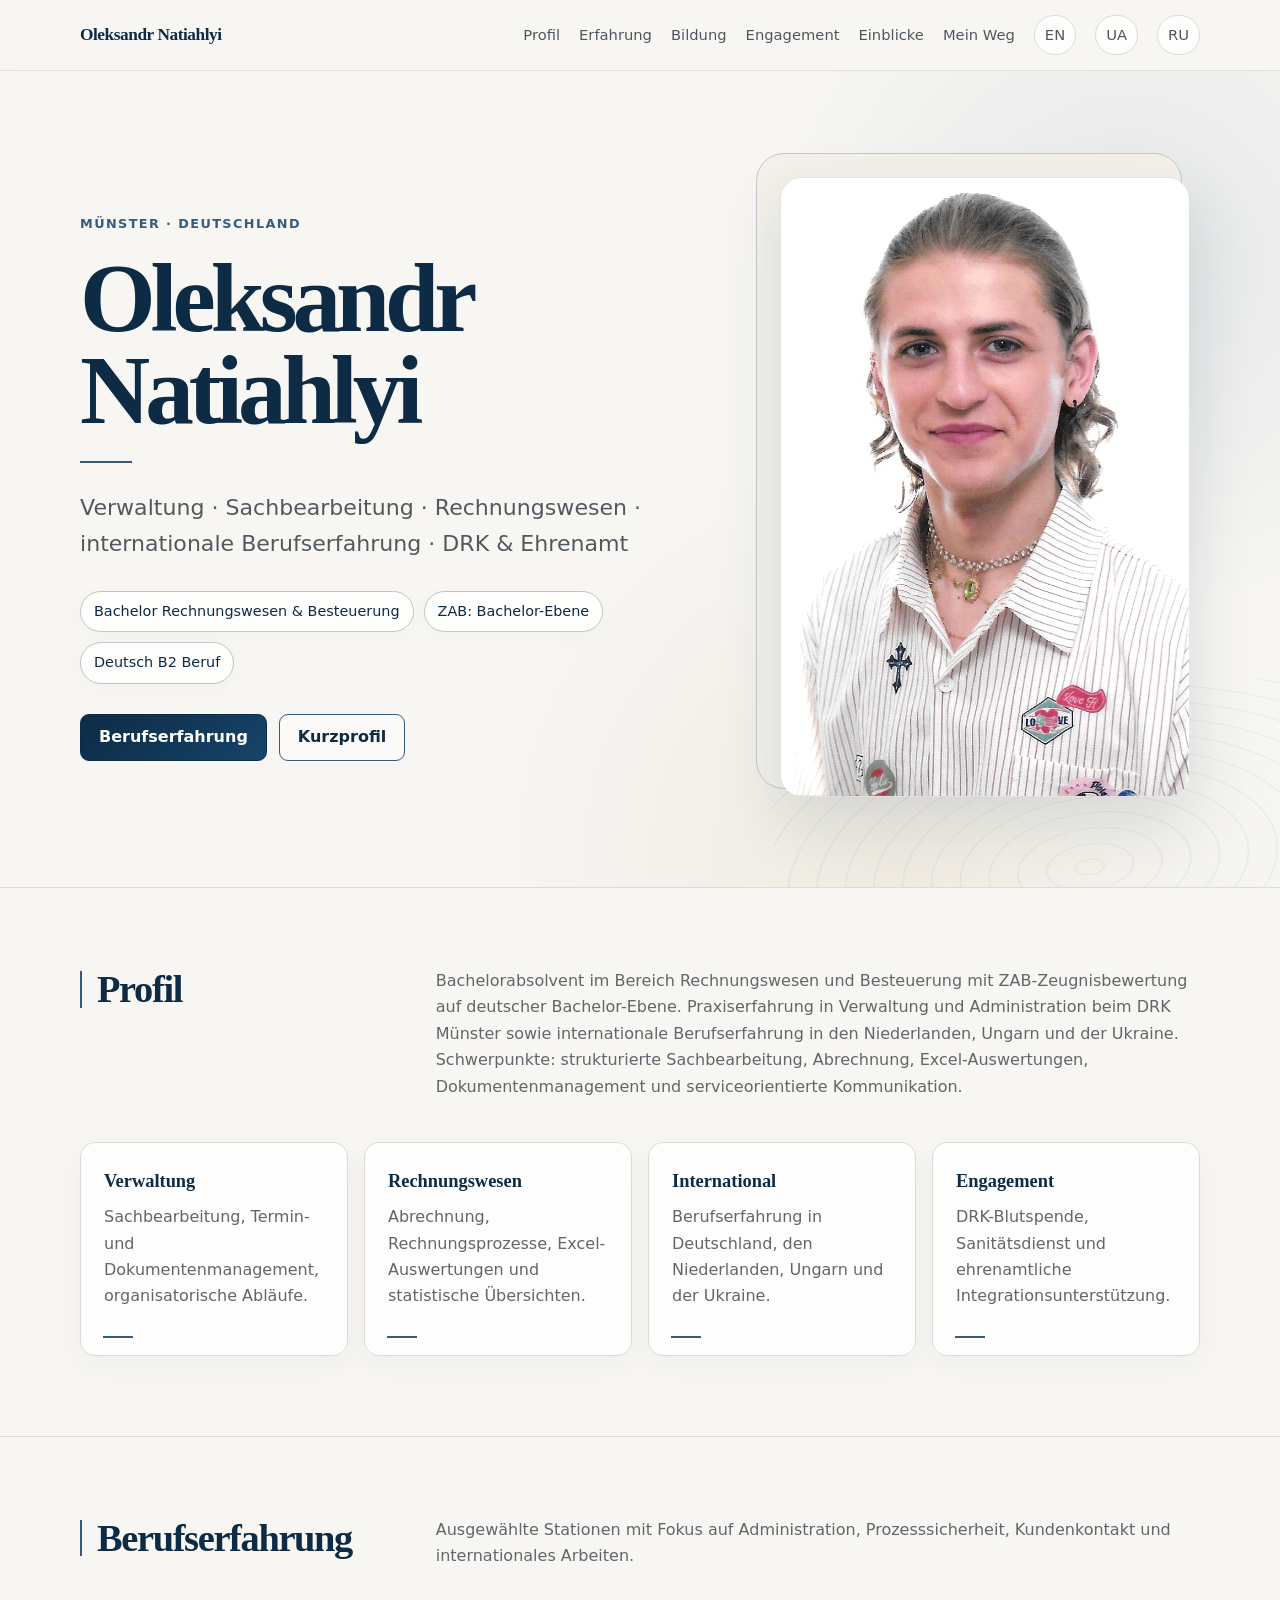
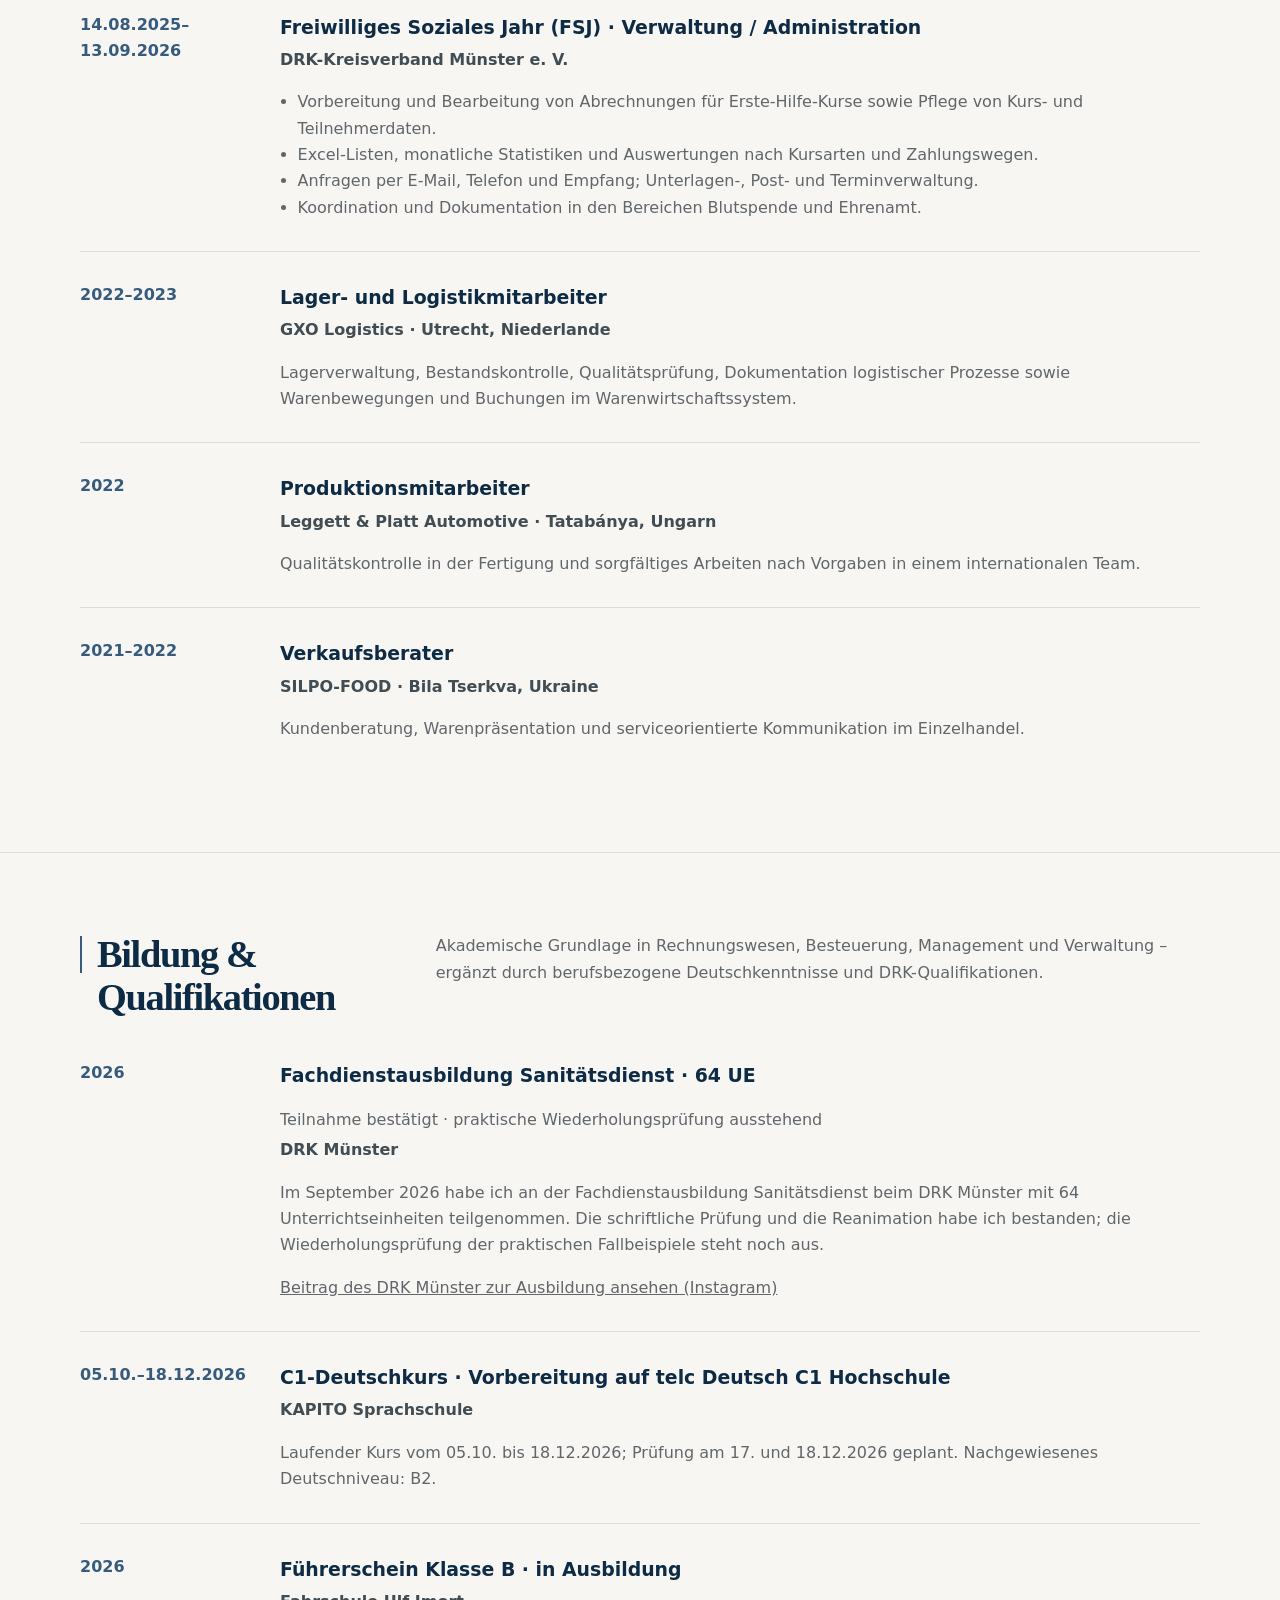
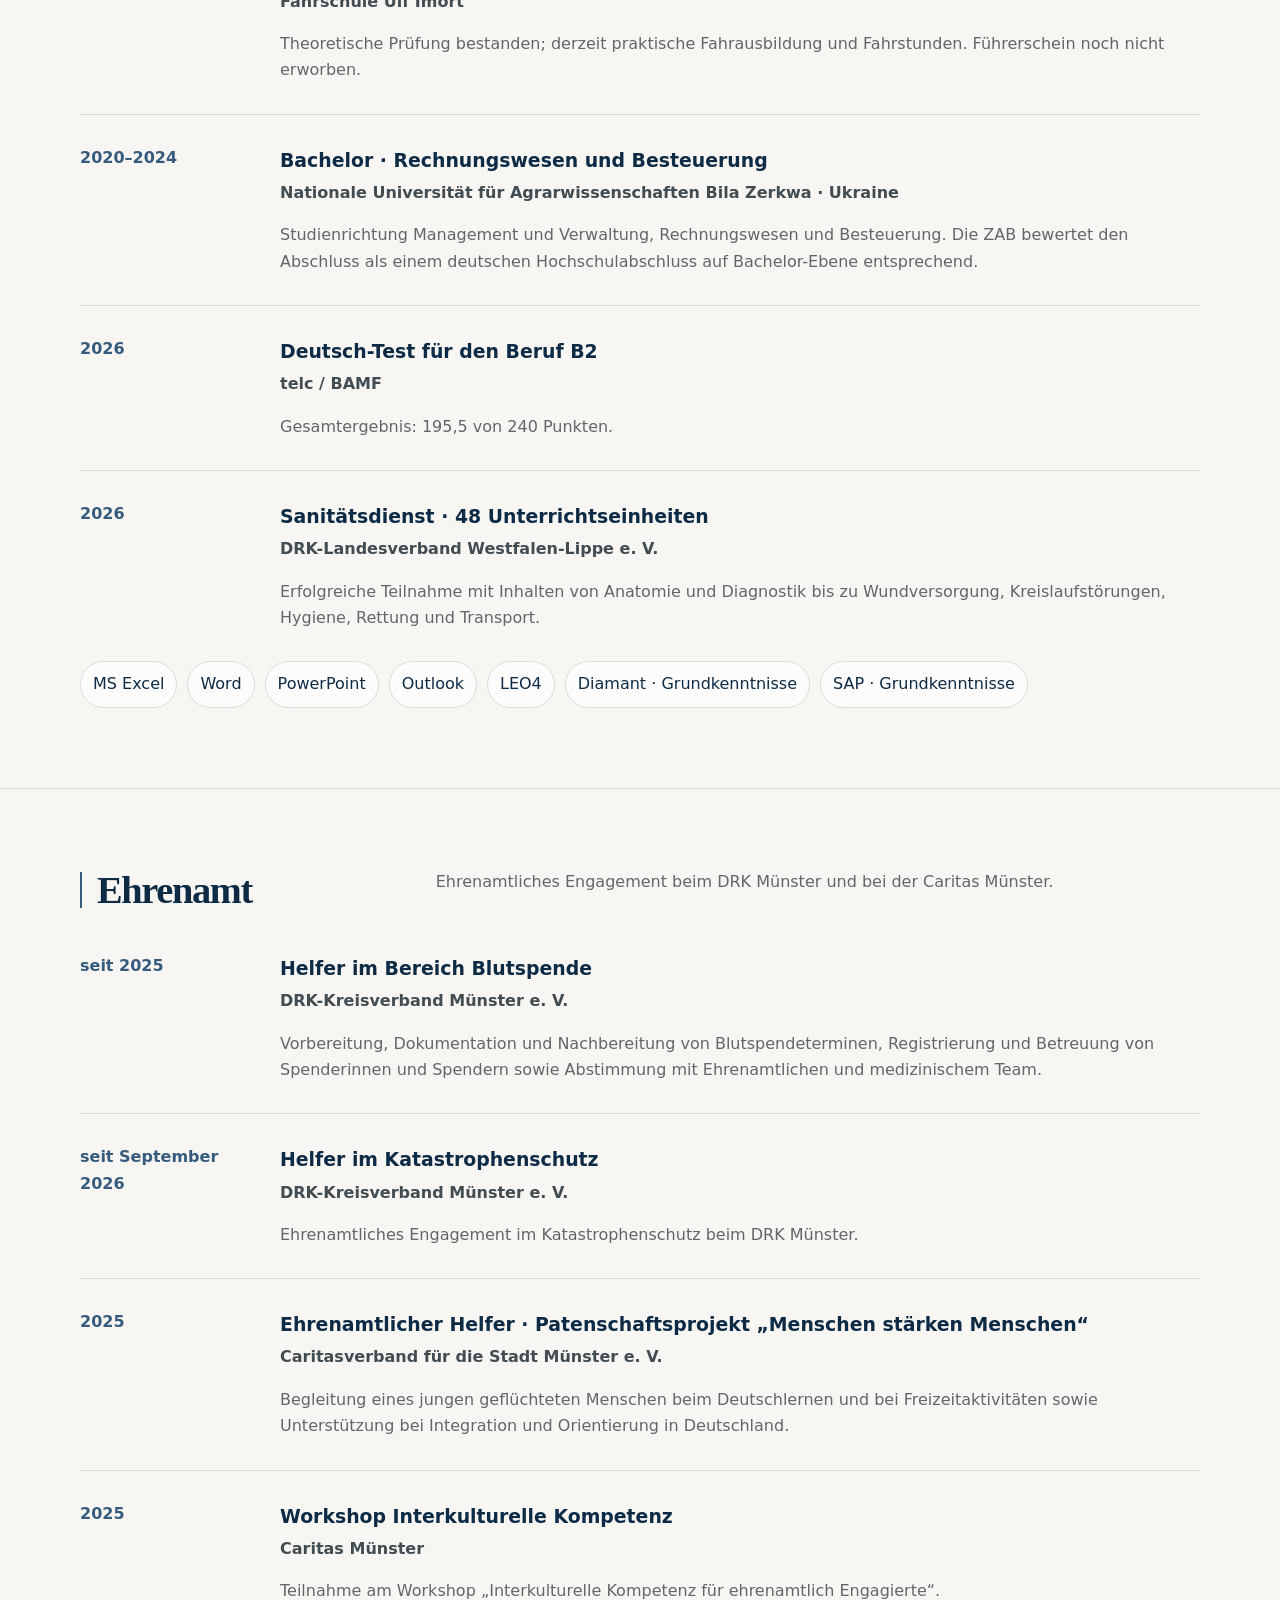
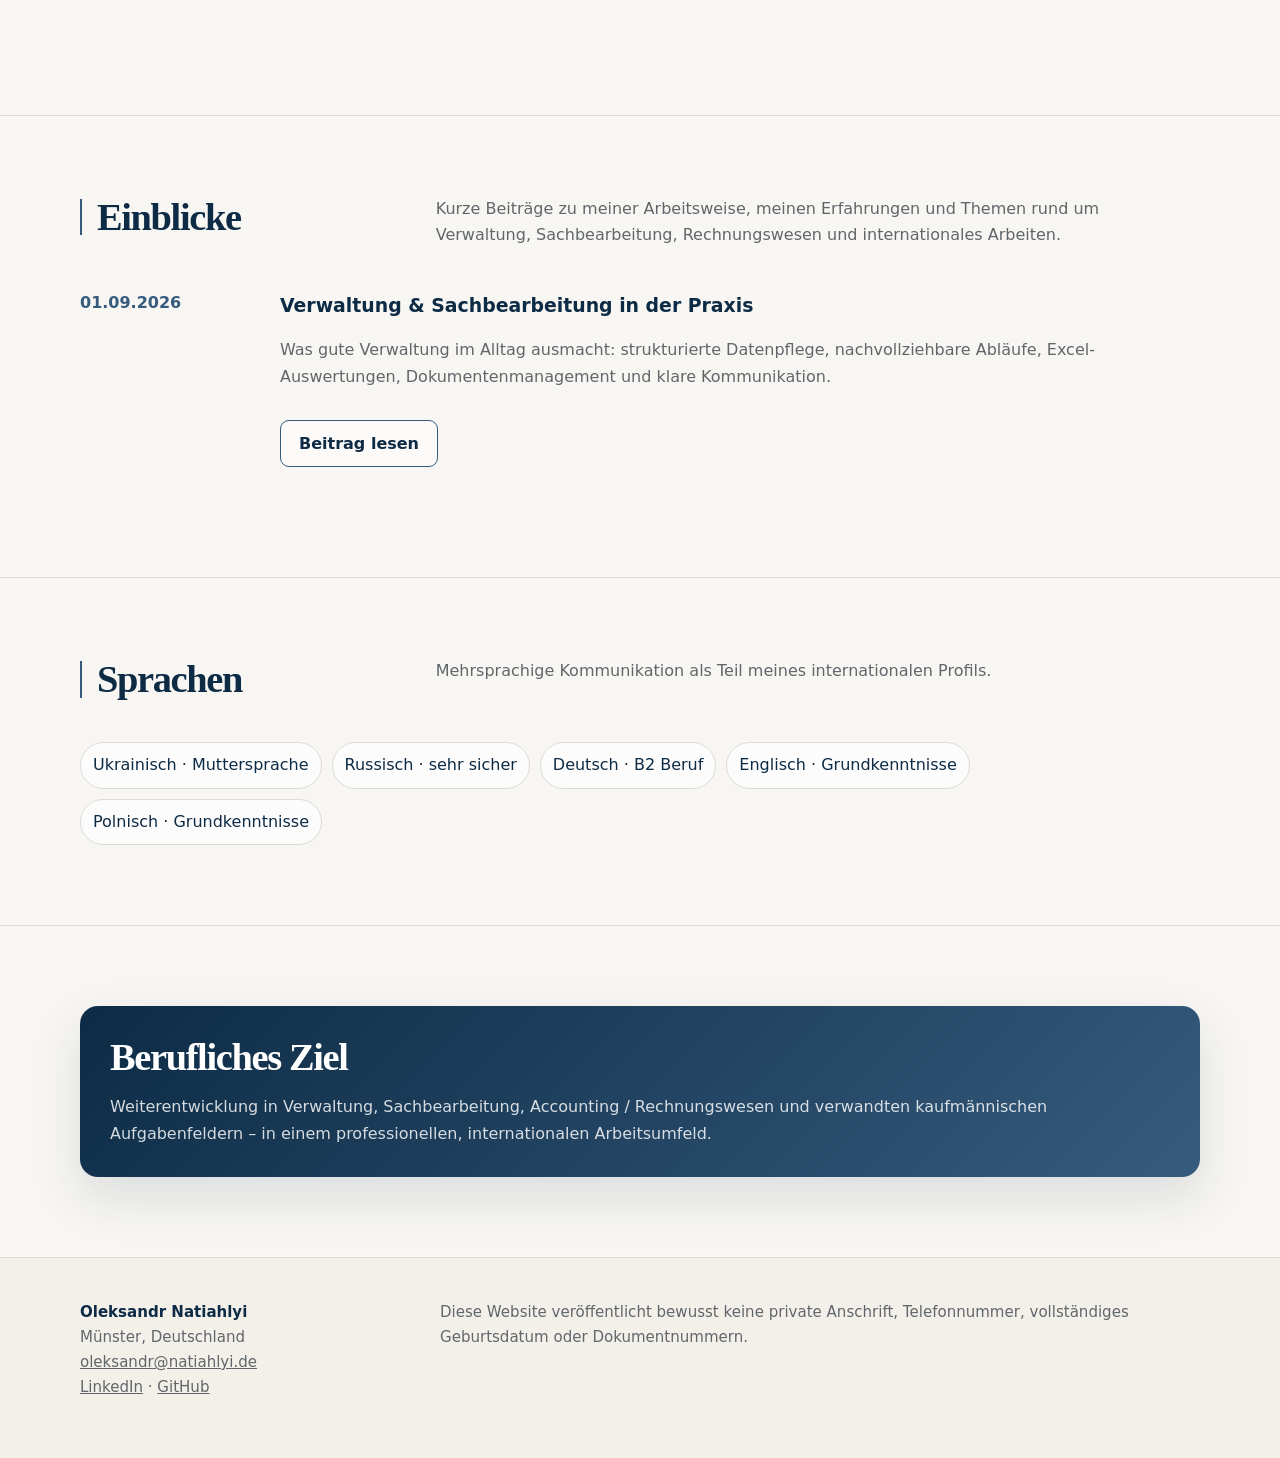
<file: index.html>
<!doctype html>
<html lang="de">
<head>
  <meta charset="utf-8">
  <meta name="viewport" content="width=device-width, initial-scale=1">
  <title>Oleksandr Natiahlyi | Verwaltung, Rechnungswesen & internationale Erfahrung</title>
  <meta name="description" content="Oleksandr Natiahlyi in Münster: Verwaltung, Sachbearbeitung, Rechnungswesen, internationale Berufserfahrung sowie Engagement beim DRK und bei der Caritas.">
  <meta name="robots" content="index,follow,max-image-preview:large">
  <meta name="theme-color" content="#f7f7f4">
  <link rel="icon" href="/favicon.ico" sizes="any">
<link rel="icon" type="image/png" href="/favicon.png">
<link rel="apple-touch-icon" href="/apple-touch-icon.png">
  <meta property="og:type" content="profile">
  <meta property="og:title" content="Oleksandr Natiahlyi | Verwaltung & Rechnungswesen">
  <meta property="og:description" content="Professionelles Profil von Oleksandr Natiahlyi: Verwaltung, Rechnungswesen, internationale Erfahrung, DRK und Ehrenamt.">
  <meta property="og:image" content="https://natiahlyi.de/social-preview.jpg">
<meta property="og:image:width" content="1200">
<meta property="og:image:height" content="630">
<meta property="og:image:alt" content="Oleksandr Natiahlyi – Verwaltung, Sachbearbeitung und Rechnungswesen in Münster">

<meta name="twitter:card" content="summary_large_image">
<meta name="twitter:title" content="Oleksandr Natiahlyi | Verwaltung & Rechnungswesen">
<meta name="twitter:description" content="Verwaltung · Sachbearbeitung · Rechnungswesen · internationale Berufserfahrung">
<meta name="twitter:image" content="https://natiahlyi.de/social-preview.jpg">
  <link rel="canonical" href="https://natiahlyi.de/">
  <link rel="alternate" hreflang="de" href="https://natiahlyi.de/">
  <link rel="alternate" hreflang="en" href="https://natiahlyi.de/en/">
  <link rel="alternate" hreflang="uk" href="https://natiahlyi.de/uk/">
  <link rel="alternate" hreflang="ru" href="https://natiahlyi.de/ru/">
  <link rel="alternate" hreflang="x-default" href="https://natiahlyi.de/">
  <link rel="stylesheet" href="style.css">
  <script type="application/ld+json">
  {
    "@context": "https://schema.org",
    "@type": "ProfilePage",
    "mainEntity": {
      "@type": "Person",
      "@id": "https://natiahlyi.de/#oleksandr-natiahlyi",
      "name": "Oleksandr Natiahlyi",
      "url": "https://natiahlyi.de/",
      "email": "mailto:oleksandr@natiahlyi.de",
      "sameAs": [
        "https://www.linkedin.com/in/oleksandr-natiahlyi",
        "https://github.com/oleksandr-natiahlyi"
      ],
      "description": "Bachelorabsolvent mit Schwerpunkt Rechnungswesen und Besteuerung sowie Erfahrung in Verwaltung, Sachbearbeitung, internationaler Logistik und ehrenamtlichem Engagement in Münster."
    }
  }
  </script>
  <meta property="og:url" content="https://natiahlyi.de/">
</head>
<body>
  <a class="skip-link" href="#main">Zum Inhalt</a>
  <header class="site-header">
    <div class="container nav">
      <a class="brand" href="/">Oleksandr Natiahlyi</a>
      <nav class="nav-links" aria-label="Hauptnavigation">
        <a href="#profil">Profil</a>
        <a href="#erfahrung">Erfahrung</a>
        <a href="#bildung">Bildung</a>
        <a href="#engagement">Engagement</a>
        <a href="#einblicke">Einblicke</a>
        <a href="/mein-weg.html">Mein Weg</a>
        <a class="lang" href="en/" lang="en" hreflang="en">EN</a>
        <a class="lang" href="uk/" lang="uk" hreflang="uk">UA</a>
        <a class="lang" href="ru/" lang="ru" hreflang="ru">RU</a>
      </nav>
    </div>
  </header>

  <main id="main">
    <section class="hero">
      <div class="container hero-grid">
        <div>
          <p class="eyebrow">Münster · Deutschland</p>
          <h1>Oleksandr Natiahlyi</h1>
          <p class="lead">Verwaltung · Sachbearbeitung · Rechnungswesen · internationale Berufserfahrung · DRK &amp; Ehrenamt</p>
          <div class="meta" aria-label="Kernprofil">
            <span class="pill">Bachelor Rechnungswesen &amp; Besteuerung</span>
            <span class="pill">ZAB: Bachelor-Ebene</span>
            <span class="pill">Deutsch B2 Beruf</span>
          </div>
          <div class="actions">
            <a class="button primary" href="#erfahrung">Berufserfahrung</a>
            <a class="button secondary" href="#profil">Kurzprofil</a>
          </div>
        </div>
        <div class="portrait-wrap">
          <img class="portrait" src="oleksandr-natiahlyi.jpeg" alt="Porträt von Oleksandr Natiahlyi" width="784" height="1120">
        </div>
      </div>
    </section>

    <section class="section" id="profil">
      <div class="container">
        <div class="section-head">
          <h2>Profil</h2>
          <p class="section-intro">Bachelorabsolvent im Bereich Rechnungswesen und Besteuerung mit ZAB-Zeugnisbewertung auf deutscher Bachelor-Ebene. Praxiserfahrung in Verwaltung und Administration beim DRK Münster sowie internationale Berufserfahrung in den Niederlanden, Ungarn und der Ukraine. Schwerpunkte: strukturierte Sachbearbeitung, Abrechnung, Excel-Auswertungen, Dokumentenmanagement und serviceorientierte Kommunikation.</p>
        </div>
        <div class="profile-grid">
          <article class="card"><h3>Verwaltung</h3><p>Sachbearbeitung, Termin- und Dokumentenmanagement, organisatorische Abläufe.</p></article>
          <article class="card"><h3>Rechnungswesen</h3><p>Abrechnung, Rechnungsprozesse, Excel-Auswertungen und statistische Übersichten.</p></article>
          <article class="card"><h3>International</h3><p>Berufserfahrung in Deutschland, den Niederlanden, Ungarn und der Ukraine.</p></article>
          <article class="card"><h3>Engagement</h3><p>DRK-Blutspende, Sanitätsdienst und ehrenamtliche Integrationsunterstützung.</p></article>
        </div>
      </div>
    </section>

    <section class="section" id="erfahrung">
      <div class="container">
        <div class="section-head">
          <h2>Berufserfahrung</h2>
          <p class="section-intro">Ausgewählte Stationen mit Fokus auf Administration, Prozesssicherheit, Kundenkontakt und internationales Arbeiten.</p>
        </div>
        <div class="timeline">
          <article class="item">
            <time>14.08.2025–13.09.2026</time>
            <div>
              <h3>Freiwilliges Soziales Jahr (FSJ) · Verwaltung / Administration</h3>
              <p class="org">DRK-Kreisverband Münster e. V.</p>
              <ul>
                <li>Vorbereitung und Bearbeitung von Abrechnungen für Erste-Hilfe-Kurse sowie Pflege von Kurs- und Teilnehmerdaten.</li>
                <li>Excel-Listen, monatliche Statistiken und Auswertungen nach Kursarten und Zahlungswegen.</li>
                <li>Anfragen per E-Mail, Telefon und Empfang; Unterlagen-, Post- und Terminverwaltung.</li>
                <li>Koordination und Dokumentation in den Bereichen Blutspende und Ehrenamt.</li>
              </ul>
            </div>
          </article>
          <article class="item">
            <time>2022–2023</time>
            <div>
              <h3>Lager- und Logistikmitarbeiter</h3>
              <p class="org">GXO Logistics · Utrecht, Niederlande</p>
              <p>Lagerverwaltung, Bestandskontrolle, Qualitätsprüfung, Dokumentation logistischer Prozesse sowie Warenbewegungen und Buchungen im Warenwirtschaftssystem.</p>
            </div>
          </article>
          <article class="item">
            <time>2022</time>
            <div>
              <h3>Produktionsmitarbeiter</h3>
              <p class="org">Leggett &amp; Platt Automotive · Tatabánya, Ungarn</p>
              <p>Qualitätskontrolle in der Fertigung und sorgfältiges Arbeiten nach Vorgaben in einem internationalen Team.</p>
            </div>
          </article>
          <article class="item">
            <time>2021–2022</time>
            <div>
              <h3>Verkaufsberater</h3>
              <p class="org">SILPO-FOOD · Bila Tserkva, Ukraine</p>
              <p>Kundenberatung, Warenpräsentation und serviceorientierte Kommunikation im Einzelhandel.</p>
            </div>
          </article>
        </div>
      </div>
    </section>

    <section class="section" id="bildung">
      <div class="container">
        <div class="section-head">
          <h2>Bildung &amp; Qualifikationen</h2>
          <p class="section-intro">Akademische Grundlage in Rechnungswesen, Besteuerung, Management und Verwaltung – ergänzt durch berufsbezogene Deutschkenntnisse und DRK-Qualifikationen.</p>
        </div>
        <div class="timeline">
          <article class="item"><time>2026</time><div><h3>Fachdienstausbildung Sanitätsdienst · 64 UE</h3><p>Teilnahme bestätigt · praktische Wiederholungsprüfung ausstehend</p><p class="org">DRK Münster</p><p>Im September 2026 habe ich an der Fachdienstausbildung Sanitätsdienst beim DRK Münster mit 64 Unterrichtseinheiten teilgenommen. Die schriftliche Prüfung und die Reanimation habe ich bestanden; die Wiederholungsprüfung der praktischen Fallbeispiele steht noch aus.</p><p><a href="https://www.instagram.com/p/DebWsPXl6uc/">Beitrag des DRK Münster zur Ausbildung ansehen (Instagram)</a></p></div></article>

          <article class="item"><time>05.10.–18.12.2026</time><div><h3>C1-Deutschkurs · Vorbereitung auf telc Deutsch C1 Hochschule</h3><p class="org">KAPITO Sprachschule</p><p>Laufender Kurs vom 05.10. bis 18.12.2026; Prüfung am 17. und 18.12.2026 geplant. Nachgewiesenes Deutschniveau: B2.</p></div></article>
          <article class="item"><time>2026</time><div><h3>Führerschein Klasse B · in Ausbildung</h3><p class="org">Fahrschule Ulf Imort</p><p>Theoretische Prüfung bestanden; derzeit praktische Fahrausbildung und Fahrstunden. Führerschein noch nicht erworben.</p></div></article>

          <article class="item">
            <time>2020–2024</time>
            <div>
              <h3>Bachelor · Rechnungswesen und Besteuerung</h3>
              <p class="org">Nationale Universität für Agrarwissenschaften Bila Zerkwa · Ukraine</p>
              <p>Studienrichtung Management und Verwaltung, Rechnungswesen und Besteuerung. Die ZAB bewertet den Abschluss als einem deutschen Hochschulabschluss auf Bachelor-Ebene entsprechend.</p>
            </div>
          </article>
          <article class="item">
            <time>2026</time>
            <div>
              <h3>Deutsch-Test für den Beruf B2</h3>
              <p class="org">telc / BAMF</p>
              <p>Gesamtergebnis: 195,5 von 240 Punkten.</p>
            </div>
          </article>
          <article class="item">
            <time>2026</time>
            <div>
              <h3>Sanitätsdienst · 48 Unterrichtseinheiten</h3>
              <p class="org">DRK-Landesverband Westfalen-Lippe e. V.</p>
              <p>Erfolgreiche Teilnahme mit Inhalten von Anatomie und Diagnostik bis zu Wundversorgung, Kreislaufstörungen, Hygiene, Rettung und Transport.</p>
            </div>
          </article>
        </div>
        <div class="skill-list" aria-label="Kenntnisse">
          <span class="skill">MS Excel</span><span class="skill">Word</span><span class="skill">PowerPoint</span><span class="skill">Outlook</span><span class="skill">LEO4</span><span class="skill">Diamant · Grundkenntnisse</span><span class="skill">SAP · Grundkenntnisse</span>
        </div>
      </div>
    </section>
<section class="section" id="engagement">
  <div class="container">
    <div class="section-head">
      <h2>Ehrenamt</h2>
      <p class="section-intro">Ehrenamtliches Engagement beim DRK Münster und bei der Caritas Münster.</p>
    </div>

    <div class="timeline">
      


      <article class="item">
        <time>seit 2025</time>
        <div>
          <h3>Helfer im Bereich Blutspende</h3>
          <p class="org">DRK-Kreisverband Münster e. V.</p>
          <p>Vorbereitung, Dokumentation und Nachbereitung von Blutspendeterminen, Registrierung und Betreuung von Spenderinnen und Spendern sowie Abstimmung mit Ehrenamtlichen und medizinischem Team.</p>
        </div>
      </article>

      <article class="item">
        <time>seit September 2026</time>
        <div>
          <h3>Helfer im Katastrophenschutz</h3>
          <p class="org">DRK-Kreisverband Münster e. V.</p>
          <p>Ehrenamtliches Engagement im Katastrophenschutz beim DRK Münster.</p>
        </div>
      </article>

      <article class="item">
        <time>2025</time>
        <div>
          <h3>Ehrenamtlicher Helfer · Patenschaftsprojekt „Menschen stärken Menschen“</h3>
          <p class="org">Caritasverband für die Stadt Münster e. V.</p>
          <p>Begleitung eines jungen geflüchteten Menschen beim Deutschlernen und bei Freizeitaktivitäten sowie Unterstützung bei Integration und Orientierung in Deutschland.</p>
        </div>
      </article>

      <article class="item">
        <time>2025</time>
        <div>
          <h3>Workshop Interkulturelle Kompetenz</h3>
          <p class="org">Caritas Münster</p>
          <p>Teilnahme am Workshop „Interkulturelle Kompetenz für ehrenamtlich Engagierte“.</p>
        </div>
      </article>

    </div>
  </div>
</section>

    <section class="section" id="einblicke">
      <div class="container">
        <div class="section-head">
          <h2>Einblicke</h2>
          <p class="section-intro">Kurze Beiträge zu meiner Arbeitsweise, meinen Erfahrungen und Themen rund um Verwaltung, Sachbearbeitung, Rechnungswesen und internationales Arbeiten.</p>
        </div>
        <div class="timeline">
          <article class="item">
            <time>01.09.2026</time>
            <div>
              <h3>Verwaltung &amp; Sachbearbeitung in der Praxis</h3>
              <p>Was gute Verwaltung im Alltag ausmacht: strukturierte Datenpflege, nachvollziehbare Abläufe, Excel-Auswertungen, Dokumentenmanagement und klare Kommunikation.</p>
              <div class="actions">
                <a class="button secondary" href="verwaltung-sachbearbeitung.html">Beitrag lesen</a>
              </div>
            </div>
          </article>
        </div>
      </div>
    </section>

    <section class="section" id="sprachen">
      <div class="container">
        <div class="section-head">
          <h2>Sprachen</h2>
          <p class="section-intro">Mehrsprachige Kommunikation als Teil meines internationalen Profils.</p>
        </div>
        <div class="skill-list" aria-label="Sprachkenntnisse">
          <span class="skill">Ukrainisch · Muttersprache</span>
          <span class="skill">Russisch · sehr sicher</span>
          <span class="skill">Deutsch · B2 Beruf</span>
          <span class="skill">Englisch · Grundkenntnisse</span>
          <span class="skill">Polnisch · Grundkenntnisse</span>
        </div>
      </div>
    </section>

    <section class="section">
      <div class="container">
        <div class="highlight">
          <h2>Berufliches Ziel</h2>
          <p>Weiterentwicklung in Verwaltung, Sachbearbeitung, Accounting / Rechnungswesen und verwandten kaufmännischen Aufgabenfeldern – in einem professionellen, internationalen Arbeitsumfeld.</p>
        </div>
      </div>
    </section>
  </main>

  <footer class="footer">
    <div class="container footer-grid">
      <div><strong>Oleksandr Natiahlyi</strong><br>Münster, Deutschland<br><a href="mailto:oleksandr@natiahlyi.de">oleksandr@natiahlyi.de</a><br><a href="https://www.linkedin.com/in/oleksandr-natiahlyi/">LinkedIn</a> · <a href="https://github.com/oleksandr-natiahlyi">GitHub</a></div>
      <div class="note">Diese Website veröffentlicht bewusst keine private Anschrift, Telefonnummer, vollständiges Geburtsdatum oder Dokumentnummern.</div>
    </div>
  </footer>
</body>
</html>
</file>
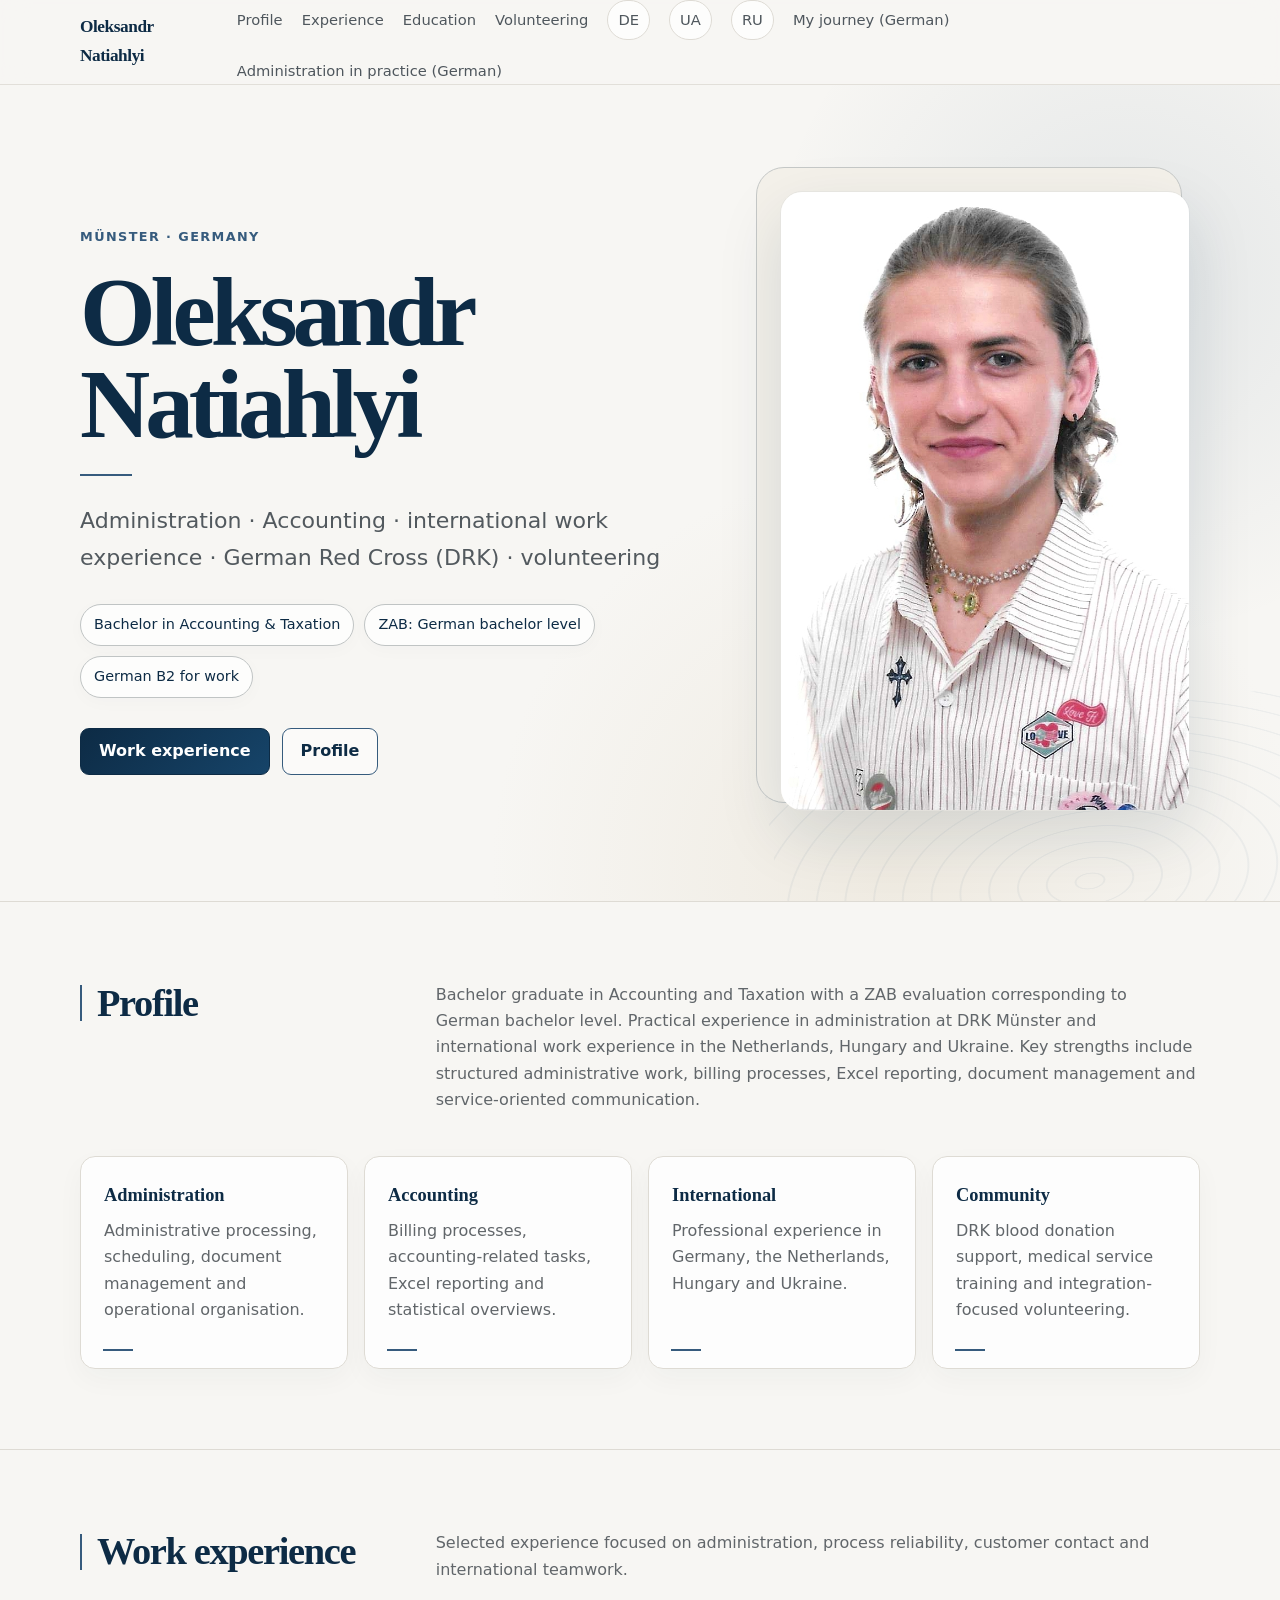
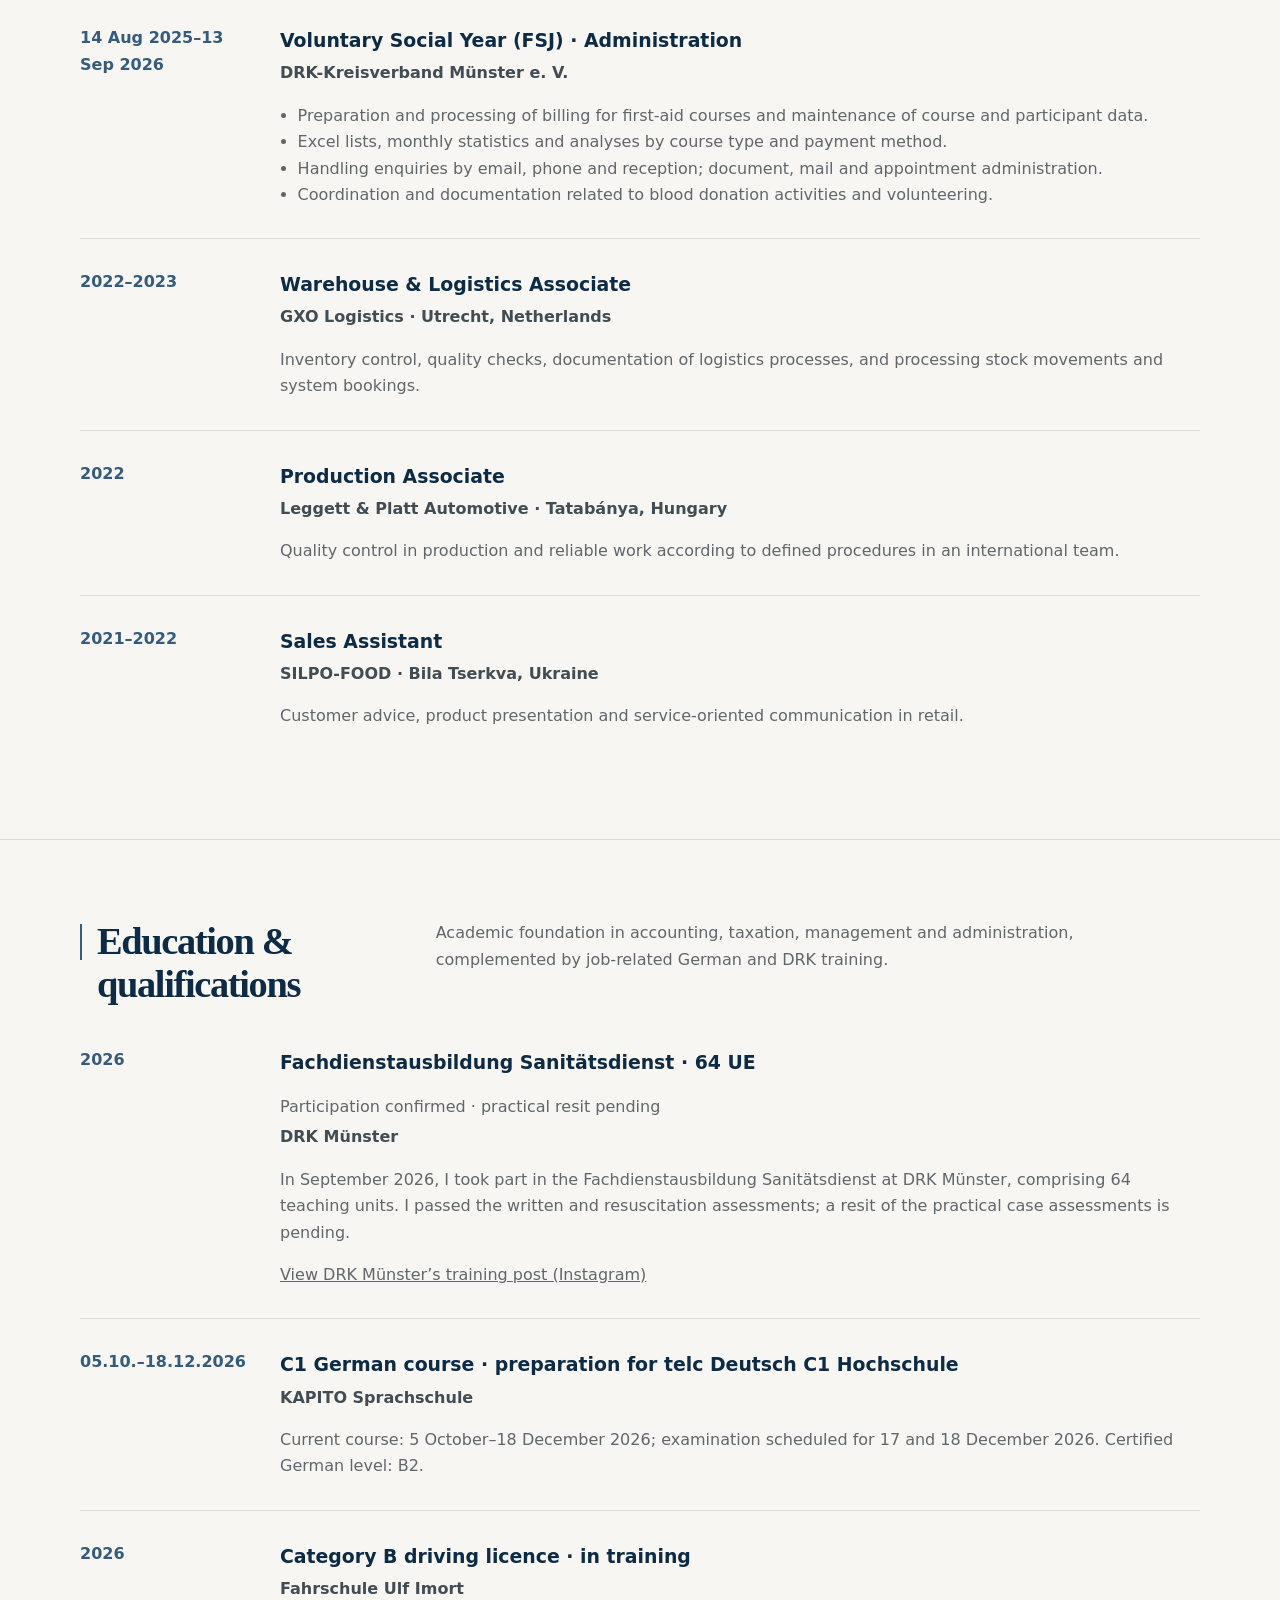
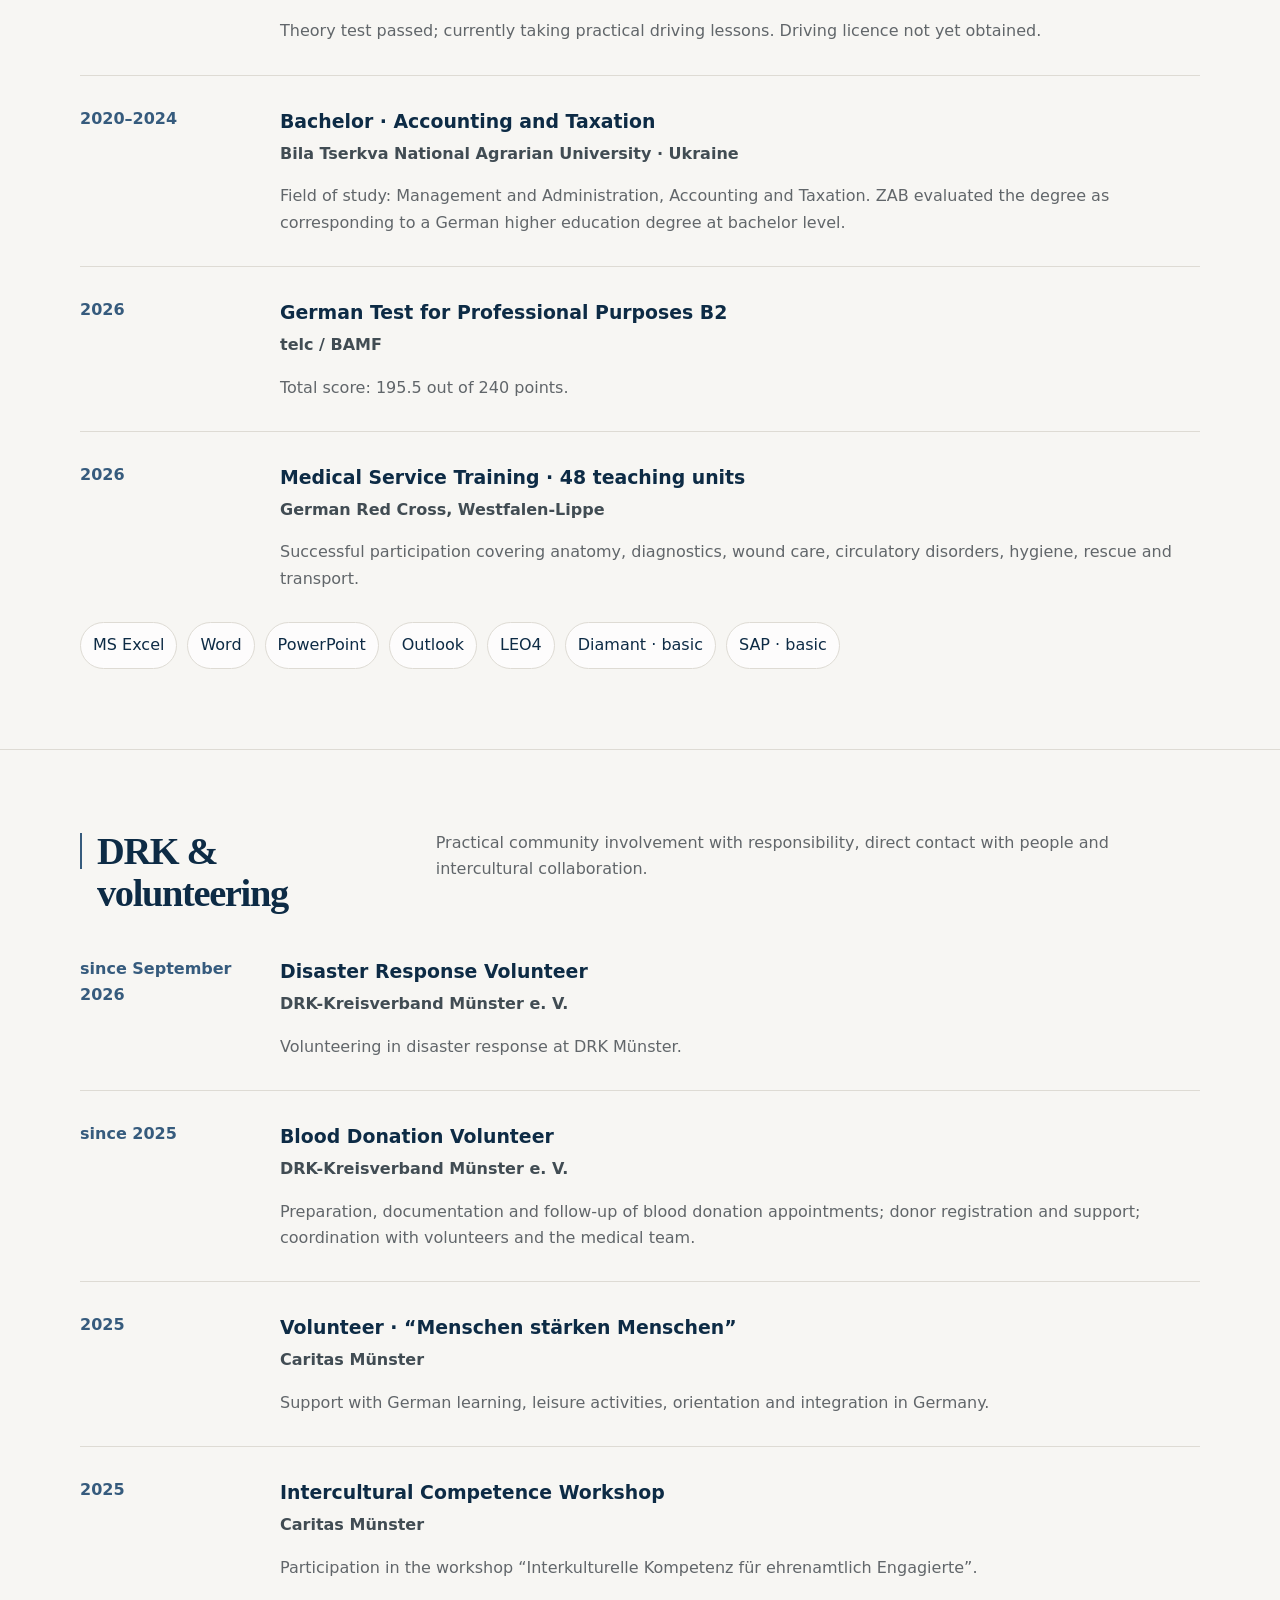
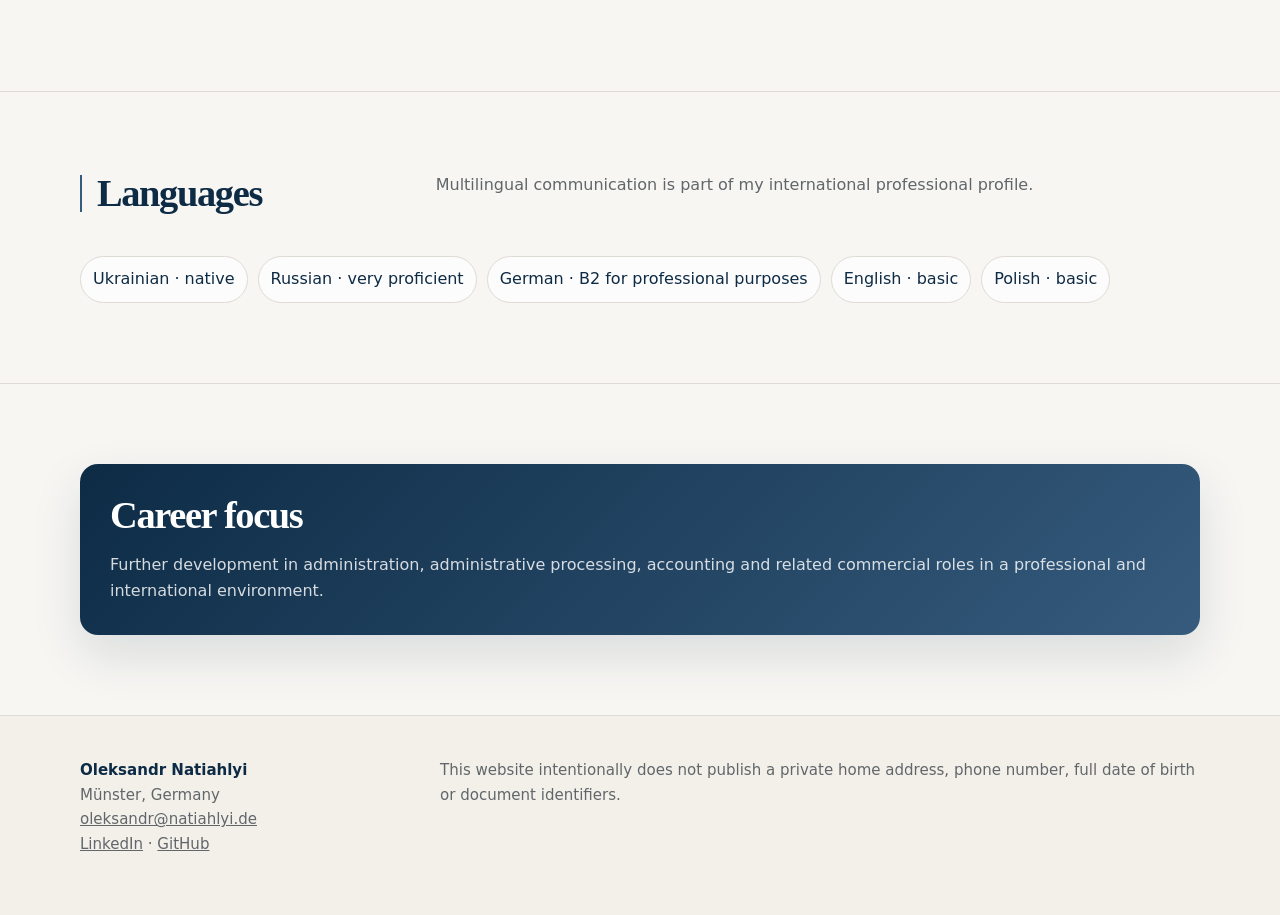
<file: en/index.html>
<!doctype html>
<html lang="en">
<head>
  <meta charset="utf-8">
  <meta name="viewport" content="width=device-width, initial-scale=1">
  <title>Oleksandr Natiahlyi | Administration, Accounting & International Experience</title>
  <meta name="description" content="Oleksandr Natiahlyi in Münster, Germany: administration, accounting, international work experience, DRK involvement and volunteering.">
  <meta name="robots" content="index,follow,max-image-preview:large">
  <meta name="theme-color" content="#f7f7f4">
  <link rel="icon" href="/favicon.ico" sizes="any">
<link rel="icon" type="image/png" href="/favicon.png">
<link rel="apple-touch-icon" href="/apple-touch-icon.png">
  <meta property="og:type" content="profile">
  <meta property="og:title" content="Oleksandr Natiahlyi | Administration & Accounting">
  <meta property="og:description" content="Professional profile of Oleksandr Natiahlyi: administration, accounting, international experience, DRK and volunteering.">
  <link rel="canonical" href="https://natiahlyi.de/en/">
  <link rel="alternate" hreflang="de" href="https://natiahlyi.de/">
  <link rel="alternate" hreflang="en" href="https://natiahlyi.de/en/">
  <link rel="alternate" hreflang="uk" href="https://natiahlyi.de/uk/">
  <link rel="alternate" hreflang="ru" href="https://natiahlyi.de/ru/">
  <link rel="alternate" hreflang="x-default" href="https://natiahlyi.de/">
  <link rel="stylesheet" href="../style.css">
  <script type="application/ld+json">
  {
    "@context": "https://schema.org",
    "@type": "ProfilePage",
 
    "mainEntity": {
      "@type": "Person",
      "@id": "https://natiahlyi.de/#oleksandr-natiahlyi",
      "name": "Oleksandr Natiahlyi",
      "url": "https://natiahlyi.de/",
      "email": "mailto:oleksandr@natiahlyi.de",
      "description": "Bachelor graduate in Accounting and Taxation with experience in administration, international logistics and volunteering in Münster, Germany."
    }
  }
  </script>
  <meta property="og:url" content="https://natiahlyi.de/en/">

  <meta property="og:image" content="https://natiahlyi.de/social-preview.jpg">
  <meta name="twitter:card" content="summary_large_image">
  <meta name="twitter:image" content="https://natiahlyi.de/social-preview.jpg">
</head>
<body>
  <a class="skip-link" href="#main">Skip to content</a>
  <header class="site-header">
    <div class="container nav">
      <a class="brand" href="./">Oleksandr Natiahlyi</a>
      <nav class="nav-links" aria-label="Main navigation">
        <a href="#profile">Profile</a>
        <a href="#experience">Experience</a>
        <a href="#education">Education</a>
        <a href="#volunteering">Volunteering</a>
        <a class="lang" href="../" lang="de" hreflang="de">DE</a>
        <a class="lang" href="../uk/" lang="uk" hreflang="uk">UA</a>
        <a class="lang" href="../ru/" lang="ru" hreflang="ru">RU</a>
      <a href="/mein-weg.html" lang="de">My journey (German)</a><a href="/verwaltung-sachbearbeitung.html" lang="de">Administration in practice (German)</a></nav>
    </div>
  </header>

  <main id="main">
    <section class="hero">
      <div class="container hero-grid">
        <div>
          <p class="eyebrow">Münster · Germany</p>
          <h1>Oleksandr Natiahlyi</h1>
          <p class="lead">Administration · Accounting · international work experience · German Red Cross (DRK) · volunteering</p>
          <div class="meta" aria-label="Core profile">
            <span class="pill">Bachelor in Accounting &amp; Taxation</span>
            <span class="pill">ZAB: German bachelor level</span>
            <span class="pill">German B2 for work</span>
          </div>
          <div class="actions">
            <a class="button primary" href="#experience">Work experience</a>
            <a class="button secondary" href="#profile">Profile</a>
          </div>
        </div>
        <div class="portrait-wrap">
          <img class="portrait" src="../oleksandr-natiahlyi.jpeg" alt="Portrait of Oleksandr Natiahlyi" width="784" height="1120">
        </div>
      </div>
    </section>

    <section class="section" id="profile">
      <div class="container">
        <div class="section-head">
          <h2>Profile</h2>
          <p class="section-intro">Bachelor graduate in Accounting and Taxation with a ZAB evaluation corresponding to German bachelor level. Practical experience in administration at DRK Münster and international work experience in the Netherlands, Hungary and Ukraine. Key strengths include structured administrative work, billing processes, Excel reporting, document management and service-oriented communication.</p>
        </div>
        <div class="profile-grid">
          <article class="card"><h3>Administration</h3><p>Administrative processing, scheduling, document management and operational organisation.</p></article>
          <article class="card"><h3>Accounting</h3><p>Billing processes, accounting-related tasks, Excel reporting and statistical overviews.</p></article>
          <article class="card"><h3>International</h3><p>Professional experience in Germany, the Netherlands, Hungary and Ukraine.</p></article>
          <article class="card"><h3>Community</h3><p>DRK blood donation support, medical service training and integration-focused volunteering.</p></article>
        </div>
      </div>
    </section>

    <section class="section" id="experience">
      <div class="container">
        <div class="section-head">
          <h2>Work experience</h2>
          <p class="section-intro">Selected experience focused on administration, process reliability, customer contact and international teamwork.</p>
        </div>
        <div class="timeline">
          <article class="item">
            <time>14 Aug 2025–13 Sep 2026</time>
            <div>
              <h3>Voluntary Social Year (FSJ) · Administration</h3>
              <p class="org">DRK-Kreisverband Münster e. V.</p>
              <ul>
                <li>Preparation and processing of billing for first-aid courses and maintenance of course and participant data.</li>
                <li>Excel lists, monthly statistics and analyses by course type and payment method.</li>
                <li>Handling enquiries by email, phone and reception; document, mail and appointment administration.</li>
                <li>Coordination and documentation related to blood donation activities and volunteering.</li>
              </ul>
            </div>
          </article>
          <article class="item">
            <time>2022–2023</time>
            <div>
              <h3>Warehouse &amp; Logistics Associate</h3>
              <p class="org">GXO Logistics · Utrecht, Netherlands</p>
              <p>Inventory control, quality checks, documentation of logistics processes, and processing stock movements and system bookings.</p>
            </div>
          </article>
          <article class="item">
            <time>2022</time>
            <div>
              <h3>Production Associate</h3>
              <p class="org">Leggett &amp; Platt Automotive · Tatabánya, Hungary</p>
              <p>Quality control in production and reliable work according to defined procedures in an international team.</p>
            </div>
          </article>
          <article class="item">
            <time>2021–2022</time>
            <div>
              <h3>Sales Assistant</h3>
              <p class="org">SILPO-FOOD · Bila Tserkva, Ukraine</p>
              <p>Customer advice, product presentation and service-oriented communication in retail.</p>
            </div>
          </article>
        </div>
      </div>
    </section>

    <section class="section" id="education">
      <div class="container">
        <div class="section-head">
          <h2>Education &amp; qualifications</h2>
          <p class="section-intro">Academic foundation in accounting, taxation, management and administration, complemented by job-related German and DRK training.</p>
        </div>
        <div class="timeline">
          <article class="item"><time>2026</time><div><h3>Fachdienstausbildung Sanitätsdienst · 64 UE</h3><p>Participation confirmed · practical resit pending</p><p class="org">DRK Münster</p><p>In September 2026, I took part in the Fachdienstausbildung Sanitätsdienst at DRK Münster, comprising 64 teaching units. I passed the written and resuscitation assessments; a resit of the practical case assessments is pending.</p><p><a href="https://www.instagram.com/p/DebWsPXl6uc/">View DRK Münster’s training post (Instagram)</a></p></div></article>

          <article class="item"><time>05.10.–18.12.2026</time><div><h3>C1 German course · preparation for telc Deutsch C1 Hochschule</h3><p class="org">KAPITO Sprachschule</p><p>Current course: 5 October–18 December 2026; examination scheduled for 17 and 18 December 2026. Certified German level: B2.</p></div></article>
          <article class="item"><time>2026</time><div><h3>Category B driving licence · in training</h3><p class="org">Fahrschule Ulf Imort</p><p>Theory test passed; currently taking practical driving lessons. Driving licence not yet obtained.</p></div></article>

          <article class="item">
            <time>2020–2024</time>
            <div>
              <h3>Bachelor · Accounting and Taxation</h3>
              <p class="org">Bila Tserkva National Agrarian University · Ukraine</p>
              <p>Field of study: Management and Administration, Accounting and Taxation. ZAB evaluated the degree as corresponding to a German higher education degree at bachelor level.</p>
            </div>
          </article>
          <article class="item">
            <time>2026</time>
            <div>
              <h3>German Test for Professional Purposes B2</h3>
              <p class="org">telc / BAMF</p>
              <p>Total score: 195.5 out of 240 points.</p>
            </div>
          </article>
          <article class="item">
            <time>2026</time>
            <div>
              <h3>Medical Service Training · 48 teaching units</h3>
              <p class="org">German Red Cross, Westfalen-Lippe</p>
              <p>Successful participation covering anatomy, diagnostics, wound care, circulatory disorders, hygiene, rescue and transport.</p>
            </div>
          </article>
        </div>
        <div class="skill-list" aria-label="Skills">
          <span class="skill">MS Excel</span><span class="skill">Word</span><span class="skill">PowerPoint</span><span class="skill">Outlook</span><span class="skill">LEO4</span><span class="skill">Diamant · basic</span><span class="skill">SAP · basic</span>
        </div>
      </div>
    </section>

    <section class="section" id="volunteering">
      <div class="container">
        <div class="section-head">
          <h2>DRK &amp; volunteering</h2>
          <p class="section-intro">Practical community involvement with responsibility, direct contact with people and intercultural collaboration.</p>
        </div>
        <div class="timeline">
      
<article class="item"><time>since September 2026</time><div><h3>Disaster Response Volunteer</h3><p class="org">DRK-Kreisverband Münster e. V.</p><p>Volunteering in disaster response at DRK Münster.</p></div></article>

          <article class="item">
            <time>since 2025</time>
            <div>
              <h3>Blood Donation Volunteer</h3>
              <p class="org">DRK-Kreisverband Münster e. V.</p>
              <p>Preparation, documentation and follow-up of blood donation appointments; donor registration and support; coordination with volunteers and the medical team.</p>
            </div>
          </article>
          <article class="item">
            <time>2025</time>
            <div>
              <h3>Volunteer · “Menschen stärken Menschen”</h3>
              <p class="org">Caritas Münster</p>
              <p>Support with German learning, leisure activities, orientation and integration in Germany.</p>
            </div>
          </article>
          <article class="item">
            <time>2025</time>
            <div>
              <h3>Intercultural Competence Workshop</h3>
              <p class="org">Caritas Münster</p>
              <p>Participation in the workshop “Interkulturelle Kompetenz für ehrenamtlich Engagierte”.</p>
            </div>
          </article>
        </div>
      </div>
    </section>


    <section class="section" id="languages">
      <div class="container">
        <div class="section-head">
          <h2>Languages</h2>
          <p class="section-intro">Multilingual communication is part of my international professional profile.</p>
        </div>
        <div class="skill-list" aria-label="Language skills">
          <span class="skill">Ukrainian · native</span>
          <span class="skill">Russian · very proficient</span>
          <span class="skill">German · B2 for professional purposes</span>
          <span class="skill">English · basic</span>
          <span class="skill">Polish · basic</span>
        </div>
      </div>
    </section>

    <section class="section">
      <div class="container">
        <div class="highlight">
          <h2>Career focus</h2>
          <p>Further development in administration, administrative processing, accounting and related commercial roles in a professional and international environment.</p>
        </div>
      </div>
    </section>
  </main>

  <footer class="footer">
    <div class="container footer-grid">
      <div><strong>Oleksandr Natiahlyi</strong><br>Münster, Germany<br><a href="mailto:oleksandr@natiahlyi.de">oleksandr@natiahlyi.de</a><br><a href="https://www.linkedin.com/in/oleksandr-natiahlyi/">LinkedIn</a> · <a href="https://github.com/oleksandr-natiahlyi">GitHub</a></div>
      <div class="note">This website intentionally does not publish a private home address, phone number, full date of birth or document identifiers.</div>
    </div>
  </footer>
</body>
</html>
</file>
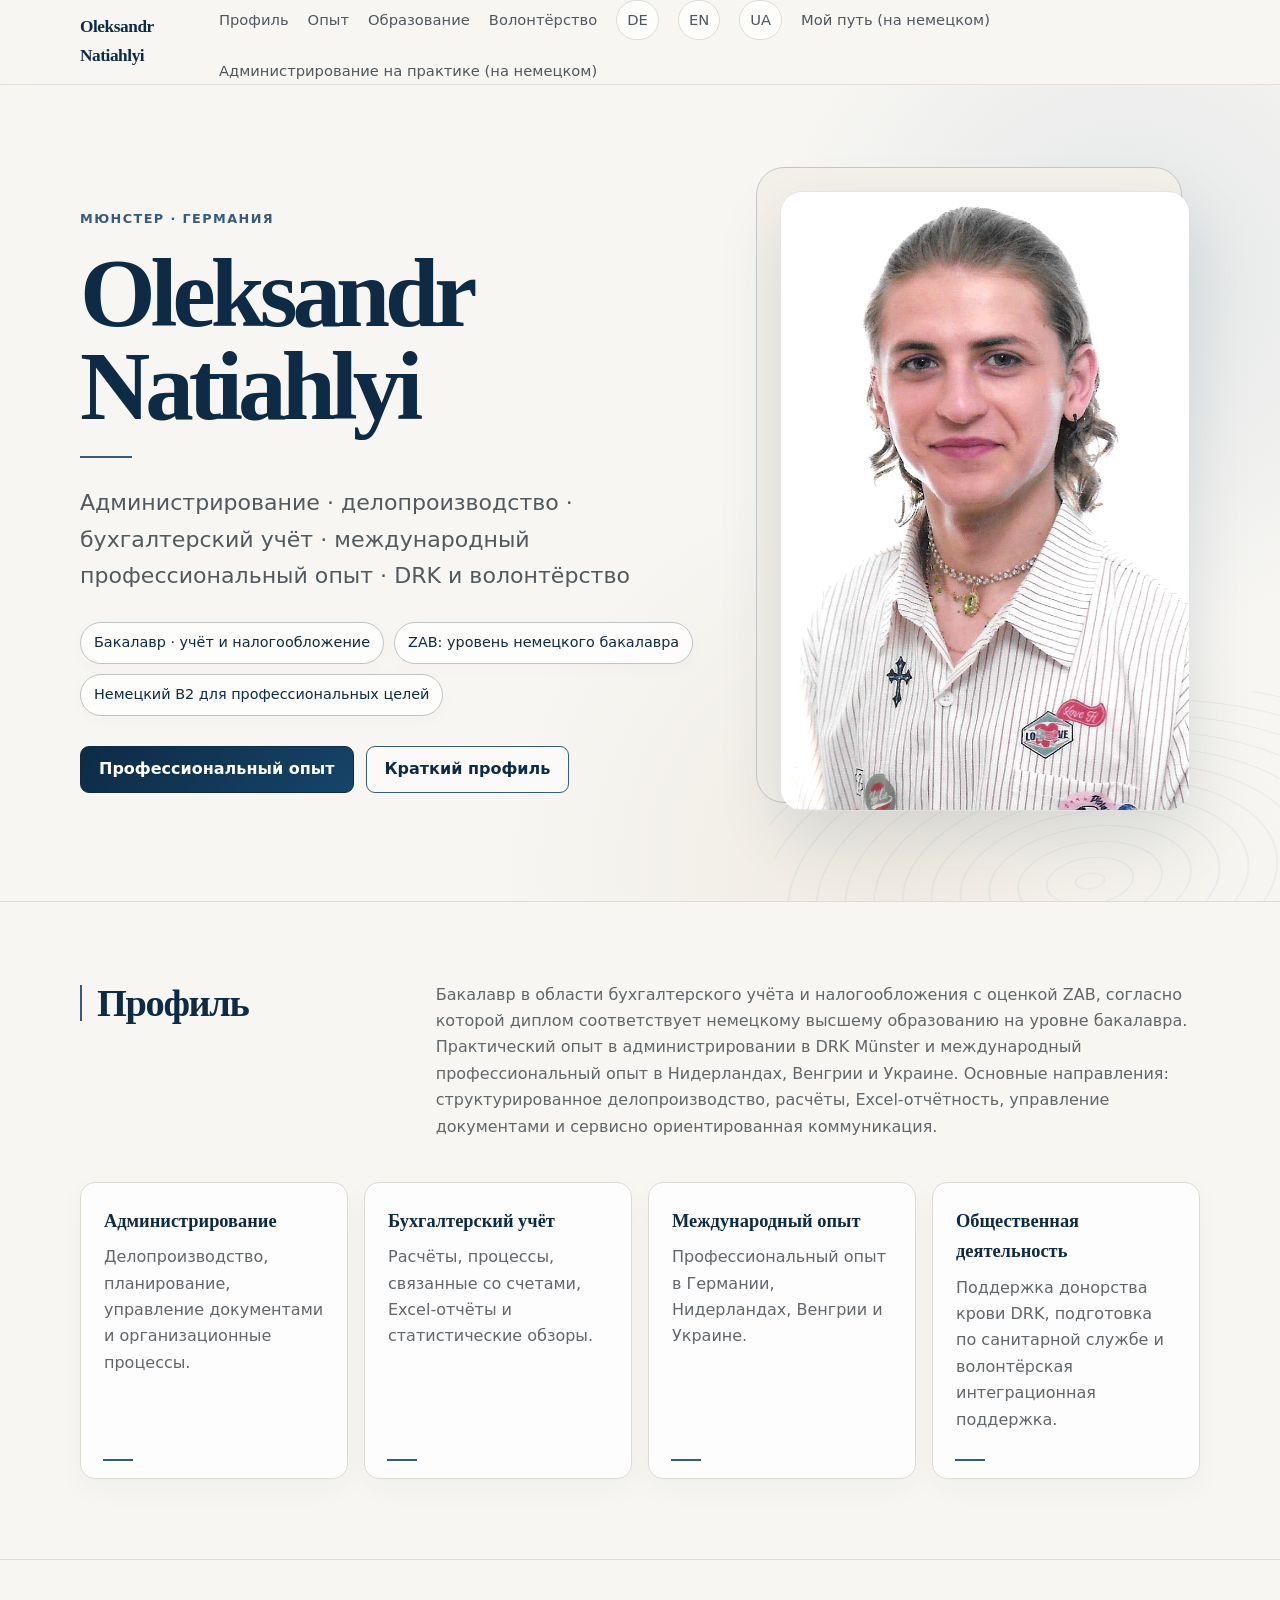
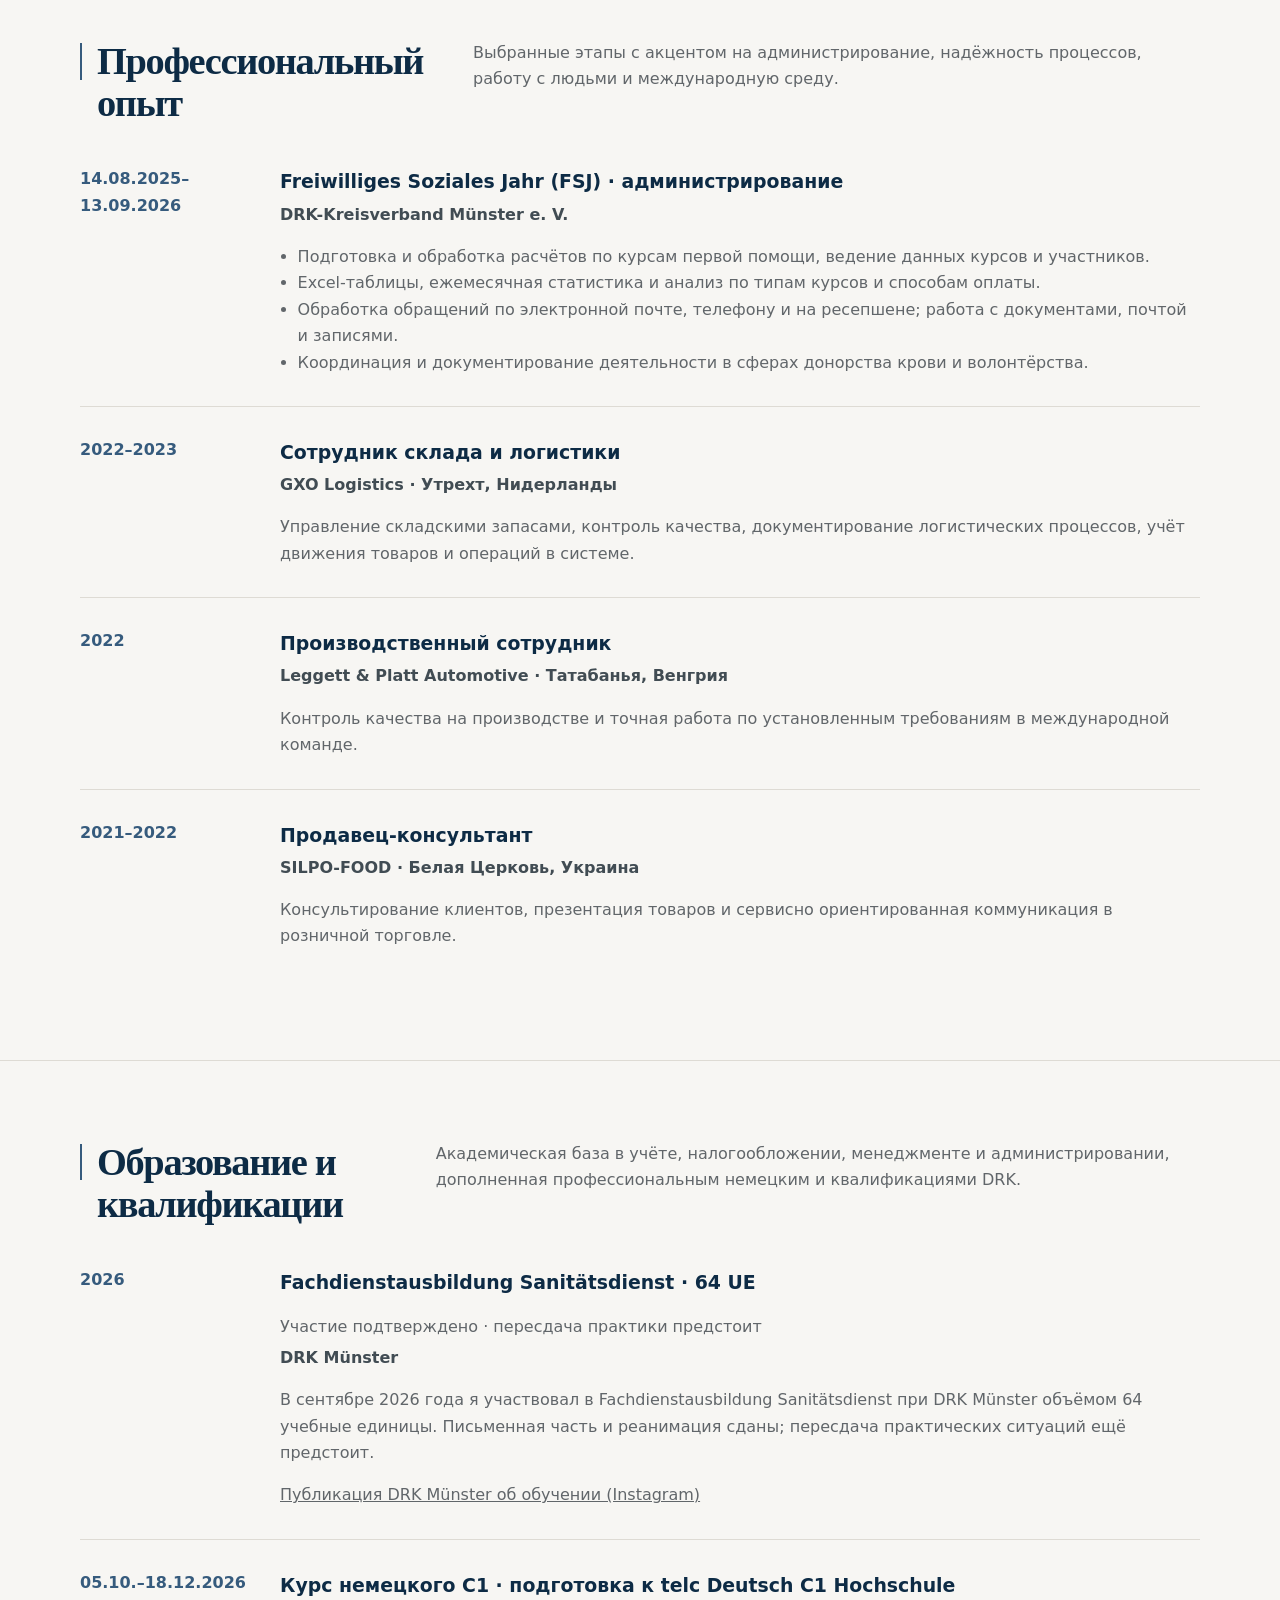
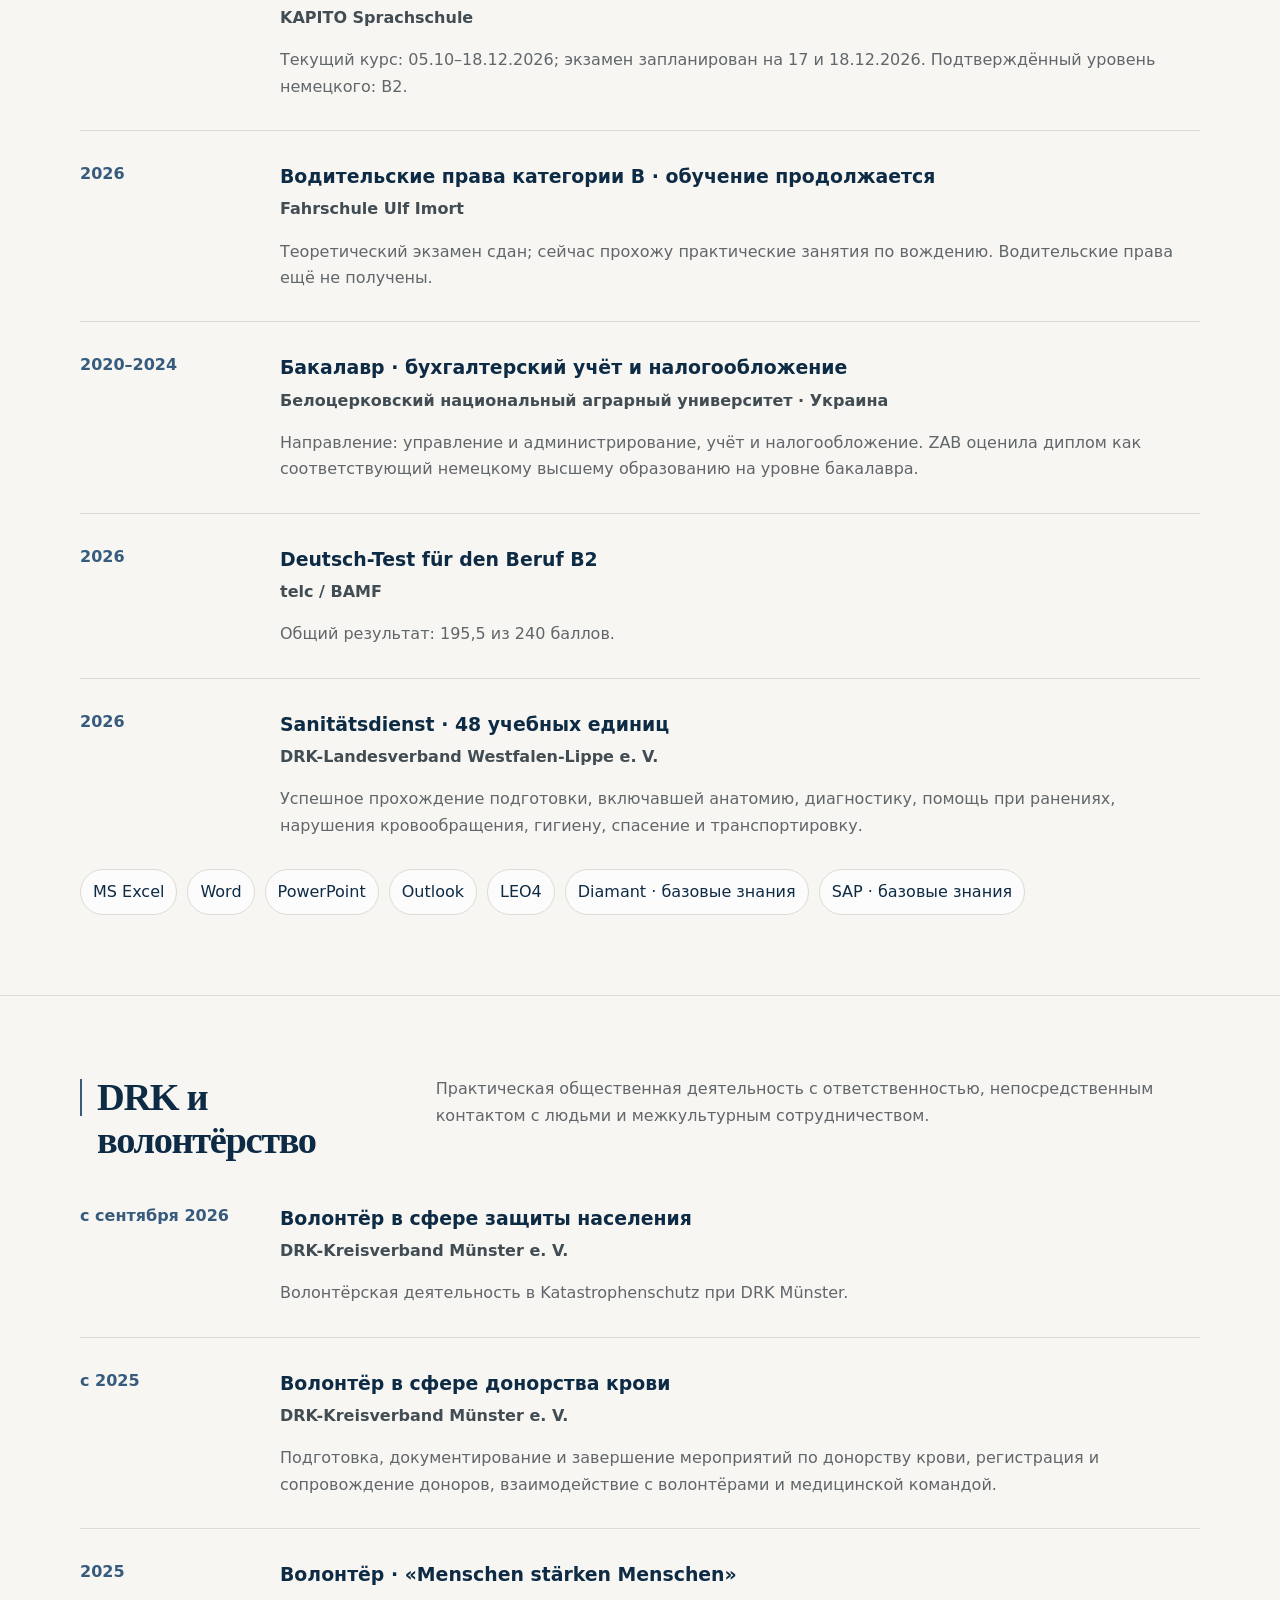
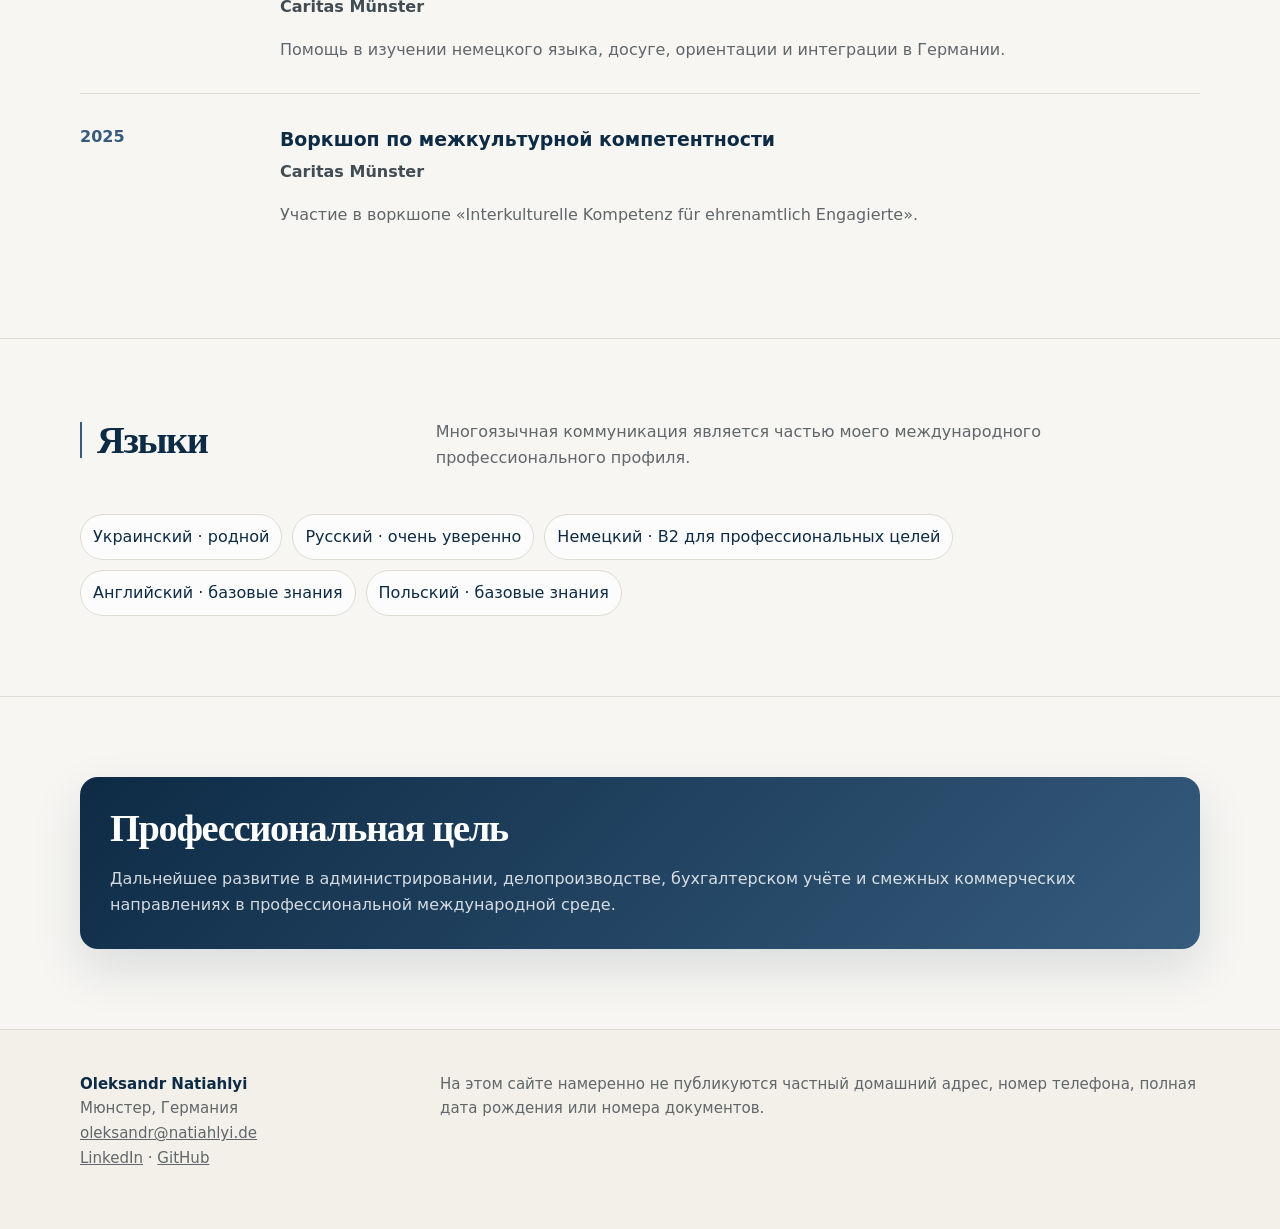
<file: ru/index.html>
<!doctype html>
<html lang="ru">
<head>
  <meta charset="utf-8">
  <meta name="viewport" content="width=device-width, initial-scale=1">
  <title>Oleksandr Natiahlyi | Администрирование, бухгалтерский учёт и международный опыт</title>
  <meta name="description" content="Профессиональный профиль Oleksandr Natiahlyi в Мюнстере: администрирование, делопроизводство, бухгалтерский учёт, международный опыт, DRK и волонтёрство.">
  <meta name="robots" content="index,follow,max-image-preview:large">
  <meta name="theme-color" content="#f7f7f4">
  <link rel="icon" href="/favicon.ico" sizes="any">
<link rel="icon" type="image/png" href="/favicon.png">
<link rel="apple-touch-icon" href="/apple-touch-icon.png">
  <meta property="og:type" content="profile">
  <meta property="og:title" content="Oleksandr Natiahlyi | Администрирование и бухгалтерский учёт">
  <meta property="og:description" content="Профессиональный профиль Oleksandr Natiahlyi: администрирование, бухгалтерский учёт, международный опыт, DRK и волонтёрство.">
  <link rel="canonical" href="https://natiahlyi.de/ru/">
  <link rel="alternate" hreflang="de" href="https://natiahlyi.de/">
  <link rel="alternate" hreflang="en" href="https://natiahlyi.de/en/">
  <link rel="alternate" hreflang="uk" href="https://natiahlyi.de/uk/">
  <link rel="alternate" hreflang="ru" href="https://natiahlyi.de/ru/">
  <link rel="alternate" hreflang="x-default" href="https://natiahlyi.de/">
  <link rel="stylesheet" href="../style.css">
  <script type="application/ld+json">
  {
    "@context": "https://schema.org",
    "@type": "ProfilePage",

    "mainEntity": {
      "@type": "Person",
      "@id": "https://natiahlyi.de/#oleksandr-natiahlyi",
      "name": "Oleksandr Natiahlyi",
      "url": "https://natiahlyi.de/",
      "email": "mailto:oleksandr@natiahlyi.de",
      "description": "Бакалавр в области бухгалтерского учёта и налогообложения с опытом в администрировании, международной логистике и волонтёрстве в Мюнстере, Германия."
    }
  }
  </script>
  <meta property="og:url" content="https://natiahlyi.de/ru/">

  <meta property="og:image" content="https://natiahlyi.de/social-preview.jpg">
  <meta name="twitter:card" content="summary_large_image">
  <meta name="twitter:image" content="https://natiahlyi.de/social-preview.jpg">
</head>
<body>
  <a class="skip-link" href="#main">К содержанию</a>
  <header class="site-header"><div class="container nav"><a class="brand" href="./">Oleksandr Natiahlyi</a><nav class="nav-links" aria-label="Главная навигация">
    <a href="#profile">Профиль</a><a href="#experience">Опыт</a><a href="#education">Образование</a><a href="#volunteering">Волонтёрство</a>
    <a class="lang" href="../" lang="de" hreflang="de">DE</a><a class="lang" href="../en/" lang="en" hreflang="en">EN</a><a class="lang" href="../uk/" lang="uk" hreflang="uk">UA</a>
  <a href="/mein-weg.html" lang="de">Мой путь (на немецком)</a><a href="/verwaltung-sachbearbeitung.html" lang="de">Администрирование на практике (на немецком)</a></nav></div></header>

  <main id="main">
    <section class="hero"><div class="container hero-grid"><div><p class="eyebrow">Мюнстер · Германия</p><h1>Oleksandr Natiahlyi</h1><p class="lead">Администрирование · делопроизводство · бухгалтерский учёт · международный профессиональный опыт · DRK и волонтёрство</p>
      <div class="meta" aria-label="Ключевой профиль"><span class="pill">Бакалавр · учёт и налогообложение</span><span class="pill">ZAB: уровень немецкого бакалавра</span><span class="pill">Немецкий B2 для профессиональных целей</span></div>
      <div class="actions"><a class="button primary" href="#experience">Профессиональный опыт</a><a class="button secondary" href="#profile">Краткий профиль</a></div></div>
      <div class="portrait-wrap"><img class="portrait" src="../oleksandr-natiahlyi.jpeg" alt="Портрет Oleksandr Natiahlyi" width="784" height="1120"></div></div></section>

    <section class="section" id="profile"><div class="container"><div class="section-head"><h2>Профиль</h2><p class="section-intro">Бакалавр в области бухгалтерского учёта и налогообложения с оценкой ZAB, согласно которой диплом соответствует немецкому высшему образованию на уровне бакалавра. Практический опыт в администрировании в DRK Münster и международный профессиональный опыт в Нидерландах, Венгрии и Украине. Основные направления: структурированное делопроизводство, расчёты, Excel-отчётность, управление документами и сервисно ориентированная коммуникация.</p></div>
      <div class="profile-grid"><article class="card"><h3>Администрирование</h3><p>Делопроизводство, планирование, управление документами и организационные процессы.</p></article><article class="card"><h3>Бухгалтерский учёт</h3><p>Расчёты, процессы, связанные со счетами, Excel-отчёты и статистические обзоры.</p></article><article class="card"><h3>Международный опыт</h3><p>Профессиональный опыт в Германии, Нидерландах, Венгрии и Украине.</p></article><article class="card"><h3>Общественная деятельность</h3><p>Поддержка донорства крови DRK, подготовка по санитарной службе и волонтёрская интеграционная поддержка.</p></article></div>
    </div></section>

    <section class="section" id="experience"><div class="container"><div class="section-head"><h2>Профессиональный опыт</h2><p class="section-intro">Выбранные этапы с акцентом на администрирование, надёжность процессов, работу с людьми и международную среду.</p></div><div class="timeline">
      <article class="item"><time>14.08.2025–13.09.2026</time><div><h3>Freiwilliges Soziales Jahr (FSJ) · администрирование</h3><p class="org">DRK-Kreisverband Münster e. V.</p><ul><li>Подготовка и обработка расчётов по курсам первой помощи, ведение данных курсов и участников.</li><li>Excel-таблицы, ежемесячная статистика и анализ по типам курсов и способам оплаты.</li><li>Обработка обращений по электронной почте, телефону и на ресепшене; работа с документами, почтой и записями.</li><li>Координация и документирование деятельности в сферах донорства крови и волонтёрства.</li></ul></div></article>
      <article class="item"><time>2022–2023</time><div><h3>Сотрудник склада и логистики</h3><p class="org">GXO Logistics · Утрехт, Нидерланды</p><p>Управление складскими запасами, контроль качества, документирование логистических процессов, учёт движения товаров и операций в системе.</p></div></article>
      <article class="item"><time>2022</time><div><h3>Производственный сотрудник</h3><p class="org">Leggett &amp; Platt Automotive · Татабанья, Венгрия</p><p>Контроль качества на производстве и точная работа по установленным требованиям в международной команде.</p></div></article>
      <article class="item"><time>2021–2022</time><div><h3>Продавец-консультант</h3><p class="org">SILPO-FOOD · Белая Церковь, Украина</p><p>Консультирование клиентов, презентация товаров и сервисно ориентированная коммуникация в розничной торговле.</p></div></article>
    </div></div></section>

    <section class="section" id="education"><div class="container"><div class="section-head"><h2>Образование и квалификации</h2><p class="section-intro">Академическая база в учёте, налогообложении, менеджменте и администрировании, дополненная профессиональным немецким и квалификациями DRK.</p></div><div class="timeline">
          <article class="item"><time>2026</time><div><h3>Fachdienstausbildung Sanitätsdienst · 64 UE</h3><p>Участие подтверждено · пересдача практики предстоит</p><p class="org">DRK Münster</p><p>В сентябре 2026 года я участвовал в Fachdienstausbildung Sanitätsdienst при DRK Münster объёмом 64 учебные единицы. Письменная часть и реанимация сданы; пересдача практических ситуаций ещё предстоит.</p><p><a href="https://www.instagram.com/p/DebWsPXl6uc/">Публикация DRK Münster об обучении (Instagram)</a></p></div></article>

          <article class="item"><time>05.10.–18.12.2026</time><div><h3>Курс немецкого C1 · подготовка к telc Deutsch C1 Hochschule</h3><p class="org">KAPITO Sprachschule</p><p>Текущий курс: 05.10–18.12.2026; экзамен запланирован на 17 и 18.12.2026. Подтверждённый уровень немецкого: B2.</p></div></article>
          <article class="item"><time>2026</time><div><h3>Водительские права категории B · обучение продолжается</h3><p class="org">Fahrschule Ulf Imort</p><p>Теоретический экзамен сдан; сейчас прохожу практические занятия по вождению. Водительские права ещё не получены.</p></div></article>

      <article class="item"><time>2020–2024</time><div><h3>Бакалавр · бухгалтерский учёт и налогообложение</h3><p class="org">Белоцерковский национальный аграрный университет · Украина</p><p>Направление: управление и администрирование, учёт и налогообложение. ZAB оценила диплом как соответствующий немецкому высшему образованию на уровне бакалавра.</p></div></article>
      <article class="item"><time>2026</time><div><h3>Deutsch-Test für den Beruf B2</h3><p class="org">telc / BAMF</p><p>Общий результат: 195,5 из 240 баллов.</p></div></article>
      <article class="item"><time>2026</time><div><h3>Sanitätsdienst · 48 учебных единиц</h3><p class="org">DRK-Landesverband Westfalen-Lippe e. V.</p><p>Успешное прохождение подготовки, включавшей анатомию, диагностику, помощь при ранениях, нарушения кровообращения, гигиену, спасение и транспортировку.</p></div></article>
    </div><div class="skill-list" aria-label="Навыки"><span class="skill">MS Excel</span><span class="skill">Word</span><span class="skill">PowerPoint</span><span class="skill">Outlook</span><span class="skill">LEO4</span><span class="skill">Diamant · базовые знания</span><span class="skill">SAP · базовые знания</span></div></div></section>

    <section class="section" id="volunteering"><div class="container"><div class="section-head"><h2>DRK и волонтёрство</h2><p class="section-intro">Практическая общественная деятельность с ответственностью, непосредственным контактом с людьми и межкультурным сотрудничеством.</p></div><div class="timeline">
      
<article class="item"><time>с сентября 2026</time><div><h3>Волонтёр в сфере защиты населения</h3><p class="org">DRK-Kreisverband Münster e. V.</p><p>Волонтёрская деятельность в Katastrophenschutz при DRK Münster.</p></div></article>

      <article class="item"><time>с 2025</time><div><h3>Волонтёр в сфере донорства крови</h3><p class="org">DRK-Kreisverband Münster e. V.</p><p>Подготовка, документирование и завершение мероприятий по донорству крови, регистрация и сопровождение доноров, взаимодействие с волонтёрами и медицинской командой.</p></div></article>
      <article class="item"><time>2025</time><div><h3>Волонтёр · «Menschen stärken Menschen»</h3><p class="org">Caritas Münster</p><p>Помощь в изучении немецкого языка, досуге, ориентации и интеграции в Германии.</p></div></article>
      <article class="item"><time>2025</time><div><h3>Воркшоп по межкультурной компетентности</h3><p class="org">Caritas Münster</p><p>Участие в воркшопе «Interkulturelle Kompetenz für ehrenamtlich Engagierte».</p></div></article>
    </div></div></section>

    <section class="section" id="languages"><div class="container"><div class="section-head"><h2>Языки</h2><p class="section-intro">Многоязычная коммуникация является частью моего международного профессионального профиля.</p></div><div class="skill-list" aria-label="Языковые навыки"><span class="skill">Украинский · родной</span><span class="skill">Русский · очень уверенно</span><span class="skill">Немецкий · B2 для профессиональных целей</span><span class="skill">Английский · базовые знания</span><span class="skill">Польский · базовые знания</span></div></div></section>

    <section class="section"><div class="container"><div class="highlight"><h2>Профессиональная цель</h2><p>Дальнейшее развитие в администрировании, делопроизводстве, бухгалтерском учёте и смежных коммерческих направлениях в профессиональной международной среде.</p></div></div></section>
  </main>
  <footer class="footer"><div class="container footer-grid"><div><strong>Oleksandr Natiahlyi</strong><br>Мюнстер, Германия<br><a href="mailto:oleksandr@natiahlyi.de">oleksandr@natiahlyi.de</a><br><a href="https://www.linkedin.com/in/oleksandr-natiahlyi/">LinkedIn</a> · <a href="https://github.com/oleksandr-natiahlyi">GitHub</a></div><div class="note">На этом сайте намеренно не публикуются частный домашний адрес, номер телефона, полная дата рождения или номера документов.</div></div></footer>
</body>
</html>
</file>
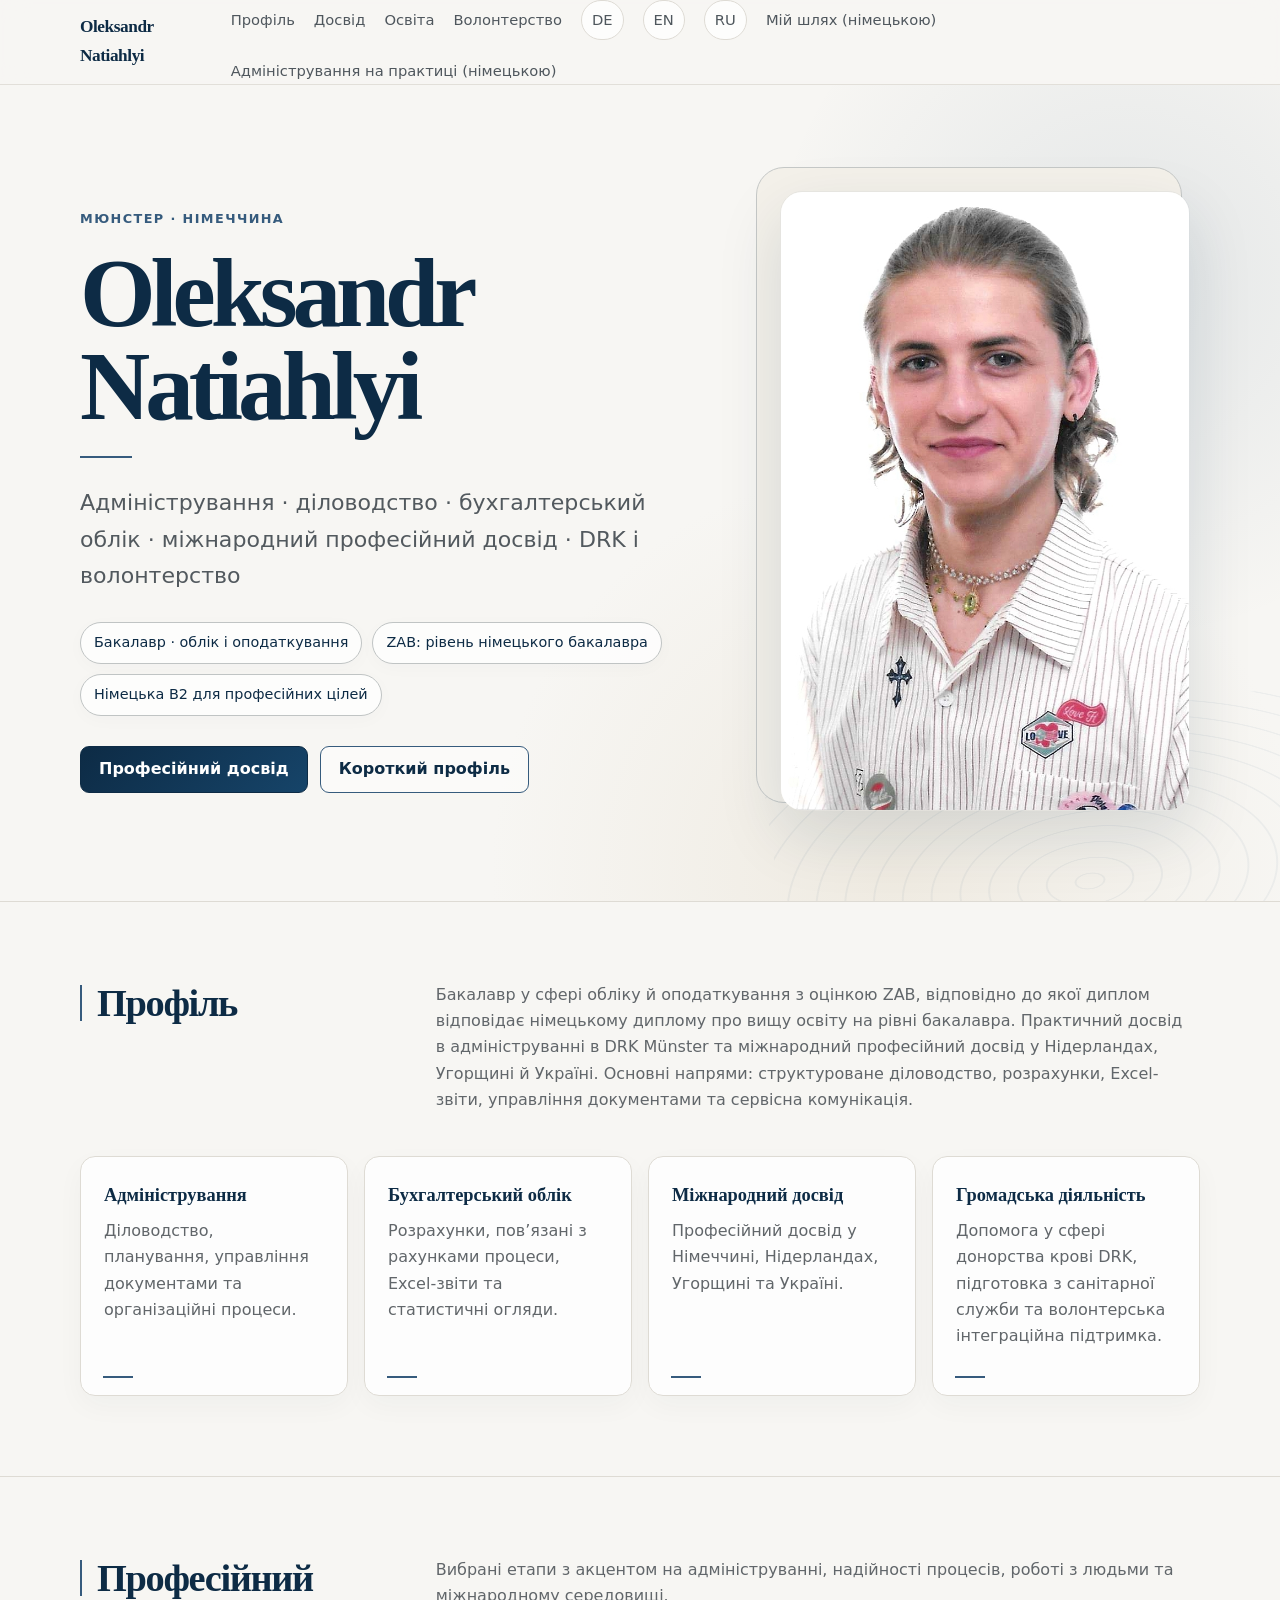
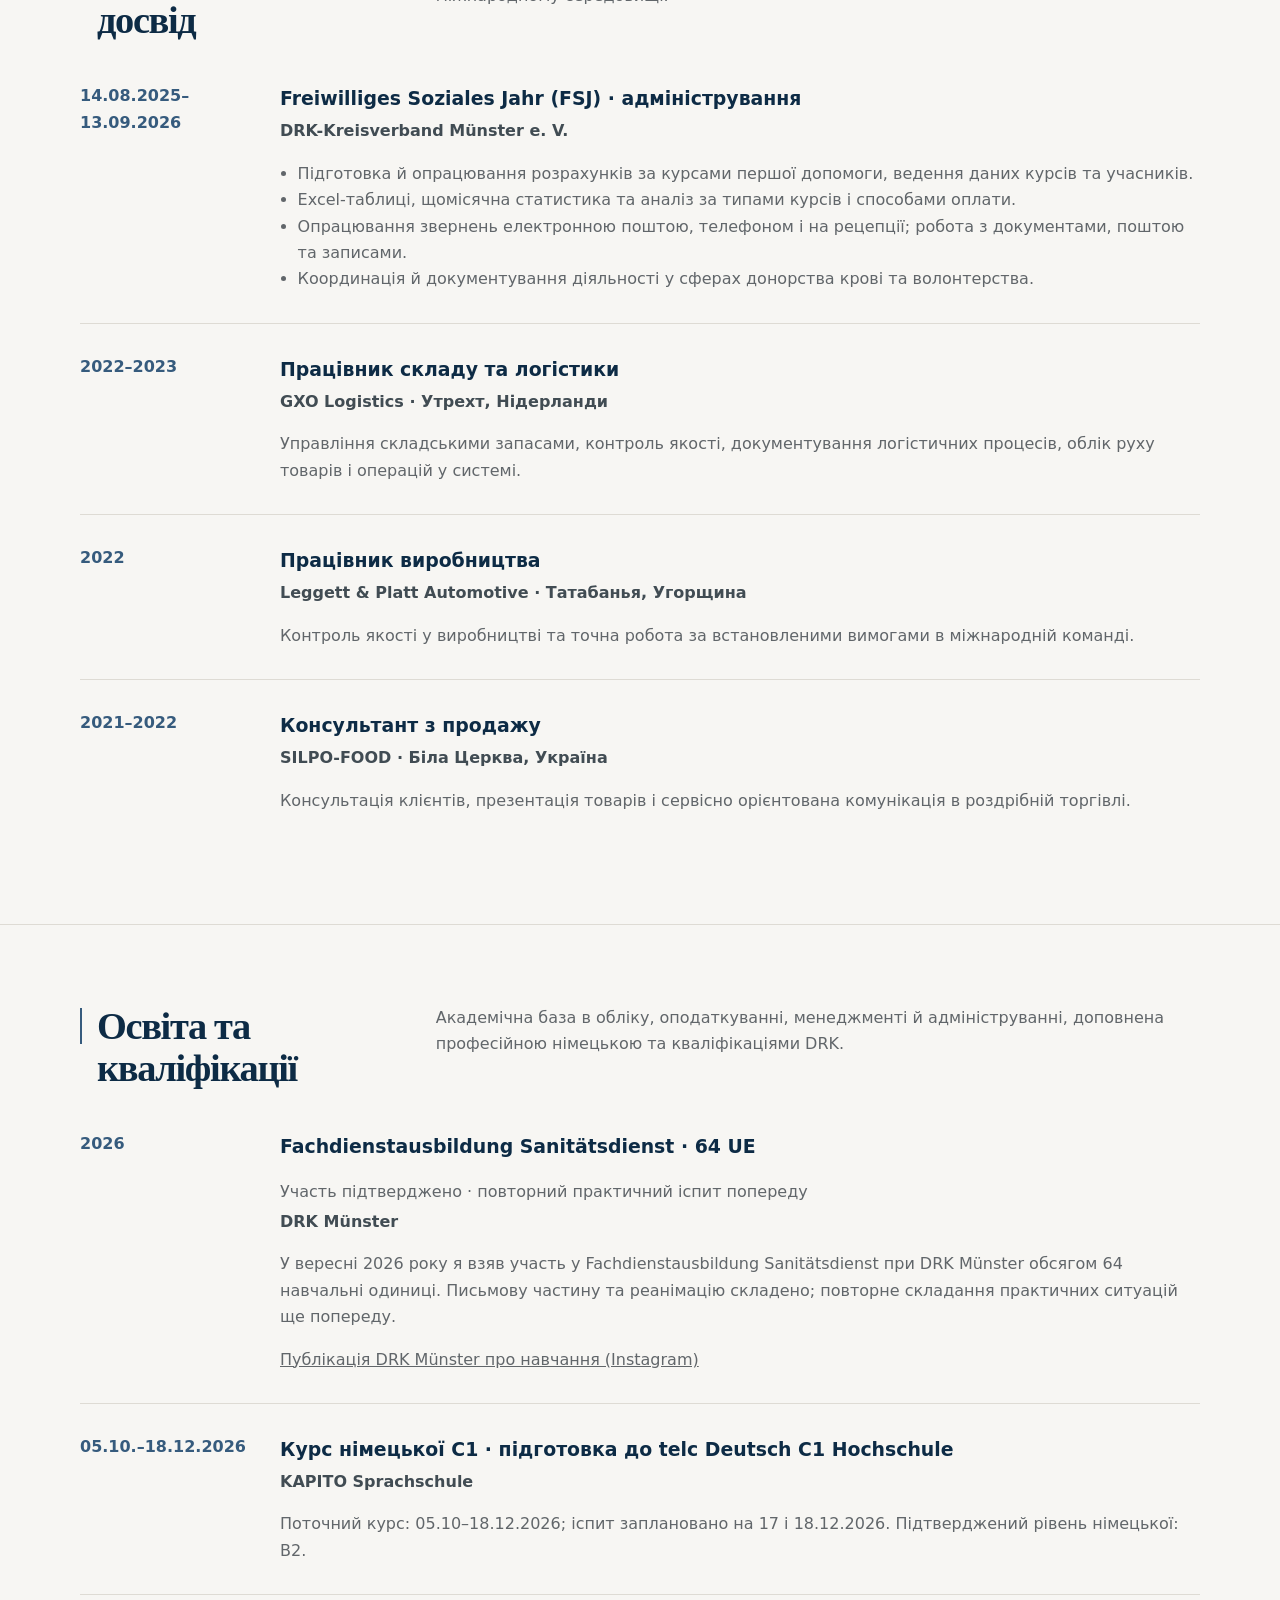
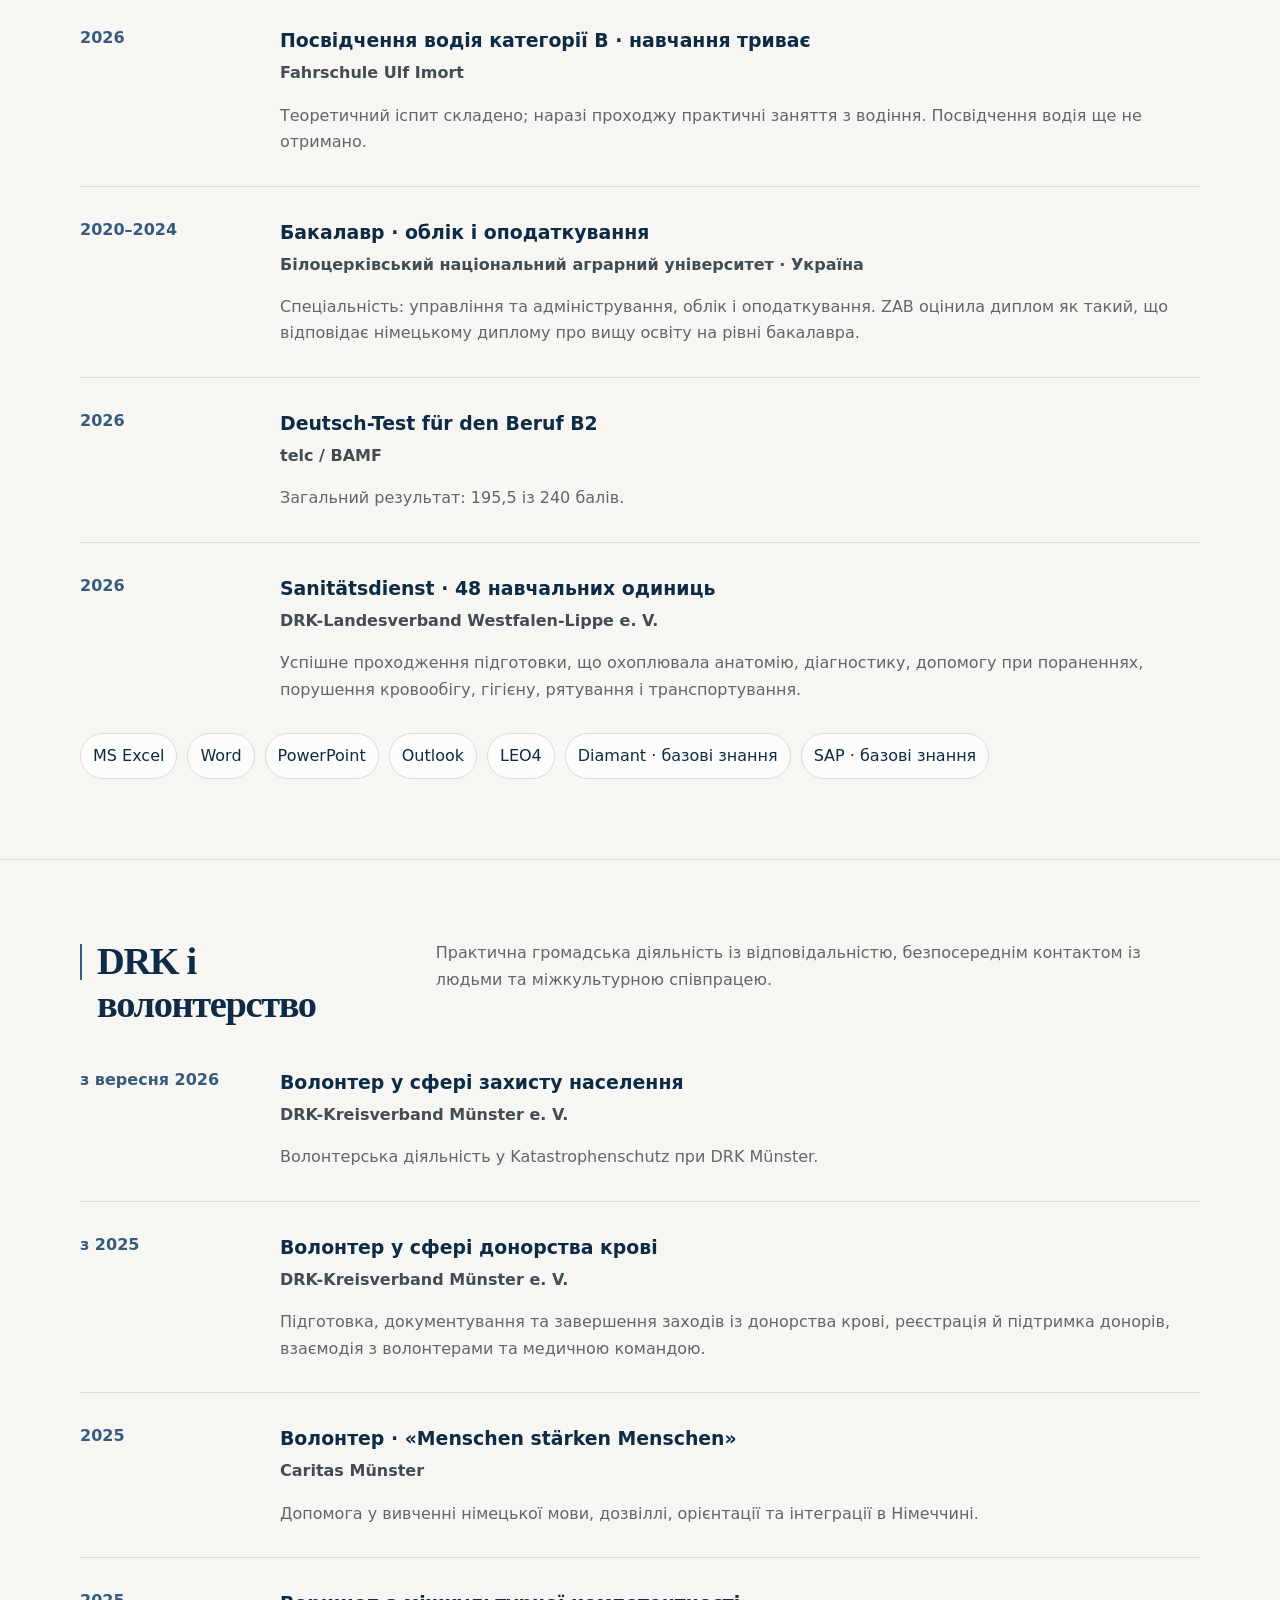
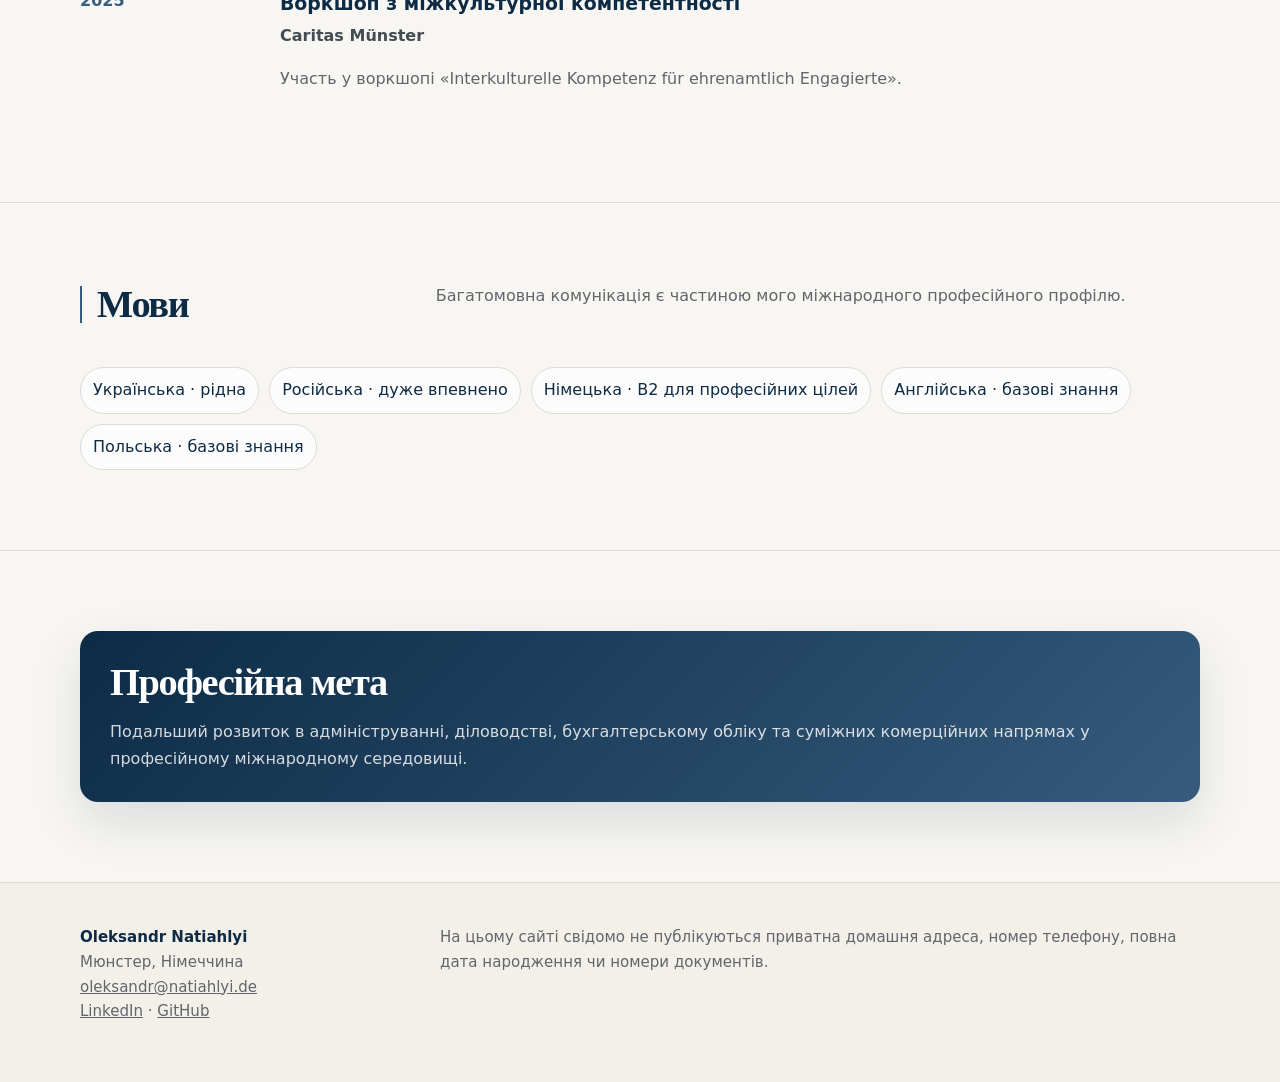
<file: uk/index.html>
<!doctype html>
<html lang="uk">
<head>
  <meta charset="utf-8">
  <meta name="viewport" content="width=device-width, initial-scale=1">
  <title>Oleksandr Natiahlyi | Адміністрування, бухгалтерський облік і міжнародний досвід</title>
  <meta name="description" content="Професійний профіль Oleksandr Natiahlyi у Мюнстері: адміністрування, діловодство, бухгалтерський облік, міжнародний досвід, DRK та волонтерство.">
  <meta name="robots" content="index,follow,max-image-preview:large">
  <meta name="theme-color" content="#f7f7f4">
  <link rel="icon" href="/favicon.ico" sizes="any">
<link rel="icon" type="image/png" href="/favicon.png">
<link rel="apple-touch-icon" href="/apple-touch-icon.png">
  <meta property="og:type" content="profile">
  <meta property="og:title" content="Oleksandr Natiahlyi | Адміністрування та бухгалтерський облік">
  <meta property="og:description" content="Професійний профіль Oleksandr Natiahlyi: адміністрування, бухгалтерський облік, міжнародний досвід, DRK та волонтерство.">
  <link rel="canonical" href="https://natiahlyi.de/uk/">
  <link rel="alternate" hreflang="de" href="https://natiahlyi.de/">
  <link rel="alternate" hreflang="en" href="https://natiahlyi.de/en/">
  <link rel="alternate" hreflang="uk" href="https://natiahlyi.de/uk/">
  <link rel="alternate" hreflang="ru" href="https://natiahlyi.de/ru/">
  <link rel="alternate" hreflang="x-default" href="https://natiahlyi.de/">
  <link rel="stylesheet" href="../style.css">
  <script type="application/ld+json">
  {
    "@context": "https://schema.org",
    "@type": "ProfilePage",
    
    "mainEntity": {
      "@type": "Person",
      "@id": "https://natiahlyi.de/#oleksandr-natiahlyi",
      "name": "Oleksandr Natiahlyi",
      "url": "https://natiahlyi.de/",
      "email": "mailto:oleksandr@natiahlyi.de",
      "description": "Бакалавр з обліку і оподаткування з досвідом в адмініструванні, міжнародній логістиці та волонтерстві в Мюнстері, Німеччина."
    }
  }
  </script>
  <meta property="og:url" content="https://natiahlyi.de/uk/">

  <meta property="og:image" content="https://natiahlyi.de/social-preview.jpg">
  <meta name="twitter:card" content="summary_large_image">
  <meta name="twitter:image" content="https://natiahlyi.de/social-preview.jpg">
</head>
<body>
  <a class="skip-link" href="#main">До змісту</a>
  <header class="site-header">
    <div class="container nav">
      <a class="brand" href="./">Oleksandr Natiahlyi</a>
      <nav class="nav-links" aria-label="Головна навігація">
        <a href="#profile">Профіль</a>
        <a href="#experience">Досвід</a>
        <a href="#education">Освіта</a>
        <a href="#volunteering">Волонтерство</a>
        <a class="lang" href="../" lang="de" hreflang="de">DE</a>
        <a class="lang" href="../en/" lang="en" hreflang="en">EN</a>
        <a class="lang" href="../ru/" lang="ru" hreflang="ru">RU</a>
      <a href="/mein-weg.html" lang="de">Мій шлях (німецькою)</a><a href="/verwaltung-sachbearbeitung.html" lang="de">Адміністрування на практиці (німецькою)</a></nav>
    </div>
  </header>

  <main id="main">
    <section class="hero">
      <div class="container hero-grid">
        <div>
          <p class="eyebrow">Мюнстер · Німеччина</p>
          <h1>Oleksandr Natiahlyi</h1>
          <p class="lead">Адміністрування · діловодство · бухгалтерський облік · міжнародний професійний досвід · DRK і волонтерство</p>
          <div class="meta" aria-label="Ключовий профіль">
            <span class="pill">Бакалавр · облік і оподаткування</span>
            <span class="pill">ZAB: рівень німецького бакалавра</span>
            <span class="pill">Німецька B2 для професійних цілей</span>
          </div>
          <div class="actions">
            <a class="button primary" href="#experience">Професійний досвід</a>
            <a class="button secondary" href="#profile">Короткий профіль</a>
          </div>
        </div>
        <div class="portrait-wrap">
          <img class="portrait" src="../oleksandr-natiahlyi.jpeg" alt="Портрет Oleksandr Natiahlyi" width="784" height="1120">
        </div>
      </div>
    </section>

    <section class="section" id="profile">
      <div class="container">
        <div class="section-head">
          <h2>Профіль</h2>
          <p class="section-intro">Бакалавр у сфері обліку й оподаткування з оцінкою ZAB, відповідно до якої диплом відповідає німецькому диплому про вищу освіту на рівні бакалавра. Практичний досвід в адмініструванні в DRK Münster та міжнародний професійний досвід у Нідерландах, Угорщині й Україні. Основні напрями: структуроване діловодство, розрахунки, Excel-звіти, управління документами та сервісна комунікація.</p>
        </div>
        <div class="profile-grid">
          <article class="card"><h3>Адміністрування</h3><p>Діловодство, планування, управління документами та організаційні процеси.</p></article>
          <article class="card"><h3>Бухгалтерський облік</h3><p>Розрахунки, пов’язані з рахунками процеси, Excel-звіти та статистичні огляди.</p></article>
          <article class="card"><h3>Міжнародний досвід</h3><p>Професійний досвід у Німеччині, Нідерландах, Угорщині та Україні.</p></article>
          <article class="card"><h3>Громадська діяльність</h3><p>Допомога у сфері донорства крові DRK, підготовка з санітарної служби та волонтерська інтеграційна підтримка.</p></article>
        </div>
      </div>
    </section>

    <section class="section" id="experience">
      <div class="container">
        <div class="section-head">
          <h2>Професійний досвід</h2>
          <p class="section-intro">Вибрані етапи з акцентом на адмініструванні, надійності процесів, роботі з людьми та міжнародному середовищі.</p>
        </div>
        <div class="timeline">
          <article class="item">
            <time>14.08.2025–13.09.2026</time>
            <div>
              <h3>Freiwilliges Soziales Jahr (FSJ) · адміністрування</h3>
              <p class="org">DRK-Kreisverband Münster e. V.</p>
              <ul>
                <li>Підготовка й опрацювання розрахунків за курсами першої допомоги, ведення даних курсів та учасників.</li>
                <li>Excel-таблиці, щомісячна статистика та аналіз за типами курсів і способами оплати.</li>
                <li>Опрацювання звернень електронною поштою, телефоном і на рецепції; робота з документами, поштою та записами.</li>
                <li>Координація й документування діяльності у сферах донорства крові та волонтерства.</li>
              </ul>
            </div>
          </article>
          <article class="item"><time>2022–2023</time><div><h3>Працівник складу та логістики</h3><p class="org">GXO Logistics · Утрехт, Нідерланди</p><p>Управління складськими запасами, контроль якості, документування логістичних процесів, облік руху товарів і операцій у системі.</p></div></article>
          <article class="item"><time>2022</time><div><h3>Працівник виробництва</h3><p class="org">Leggett &amp; Platt Automotive · Татабанья, Угорщина</p><p>Контроль якості у виробництві та точна робота за встановленими вимогами в міжнародній команді.</p></div></article>
          <article class="item"><time>2021–2022</time><div><h3>Консультант з продажу</h3><p class="org">SILPO-FOOD · Біла Церква, Україна</p><p>Консультація клієнтів, презентація товарів і сервісно орієнтована комунікація в роздрібній торгівлі.</p></div></article>
        </div>
      </div>
    </section>

    <section class="section" id="education">
      <div class="container">
        <div class="section-head"><h2>Освіта та кваліфікації</h2><p class="section-intro">Академічна база в обліку, оподаткуванні, менеджменті й адмініструванні, доповнена професійною німецькою та кваліфікаціями DRK.</p></div>
        <div class="timeline">
          <article class="item"><time>2026</time><div><h3>Fachdienstausbildung Sanitätsdienst · 64 UE</h3><p>Участь підтверджено · повторний практичний іспит попереду</p><p class="org">DRK Münster</p><p>У вересні 2026 року я взяв участь у Fachdienstausbildung Sanitätsdienst при DRK Münster обсягом 64 навчальні одиниці. Письмову частину та реанімацію складено; повторне складання практичних ситуацій ще попереду.</p><p><a href="https://www.instagram.com/p/DebWsPXl6uc/">Публікація DRK Münster про навчання (Instagram)</a></p></div></article>

          <article class="item"><time>05.10.–18.12.2026</time><div><h3>Курс німецької C1 · підготовка до telc Deutsch C1 Hochschule</h3><p class="org">KAPITO Sprachschule</p><p>Поточний курс: 05.10–18.12.2026; іспит заплановано на 17 і 18.12.2026. Підтверджений рівень німецької: B2.</p></div></article>
          <article class="item"><time>2026</time><div><h3>Посвідчення водія категорії B · навчання триває</h3><p class="org">Fahrschule Ulf Imort</p><p>Теоретичний іспит складено; наразі проходжу практичні заняття з водіння. Посвідчення водія ще не отримано.</p></div></article>

          <article class="item"><time>2020–2024</time><div><h3>Бакалавр · облік і оподаткування</h3><p class="org">Білоцерківський національний аграрний університет · Україна</p><p>Спеціальність: управління та адміністрування, облік і оподаткування. ZAB оцінила диплом як такий, що відповідає німецькому диплому про вищу освіту на рівні бакалавра.</p></div></article>
          <article class="item"><time>2026</time><div><h3>Deutsch-Test für den Beruf B2</h3><p class="org">telc / BAMF</p><p>Загальний результат: 195,5 із 240 балів.</p></div></article>
          <article class="item"><time>2026</time><div><h3>Sanitätsdienst · 48 навчальних одиниць</h3><p class="org">DRK-Landesverband Westfalen-Lippe e. V.</p><p>Успішне проходження підготовки, що охоплювала анатомію, діагностику, допомогу при пораненнях, порушення кровообігу, гігієну, рятування і транспортування.</p></div></article>
        </div>
        <div class="skill-list" aria-label="Навички"><span class="skill">MS Excel</span><span class="skill">Word</span><span class="skill">PowerPoint</span><span class="skill">Outlook</span><span class="skill">LEO4</span><span class="skill">Diamant · базові знання</span><span class="skill">SAP · базові знання</span></div>
      </div>
    </section>

    <section class="section" id="volunteering">
      <div class="container">
        <div class="section-head"><h2>DRK і волонтерство</h2><p class="section-intro">Практична громадська діяльність із відповідальністю, безпосереднім контактом із людьми та міжкультурною співпрацею.</p></div>
        <div class="timeline">
      
<article class="item"><time>з вересня 2026</time><div><h3>Волонтер у сфері захисту населення</h3><p class="org">DRK-Kreisverband Münster e. V.</p><p>Волонтерська діяльність у Katastrophenschutz при DRK Münster.</p></div></article>

          <article class="item"><time>з 2025</time><div><h3>Волонтер у сфері донорства крові</h3><p class="org">DRK-Kreisverband Münster e. V.</p><p>Підготовка, документування та завершення заходів із донорства крові, реєстрація й підтримка донорів, взаємодія з волонтерами та медичною командою.</p></div></article>
          <article class="item"><time>2025</time><div><h3>Волонтер · «Menschen stärken Menschen»</h3><p class="org">Caritas Münster</p><p>Допомога у вивченні німецької мови, дозвіллі, орієнтації та інтеграції в Німеччині.</p></div></article>
          <article class="item"><time>2025</time><div><h3>Воркшоп з міжкультурної компетентності</h3><p class="org">Caritas Münster</p><p>Участь у воркшопі «Interkulturelle Kompetenz für ehrenamtlich Engagierte».</p></div></article>
        </div>
      </div>
    </section>

    <section class="section" id="languages">
      <div class="container"><div class="section-head"><h2>Мови</h2><p class="section-intro">Багатомовна комунікація є частиною мого міжнародного професійного профілю.</p></div>
        <div class="skill-list" aria-label="Мовні навички"><span class="skill">Українська · рідна</span><span class="skill">Російська · дуже впевнено</span><span class="skill">Німецька · B2 для професійних цілей</span><span class="skill">Англійська · базові знання</span><span class="skill">Польська · базові знання</span></div>
      </div>
    </section>

    <section class="section"><div class="container"><div class="highlight"><h2>Професійна мета</h2><p>Подальший розвиток в адмініструванні, діловодстві, бухгалтерському обліку та суміжних комерційних напрямах у професійному міжнародному середовищі.</p></div></div></section>
  </main>

  <footer class="footer"><div class="container footer-grid"><div><strong>Oleksandr Natiahlyi</strong><br>Мюнстер, Німеччина<br><a href="mailto:oleksandr@natiahlyi.de">oleksandr@natiahlyi.de</a><br><a href="https://www.linkedin.com/in/oleksandr-natiahlyi/">LinkedIn</a> · <a href="https://github.com/oleksandr-natiahlyi">GitHub</a></div><div class="note">На цьому сайті свідомо не публікуються приватна домашня адреса, номер телефону, повна дата народження чи номери документів.</div></div></footer>
</body>
</html>
</file>
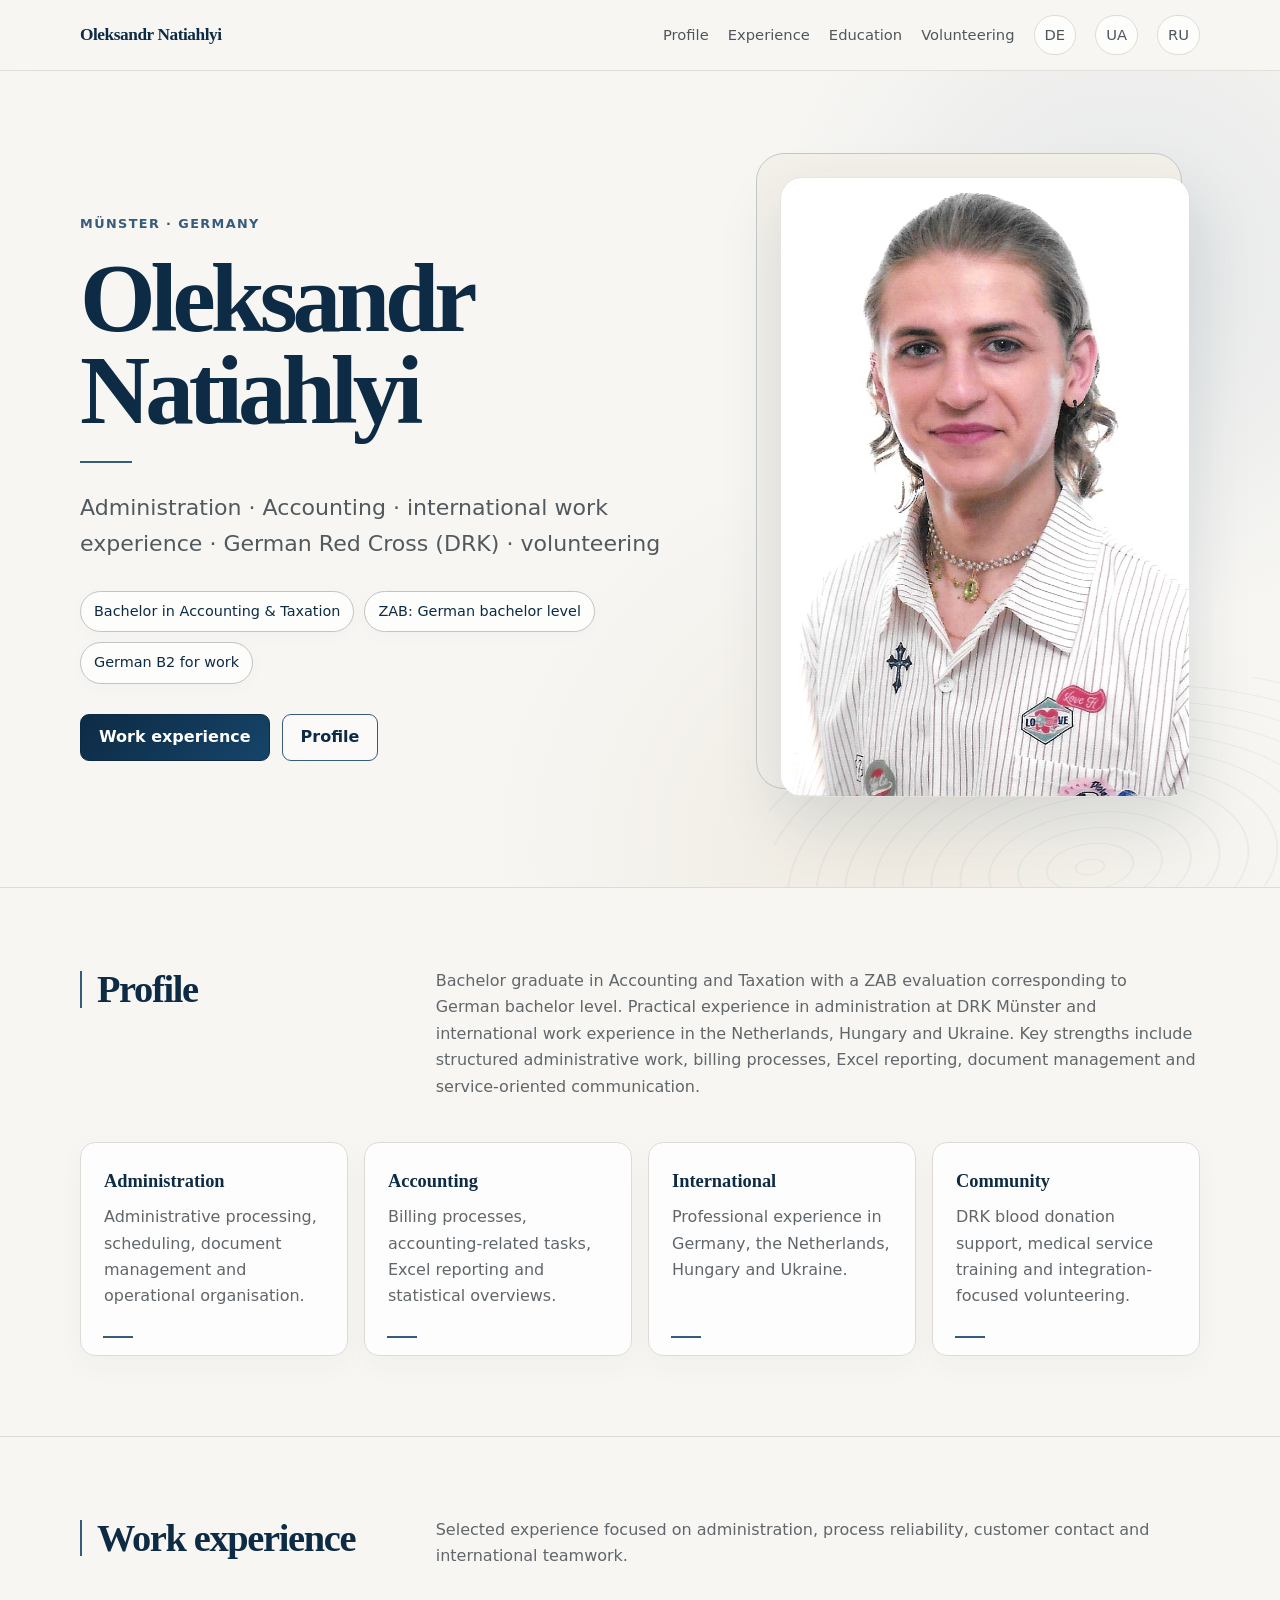
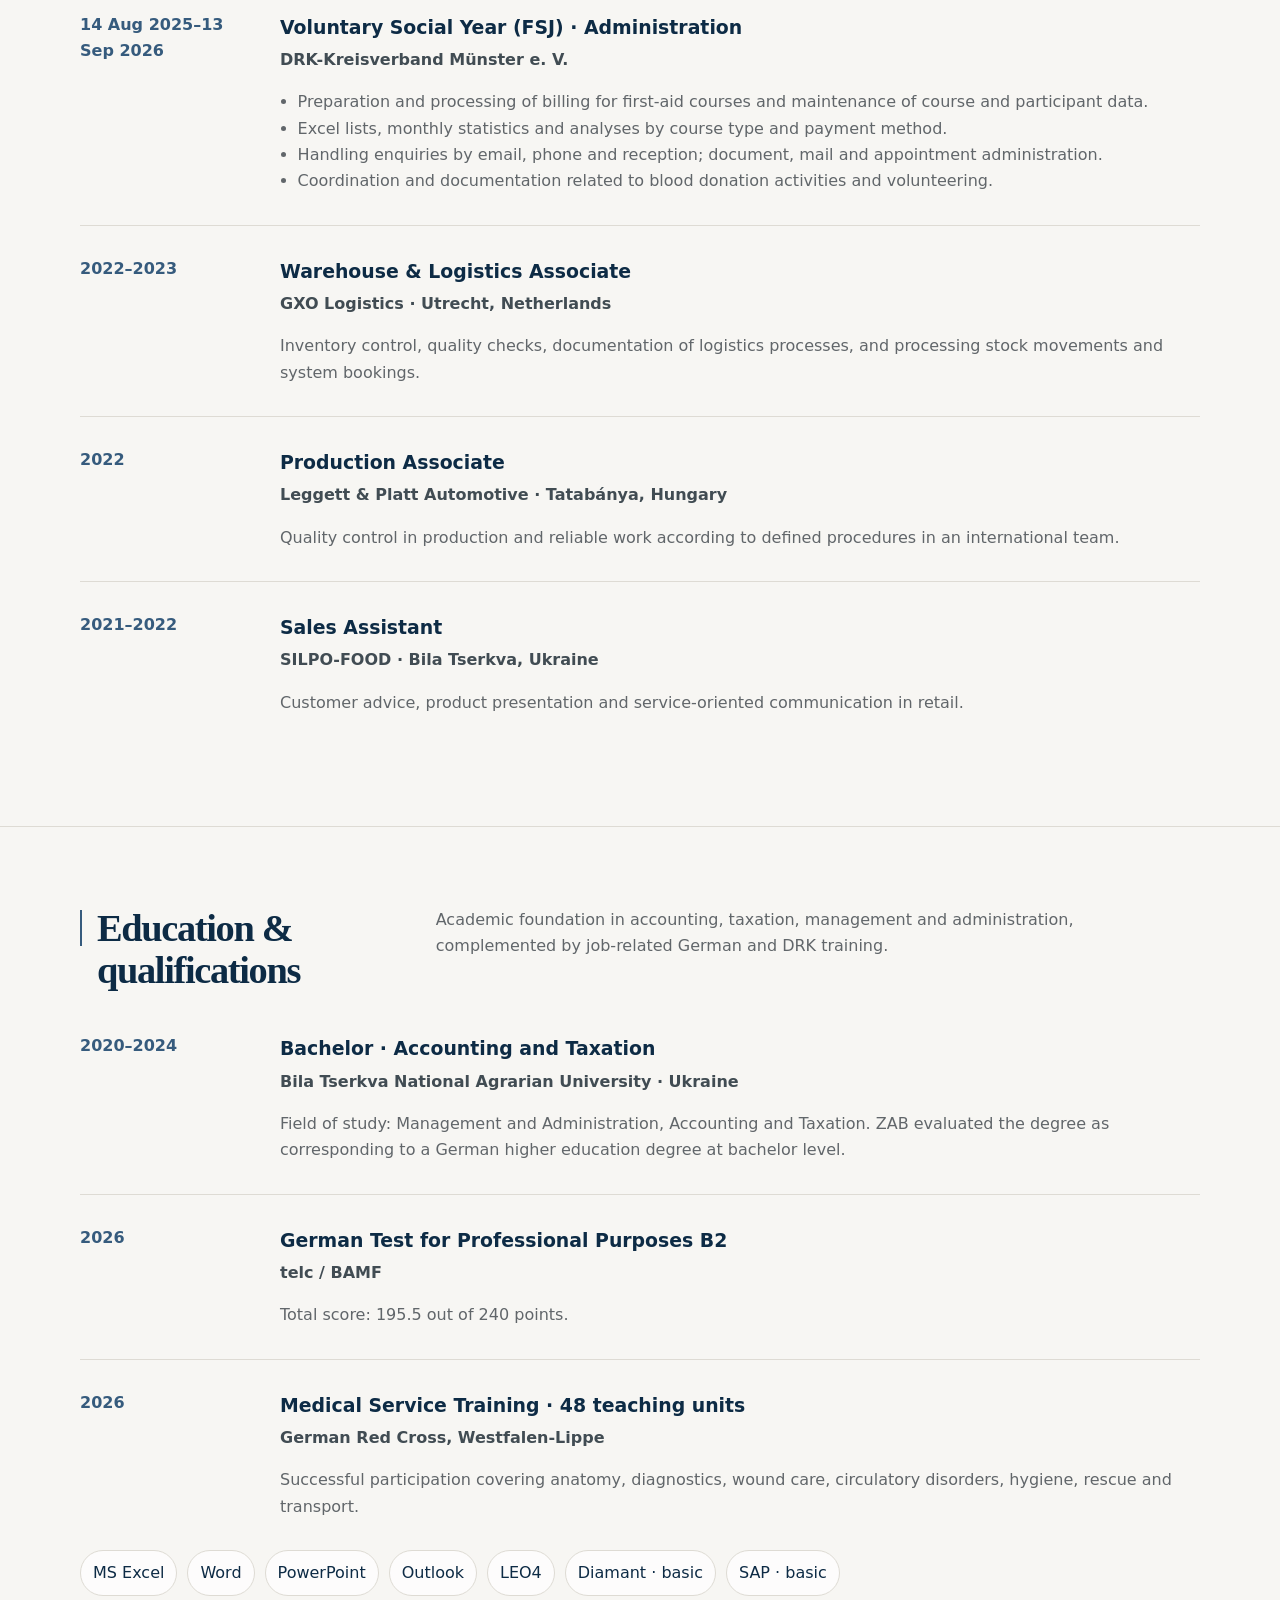
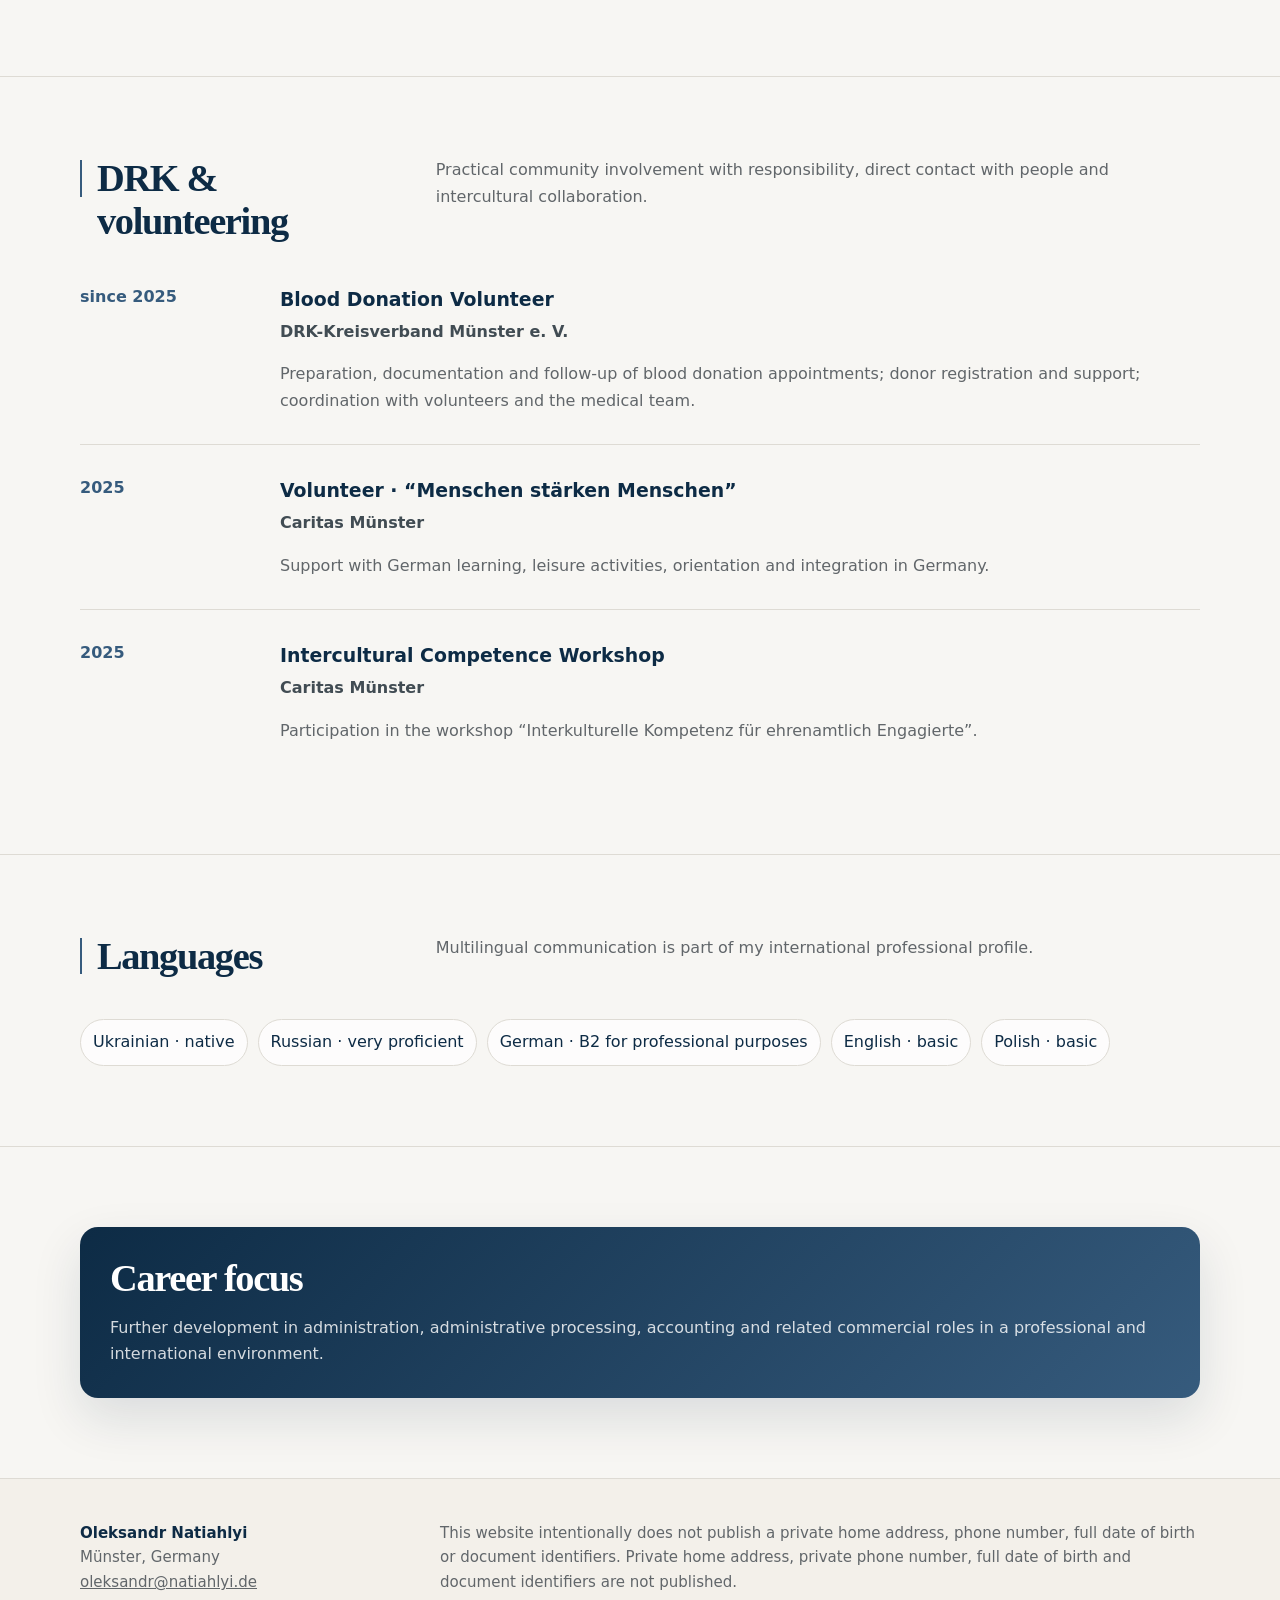
<file: index-en-fixed.html>
<!doctype html>
<html lang="en">
<head>
  <meta charset="utf-8">
  <meta name="viewport" content="width=device-width, initial-scale=1">
  <title>Oleksandr Natiahlyi | Administration, Accounting & International Experience</title>
  <meta name="description" content="Oleksandr Natiahlyi in Münster, Germany: administration, accounting, international work experience, DRK involvement and volunteering.">
  <meta name="robots" content="index,follow,max-image-preview:large">
  <meta name="theme-color" content="#f7f7f4">
  <meta property="og:type" content="profile">
  <meta property="og:title" content="Oleksandr Natiahlyi | Administration & Accounting">
  <meta property="og:description" content="Professional profile of Oleksandr Natiahlyi: administration, accounting, international experience, DRK and volunteering.">
  <link rel="canonical" href="https://natiahlyi.de/en/">
  <link rel="alternate" hreflang="de" href="https://natiahlyi.de/">
  <link rel="alternate" hreflang="en" href="https://natiahlyi.de/en/">
  <link rel="alternate" hreflang="uk" href="https://natiahlyi.de/uk/">
  <link rel="alternate" hreflang="ru" href="https://natiahlyi.de/ru/">
  <link rel="alternate" hreflang="x-default" href="https://natiahlyi.de/">
  <link rel="stylesheet" href="../style.css">
  <script type="application/ld+json">
  {
    "@context": "https://schema.org",
    "@type": "ProfilePage",
    "dateCreated": "2026-08-31",
    "dateModified": "2026-08-31",
    "mainEntity": {
      "@type": "Person",
      "@id": "#oleksandr-natiahlyi",
      "name": "Oleksandr Natiahlyi",
      "url": "https://natiahlyi.de/",
      "email": "mailto:oleksandr@natiahlyi.de",
      "description": "Bachelor graduate in Accounting and Taxation with experience in administration, international logistics and volunteering in Münster, Germany."
    }
  }
  </script>
  <meta property="og:url" content="https://natiahlyi.de/en/">
</head>
<body>
  <a class="skip-link" href="#main">Skip to content</a>
  <header class="site-header">
    <div class="container nav">
      <a class="brand" href="../">Oleksandr Natiahlyi</a>
      <nav class="nav-links" aria-label="Main navigation">
        <a href="#profile">Profile</a>
        <a href="#experience">Experience</a>
        <a href="#education">Education</a>
        <a href="#volunteering">Volunteering</a>
        <a class="lang" href="../" lang="de" hreflang="de">DE</a>
        <a class="lang" href="../uk/" lang="uk" hreflang="uk">UA</a>
        <a class="lang" href="../ru/" lang="ru" hreflang="ru">RU</a>
      </nav>
    </div>
  </header>

  <main id="main">
    <section class="hero">
      <div class="container hero-grid">
        <div>
          <p class="eyebrow">Münster · Germany</p>
          <h1>Oleksandr Natiahlyi</h1>
          <p class="lead">Administration · Accounting · international work experience · German Red Cross (DRK) · volunteering</p>
          <div class="meta" aria-label="Core profile">
            <span class="pill">Bachelor in Accounting &amp; Taxation</span>
            <span class="pill">ZAB: German bachelor level</span>
            <span class="pill">German B2 for work</span>
          </div>
          <div class="actions">
            <a class="button primary" href="#experience">Work experience</a>
            <a class="button secondary" href="#profile">Profile</a>
          </div>
        </div>
        <div class="portrait-wrap">
          <img class="portrait" src="../oleksandr-natiahlyi.jpeg" alt="Portrait of Oleksandr Natiahlyi" width="784" height="1120">
        </div>
      </div>
    </section>

    <section class="section" id="profile">
      <div class="container">
        <div class="section-head">
          <h2>Profile</h2>
          <p class="section-intro">Bachelor graduate in Accounting and Taxation with a ZAB evaluation corresponding to German bachelor level. Practical experience in administration at DRK Münster and international work experience in the Netherlands, Hungary and Ukraine. Key strengths include structured administrative work, billing processes, Excel reporting, document management and service-oriented communication.</p>
        </div>
        <div class="profile-grid">
          <article class="card"><h3>Administration</h3><p>Administrative processing, scheduling, document management and operational organisation.</p></article>
          <article class="card"><h3>Accounting</h3><p>Billing processes, accounting-related tasks, Excel reporting and statistical overviews.</p></article>
          <article class="card"><h3>International</h3><p>Professional experience in Germany, the Netherlands, Hungary and Ukraine.</p></article>
          <article class="card"><h3>Community</h3><p>DRK blood donation support, medical service training and integration-focused volunteering.</p></article>
        </div>
      </div>
    </section>

    <section class="section" id="experience">
      <div class="container">
        <div class="section-head">
          <h2>Work experience</h2>
          <p class="section-intro">Selected experience focused on administration, process reliability, customer contact and international teamwork.</p>
        </div>
        <div class="timeline">
          <article class="item">
            <time>14 Aug 2025–13 Sep 2026</time>
            <div>
              <h3>Voluntary Social Year (FSJ) · Administration</h3>
              <p class="org">DRK-Kreisverband Münster e. V.</p>
              <ul>
                <li>Preparation and processing of billing for first-aid courses and maintenance of course and participant data.</li>
                <li>Excel lists, monthly statistics and analyses by course type and payment method.</li>
                <li>Handling enquiries by email, phone and reception; document, mail and appointment administration.</li>
                <li>Coordination and documentation related to blood donation activities and volunteering.</li>
              </ul>
            </div>
          </article>
          <article class="item">
            <time>2022–2023</time>
            <div>
              <h3>Warehouse &amp; Logistics Associate</h3>
              <p class="org">GXO Logistics · Utrecht, Netherlands</p>
              <p>Inventory control, quality checks, documentation of logistics processes, and processing stock movements and system bookings.</p>
            </div>
          </article>
          <article class="item">
            <time>2022</time>
            <div>
              <h3>Production Associate</h3>
              <p class="org">Leggett &amp; Platt Automotive · Tatabánya, Hungary</p>
              <p>Quality control in production and reliable work according to defined procedures in an international team.</p>
            </div>
          </article>
          <article class="item">
            <time>2021–2022</time>
            <div>
              <h3>Sales Assistant</h3>
              <p class="org">SILPO-FOOD · Bila Tserkva, Ukraine</p>
              <p>Customer advice, product presentation and service-oriented communication in retail.</p>
            </div>
          </article>
        </div>
      </div>
    </section>

    <section class="section" id="education">
      <div class="container">
        <div class="section-head">
          <h2>Education &amp; qualifications</h2>
          <p class="section-intro">Academic foundation in accounting, taxation, management and administration, complemented by job-related German and DRK training.</p>
        </div>
        <div class="timeline">
          <article class="item">
            <time>2020–2024</time>
            <div>
              <h3>Bachelor · Accounting and Taxation</h3>
              <p class="org">Bila Tserkva National Agrarian University · Ukraine</p>
              <p>Field of study: Management and Administration, Accounting and Taxation. ZAB evaluated the degree as corresponding to a German higher education degree at bachelor level.</p>
            </div>
          </article>
          <article class="item">
            <time>2026</time>
            <div>
              <h3>German Test for Professional Purposes B2</h3>
              <p class="org">telc / BAMF</p>
              <p>Total score: 195.5 out of 240 points.</p>
            </div>
          </article>
          <article class="item">
            <time>2026</time>
            <div>
              <h3>Medical Service Training · 48 teaching units</h3>
              <p class="org">German Red Cross, Westfalen-Lippe</p>
              <p>Successful participation covering anatomy, diagnostics, wound care, circulatory disorders, hygiene, rescue and transport.</p>
            </div>
          </article>
        </div>
        <div class="skill-list" aria-label="Skills">
          <span class="skill">MS Excel</span><span class="skill">Word</span><span class="skill">PowerPoint</span><span class="skill">Outlook</span><span class="skill">LEO4</span><span class="skill">Diamant · basic</span><span class="skill">SAP · basic</span>
        </div>
      </div>
    </section>

    <section class="section" id="volunteering">
      <div class="container">
        <div class="section-head">
          <h2>DRK &amp; volunteering</h2>
          <p class="section-intro">Practical community involvement with responsibility, direct contact with people and intercultural collaboration.</p>
        </div>
        <div class="timeline">
          <article class="item">
            <time>since 2025</time>
            <div>
              <h3>Blood Donation Volunteer</h3>
              <p class="org">DRK-Kreisverband Münster e. V.</p>
              <p>Preparation, documentation and follow-up of blood donation appointments; donor registration and support; coordination with volunteers and the medical team.</p>
            </div>
          </article>
          <article class="item">
            <time>2025</time>
            <div>
              <h3>Volunteer · “Menschen stärken Menschen”</h3>
              <p class="org">Caritas Münster</p>
              <p>Support with German learning, leisure activities, orientation and integration in Germany.</p>
            </div>
          </article>
          <article class="item">
            <time>2025</time>
            <div>
              <h3>Intercultural Competence Workshop</h3>
              <p class="org">Caritas Münster</p>
              <p>Participation in the workshop “Interkulturelle Kompetenz für ehrenamtlich Engagierte”.</p>
            </div>
          </article>
        </div>
      </div>
    </section>


    <section class="section" id="languages">
      <div class="container">
        <div class="section-head">
          <h2>Languages</h2>
          <p class="section-intro">Multilingual communication is part of my international professional profile.</p>
        </div>
        <div class="skill-list" aria-label="Language skills">
          <span class="skill">Ukrainian · native</span>
          <span class="skill">Russian · very proficient</span>
          <span class="skill">German · B2 for professional purposes</span>
          <span class="skill">English · basic</span>
          <span class="skill">Polish · basic</span>
        </div>
      </div>
    </section>

    <section class="section">
      <div class="container">
        <div class="highlight">
          <h2>Career focus</h2>
          <p>Further development in administration, administrative processing, accounting and related commercial roles in a professional and international environment.</p>
        </div>
      </div>
    </section>
  </main>

  <footer class="footer">
    <div class="container footer-grid">
      <div><strong>Oleksandr Natiahlyi</strong><br>Münster, Germany<br><a href="mailto:oleksandr@natiahlyi.de">oleksandr@natiahlyi.de</a></div>
      <div class="note">This website intentionally does not publish a private home address, phone number, full date of birth or document identifiers. Private home address, private phone number, full date of birth and document identifiers are not published.</div>
    </div>
  </footer>
</body>
</html>
</file>
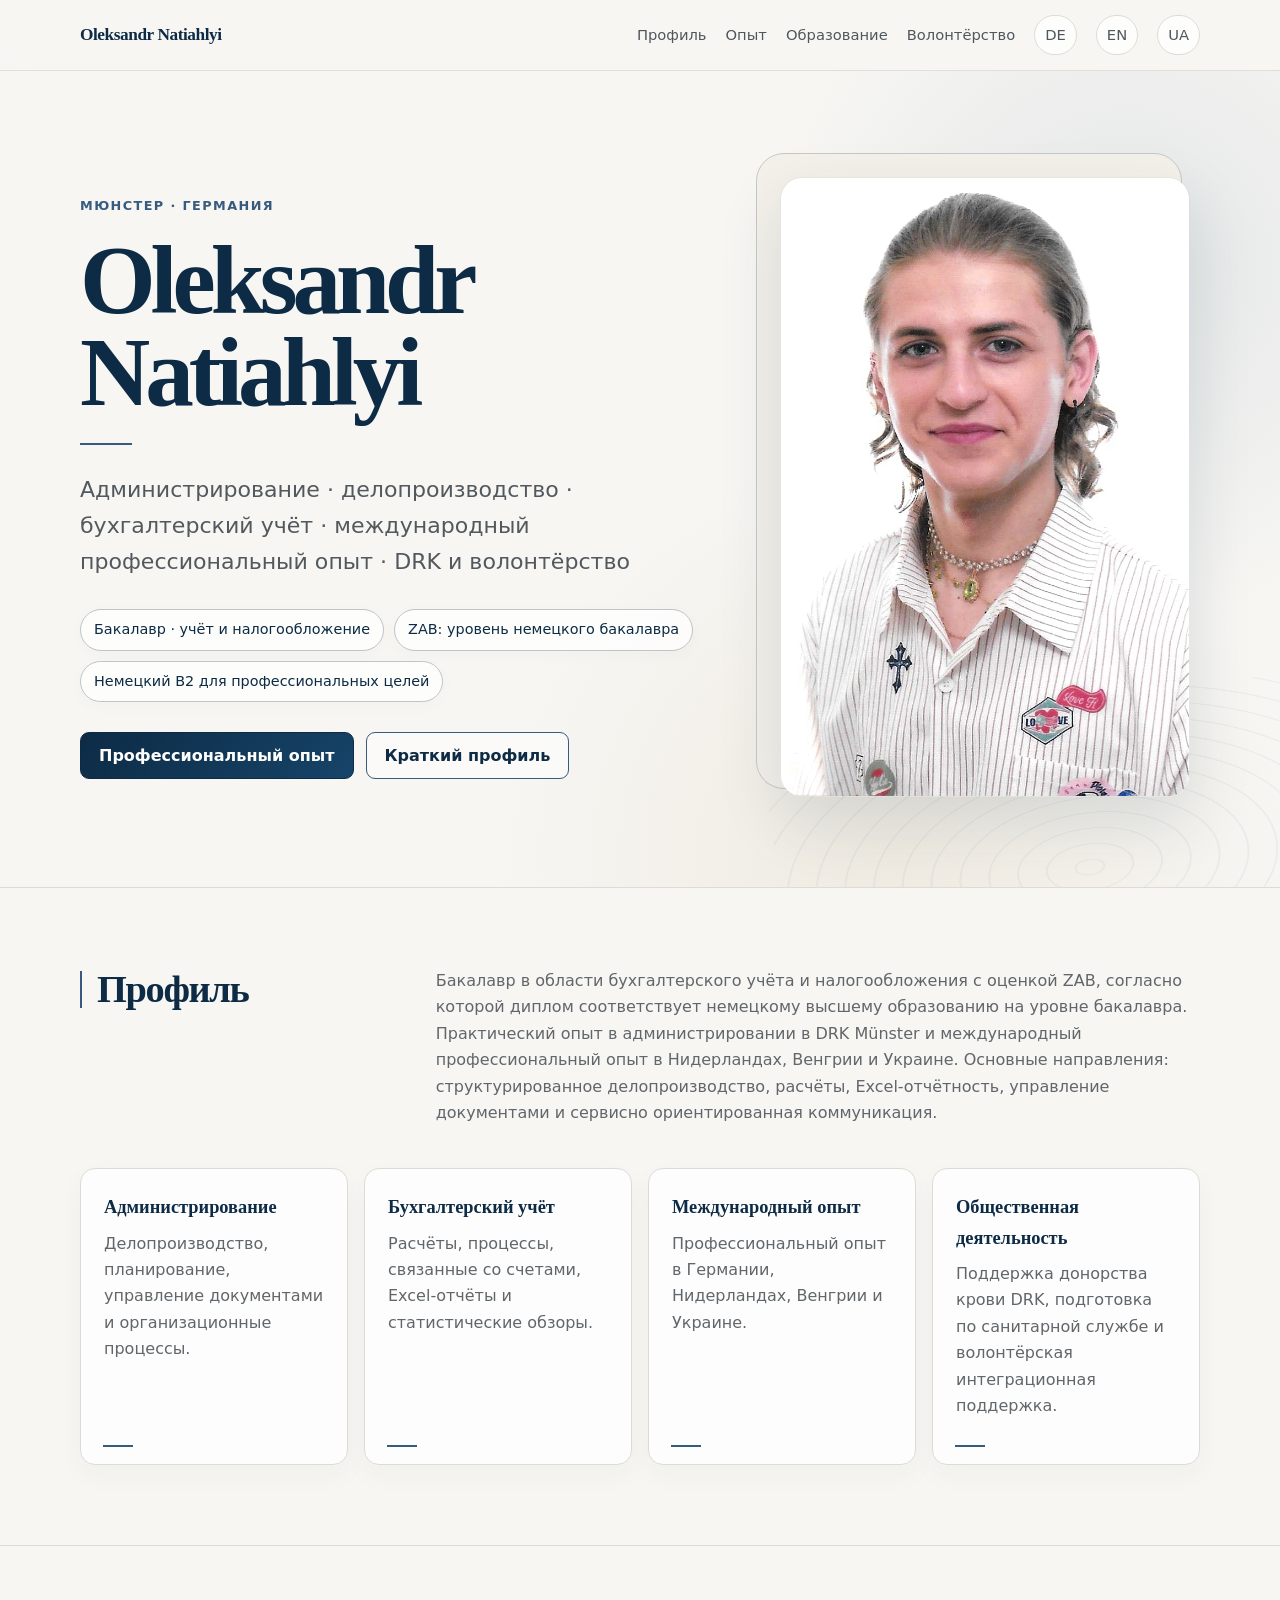
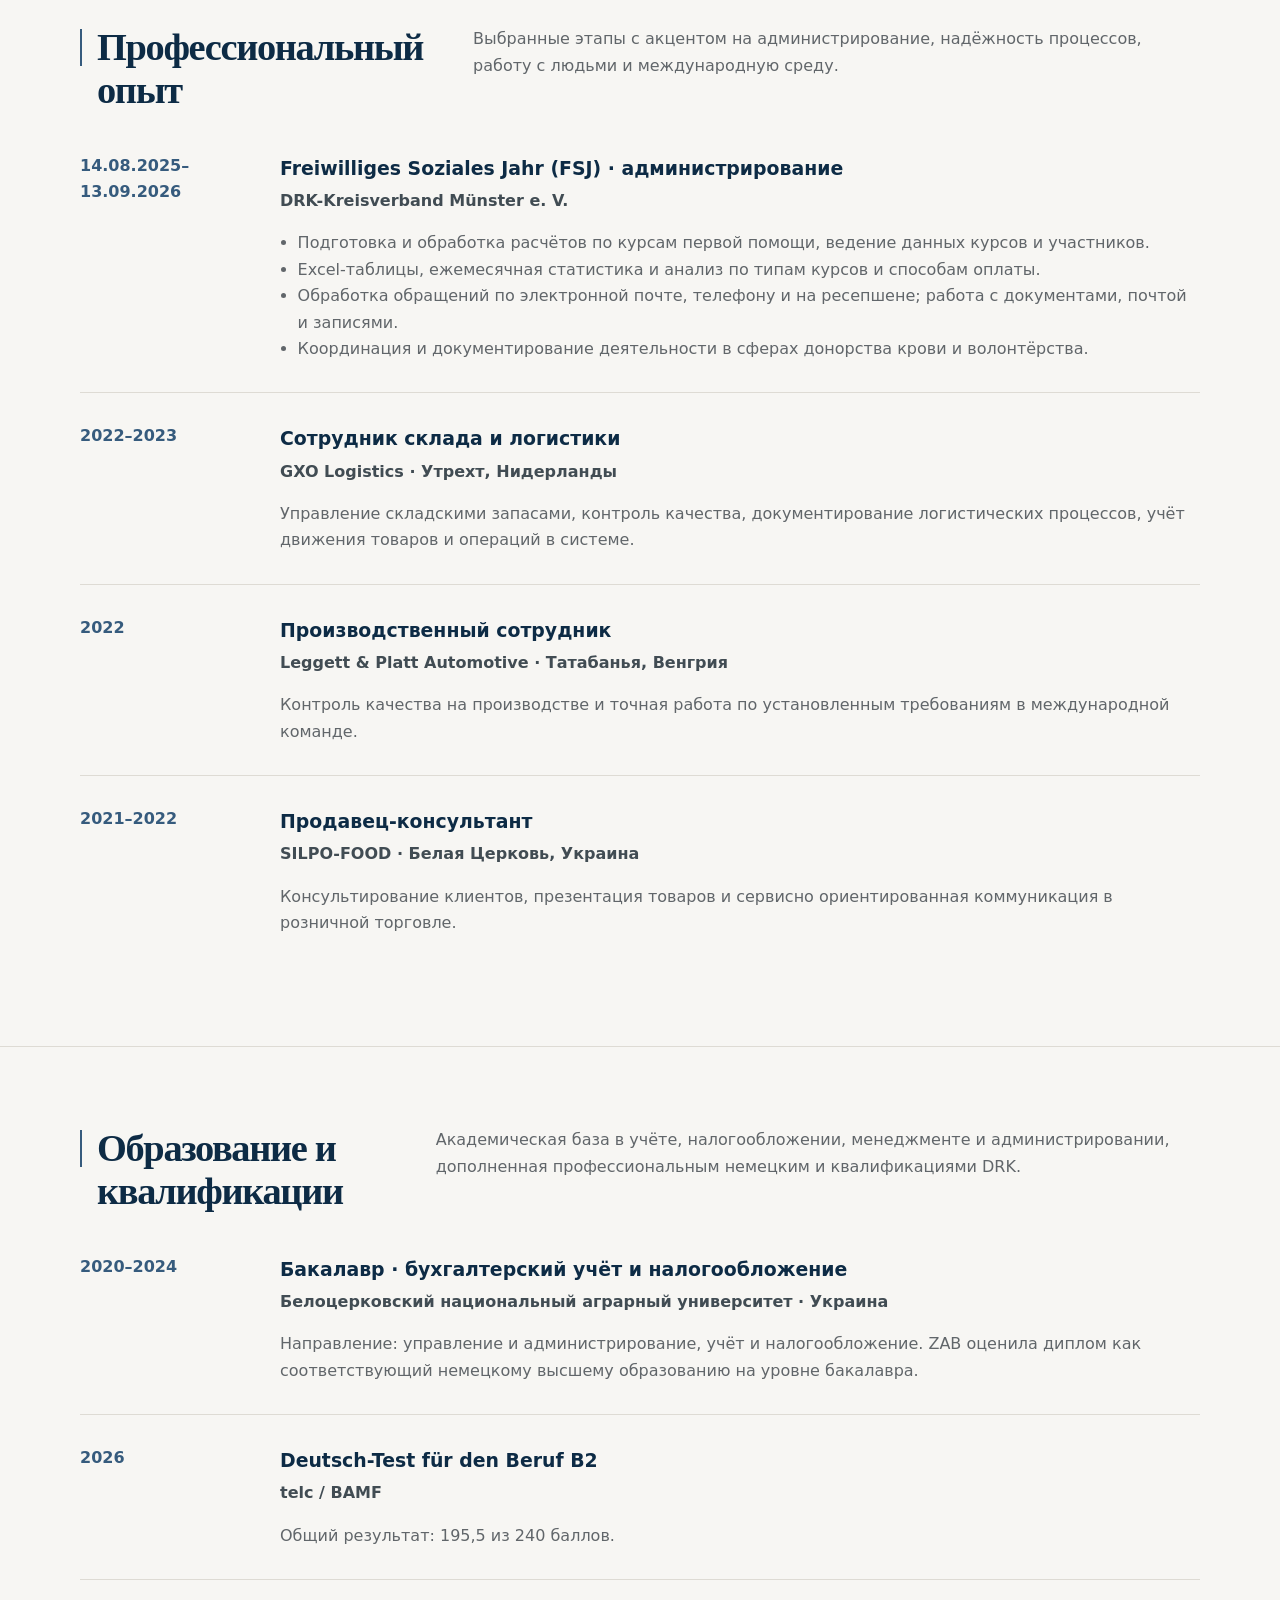
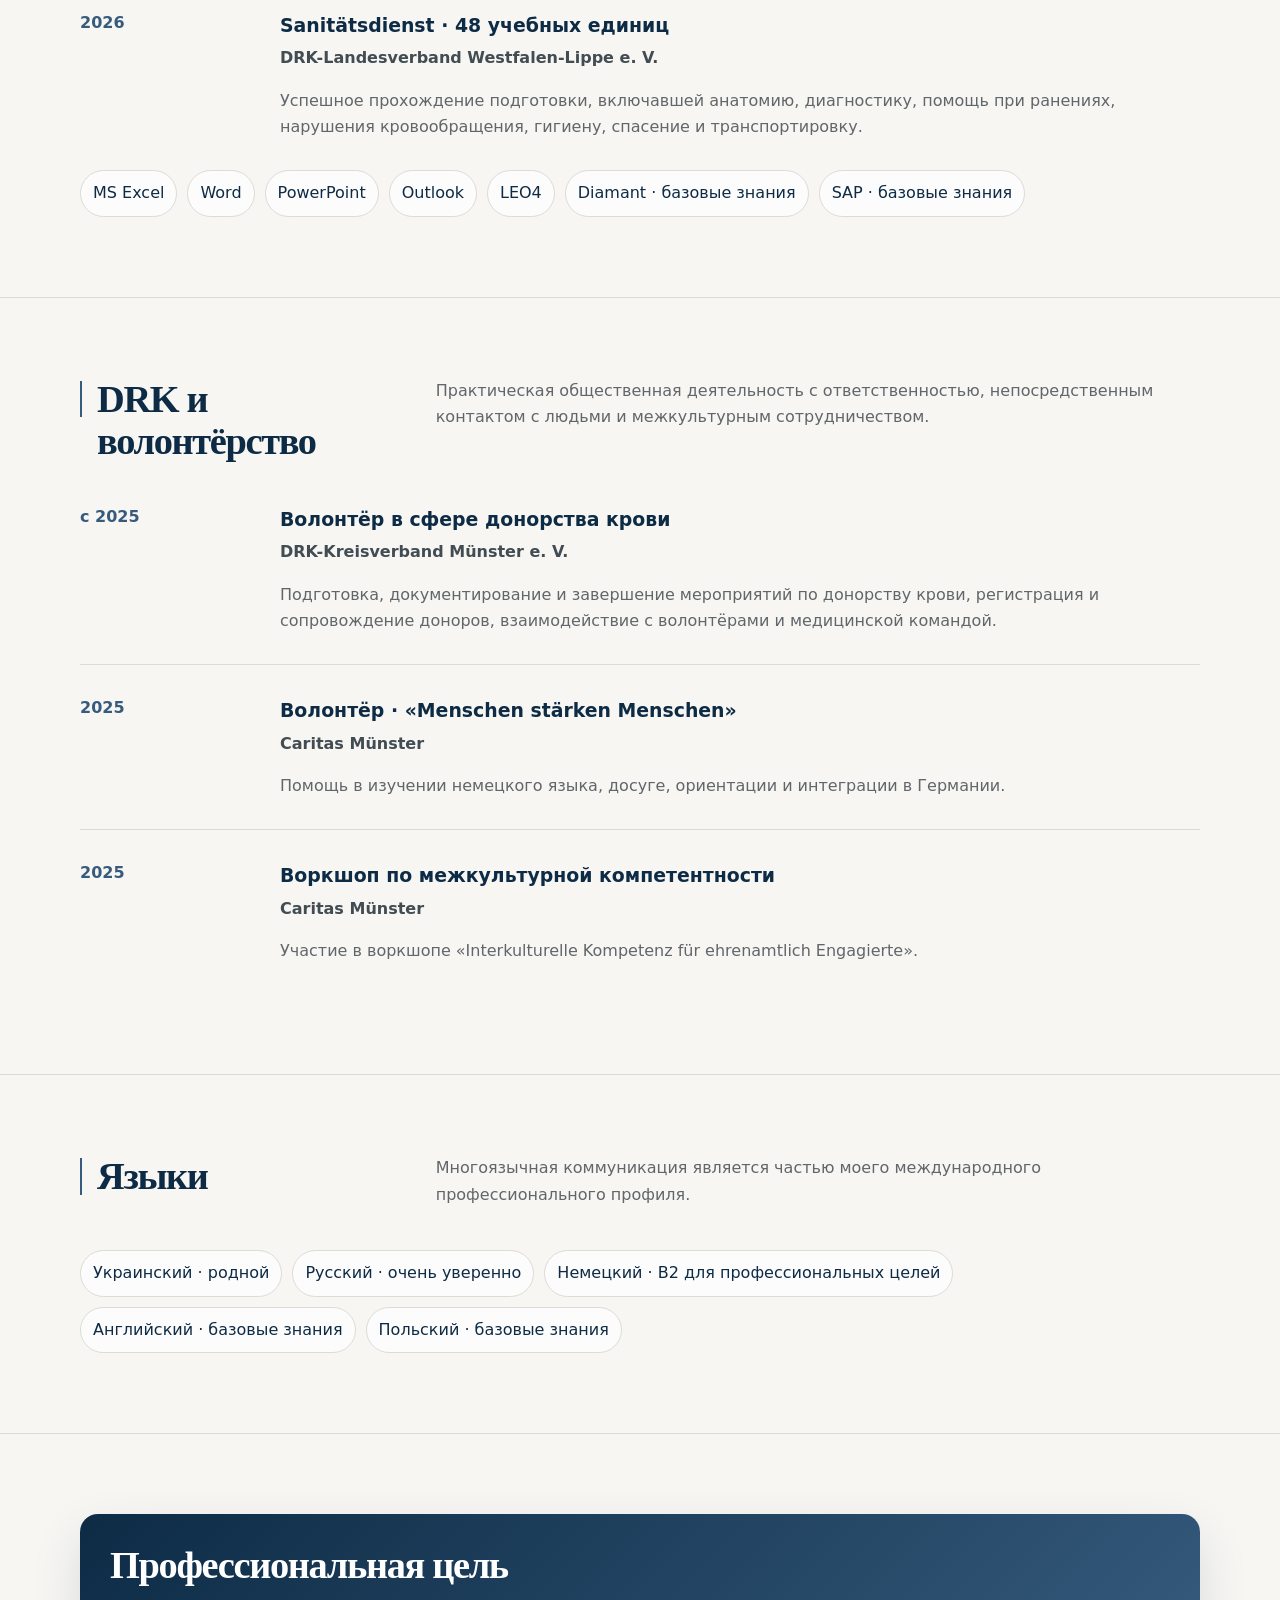
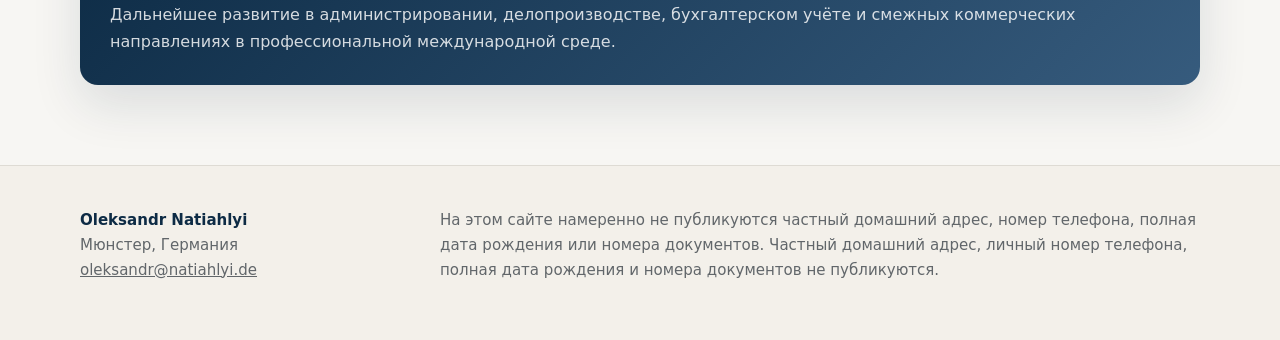
<file: index-ru-fixed.html>
<!doctype html>
<html lang="ru">
<head>
  <meta charset="utf-8">
  <meta name="viewport" content="width=device-width, initial-scale=1">
  <title>Oleksandr Natiahlyi | Администрирование, бухгалтерский учёт и международный опыт</title>
  <meta name="description" content="Профессиональный профиль Oleksandr Natiahlyi в Мюнстере: администрирование, делопроизводство, бухгалтерский учёт, международный опыт, DRK и волонтёрство.">
  <meta name="robots" content="index,follow,max-image-preview:large">
  <meta name="theme-color" content="#f7f7f4">
  <meta property="og:type" content="profile">
  <meta property="og:title" content="Oleksandr Natiahlyi | Администрирование и бухгалтерский учёт">
  <meta property="og:description" content="Профессиональный профиль Oleksandr Natiahlyi: администрирование, бухгалтерский учёт, международный опыт, DRK и волонтёрство.">
  <link rel="canonical" href="https://natiahlyi.de/ru/">
  <link rel="alternate" hreflang="de" href="https://natiahlyi.de/">
  <link rel="alternate" hreflang="en" href="https://natiahlyi.de/en/">
  <link rel="alternate" hreflang="uk" href="https://natiahlyi.de/uk/">
  <link rel="alternate" hreflang="ru" href="https://natiahlyi.de/ru/">
  <link rel="alternate" hreflang="x-default" href="https://natiahlyi.de/">
  <link rel="stylesheet" href="../style.css">
  <script type="application/ld+json">
  {
    "@context": "https://schema.org",
    "@type": "ProfilePage",
    "dateCreated": "2026-08-31",
    "dateModified": "2026-08-31",
    "mainEntity": {
      "@type": "Person",
      "@id": "#oleksandr-natiahlyi",
      "name": "Oleksandr Natiahlyi",
      "url": "https://natiahlyi.de/",
      "email": "mailto:oleksandr@natiahlyi.de",
      "description": "Бакалавр в области бухгалтерского учёта и налогообложения с опытом в администрировании, международной логистике и волонтёрстве в Мюнстере, Германия."
    }
  }
  </script>
  <meta property="og:url" content="https://natiahlyi.de/ru/">
</head>
<body>
  <a class="skip-link" href="#main">К содержанию</a>
  <header class="site-header"><div class="container nav"><a class="brand" href="../">Oleksandr Natiahlyi</a><nav class="nav-links" aria-label="Главная навигация">
    <a href="#profile">Профиль</a><a href="#experience">Опыт</a><a href="#education">Образование</a><a href="#volunteering">Волонтёрство</a>
    <a class="lang" href="../" lang="de" hreflang="de">DE</a><a class="lang" href="../en/" lang="en" hreflang="en">EN</a><a class="lang" href="../uk/" lang="uk" hreflang="uk">UA</a>
  </nav></div></header>

  <main id="main">
    <section class="hero"><div class="container hero-grid"><div><p class="eyebrow">Мюнстер · Германия</p><h1>Oleksandr Natiahlyi</h1><p class="lead">Администрирование · делопроизводство · бухгалтерский учёт · международный профессиональный опыт · DRK и волонтёрство</p>
      <div class="meta" aria-label="Ключевой профиль"><span class="pill">Бакалавр · учёт и налогообложение</span><span class="pill">ZAB: уровень немецкого бакалавра</span><span class="pill">Немецкий B2 для профессиональных целей</span></div>
      <div class="actions"><a class="button primary" href="#experience">Профессиональный опыт</a><a class="button secondary" href="#profile">Краткий профиль</a></div></div>
      <div class="portrait-wrap"><img class="portrait" src="../oleksandr-natiahlyi.jpeg" alt="Портрет Oleksandr Natiahlyi" width="784" height="1120"></div></div></section>

    <section class="section" id="profile"><div class="container"><div class="section-head"><h2>Профиль</h2><p class="section-intro">Бакалавр в области бухгалтерского учёта и налогообложения с оценкой ZAB, согласно которой диплом соответствует немецкому высшему образованию на уровне бакалавра. Практический опыт в администрировании в DRK Münster и международный профессиональный опыт в Нидерландах, Венгрии и Украине. Основные направления: структурированное делопроизводство, расчёты, Excel-отчётность, управление документами и сервисно ориентированная коммуникация.</p></div>
      <div class="profile-grid"><article class="card"><h3>Администрирование</h3><p>Делопроизводство, планирование, управление документами и организационные процессы.</p></article><article class="card"><h3>Бухгалтерский учёт</h3><p>Расчёты, процессы, связанные со счетами, Excel-отчёты и статистические обзоры.</p></article><article class="card"><h3>Международный опыт</h3><p>Профессиональный опыт в Германии, Нидерландах, Венгрии и Украине.</p></article><article class="card"><h3>Общественная деятельность</h3><p>Поддержка донорства крови DRK, подготовка по санитарной службе и волонтёрская интеграционная поддержка.</p></article></div>
    </div></section>

    <section class="section" id="experience"><div class="container"><div class="section-head"><h2>Профессиональный опыт</h2><p class="section-intro">Выбранные этапы с акцентом на администрирование, надёжность процессов, работу с людьми и международную среду.</p></div><div class="timeline">
      <article class="item"><time>14.08.2025–13.09.2026</time><div><h3>Freiwilliges Soziales Jahr (FSJ) · администрирование</h3><p class="org">DRK-Kreisverband Münster e. V.</p><ul><li>Подготовка и обработка расчётов по курсам первой помощи, ведение данных курсов и участников.</li><li>Excel-таблицы, ежемесячная статистика и анализ по типам курсов и способам оплаты.</li><li>Обработка обращений по электронной почте, телефону и на ресепшене; работа с документами, почтой и записями.</li><li>Координация и документирование деятельности в сферах донорства крови и волонтёрства.</li></ul></div></article>
      <article class="item"><time>2022–2023</time><div><h3>Сотрудник склада и логистики</h3><p class="org">GXO Logistics · Утрехт, Нидерланды</p><p>Управление складскими запасами, контроль качества, документирование логистических процессов, учёт движения товаров и операций в системе.</p></div></article>
      <article class="item"><time>2022</time><div><h3>Производственный сотрудник</h3><p class="org">Leggett &amp; Platt Automotive · Татабанья, Венгрия</p><p>Контроль качества на производстве и точная работа по установленным требованиям в международной команде.</p></div></article>
      <article class="item"><time>2021–2022</time><div><h3>Продавец-консультант</h3><p class="org">SILPO-FOOD · Белая Церковь, Украина</p><p>Консультирование клиентов, презентация товаров и сервисно ориентированная коммуникация в розничной торговле.</p></div></article>
    </div></div></section>

    <section class="section" id="education"><div class="container"><div class="section-head"><h2>Образование и квалификации</h2><p class="section-intro">Академическая база в учёте, налогообложении, менеджменте и администрировании, дополненная профессиональным немецким и квалификациями DRK.</p></div><div class="timeline">
      <article class="item"><time>2020–2024</time><div><h3>Бакалавр · бухгалтерский учёт и налогообложение</h3><p class="org">Белоцерковский национальный аграрный университет · Украина</p><p>Направление: управление и администрирование, учёт и налогообложение. ZAB оценила диплом как соответствующий немецкому высшему образованию на уровне бакалавра.</p></div></article>
      <article class="item"><time>2026</time><div><h3>Deutsch-Test für den Beruf B2</h3><p class="org">telc / BAMF</p><p>Общий результат: 195,5 из 240 баллов.</p></div></article>
      <article class="item"><time>2026</time><div><h3>Sanitätsdienst · 48 учебных единиц</h3><p class="org">DRK-Landesverband Westfalen-Lippe e. V.</p><p>Успешное прохождение подготовки, включавшей анатомию, диагностику, помощь при ранениях, нарушения кровообращения, гигиену, спасение и транспортировку.</p></div></article>
    </div><div class="skill-list" aria-label="Навыки"><span class="skill">MS Excel</span><span class="skill">Word</span><span class="skill">PowerPoint</span><span class="skill">Outlook</span><span class="skill">LEO4</span><span class="skill">Diamant · базовые знания</span><span class="skill">SAP · базовые знания</span></div></div></section>

    <section class="section" id="volunteering"><div class="container"><div class="section-head"><h2>DRK и волонтёрство</h2><p class="section-intro">Практическая общественная деятельность с ответственностью, непосредственным контактом с людьми и межкультурным сотрудничеством.</p></div><div class="timeline">
      <article class="item"><time>с 2025</time><div><h3>Волонтёр в сфере донорства крови</h3><p class="org">DRK-Kreisverband Münster e. V.</p><p>Подготовка, документирование и завершение мероприятий по донорству крови, регистрация и сопровождение доноров, взаимодействие с волонтёрами и медицинской командой.</p></div></article>
      <article class="item"><time>2025</time><div><h3>Волонтёр · «Menschen stärken Menschen»</h3><p class="org">Caritas Münster</p><p>Помощь в изучении немецкого языка, досуге, ориентации и интеграции в Германии.</p></div></article>
      <article class="item"><time>2025</time><div><h3>Воркшоп по межкультурной компетентности</h3><p class="org">Caritas Münster</p><p>Участие в воркшопе «Interkulturelle Kompetenz für ehrenamtlich Engagierte».</p></div></article>
    </div></div></section>

    <section class="section" id="languages"><div class="container"><div class="section-head"><h2>Языки</h2><p class="section-intro">Многоязычная коммуникация является частью моего международного профессионального профиля.</p></div><div class="skill-list" aria-label="Языковые навыки"><span class="skill">Украинский · родной</span><span class="skill">Русский · очень уверенно</span><span class="skill">Немецкий · B2 для профессиональных целей</span><span class="skill">Английский · базовые знания</span><span class="skill">Польский · базовые знания</span></div></div></section>

    <section class="section"><div class="container"><div class="highlight"><h2>Профессиональная цель</h2><p>Дальнейшее развитие в администрировании, делопроизводстве, бухгалтерском учёте и смежных коммерческих направлениях в профессиональной международной среде.</p></div></div></section>
  </main>
  <footer class="footer"><div class="container footer-grid"><div><strong>Oleksandr Natiahlyi</strong><br>Мюнстер, Германия<br><a href="mailto:oleksandr@natiahlyi.de">oleksandr@natiahlyi.de</a></div><div class="note">На этом сайте намеренно не публикуются частный домашний адрес, номер телефона, полная дата рождения или номера документов. Частный домашний адрес, личный номер телефона, полная дата рождения и номера документов не публикуются.</div></div></footer>
</body>
</html>
</file>
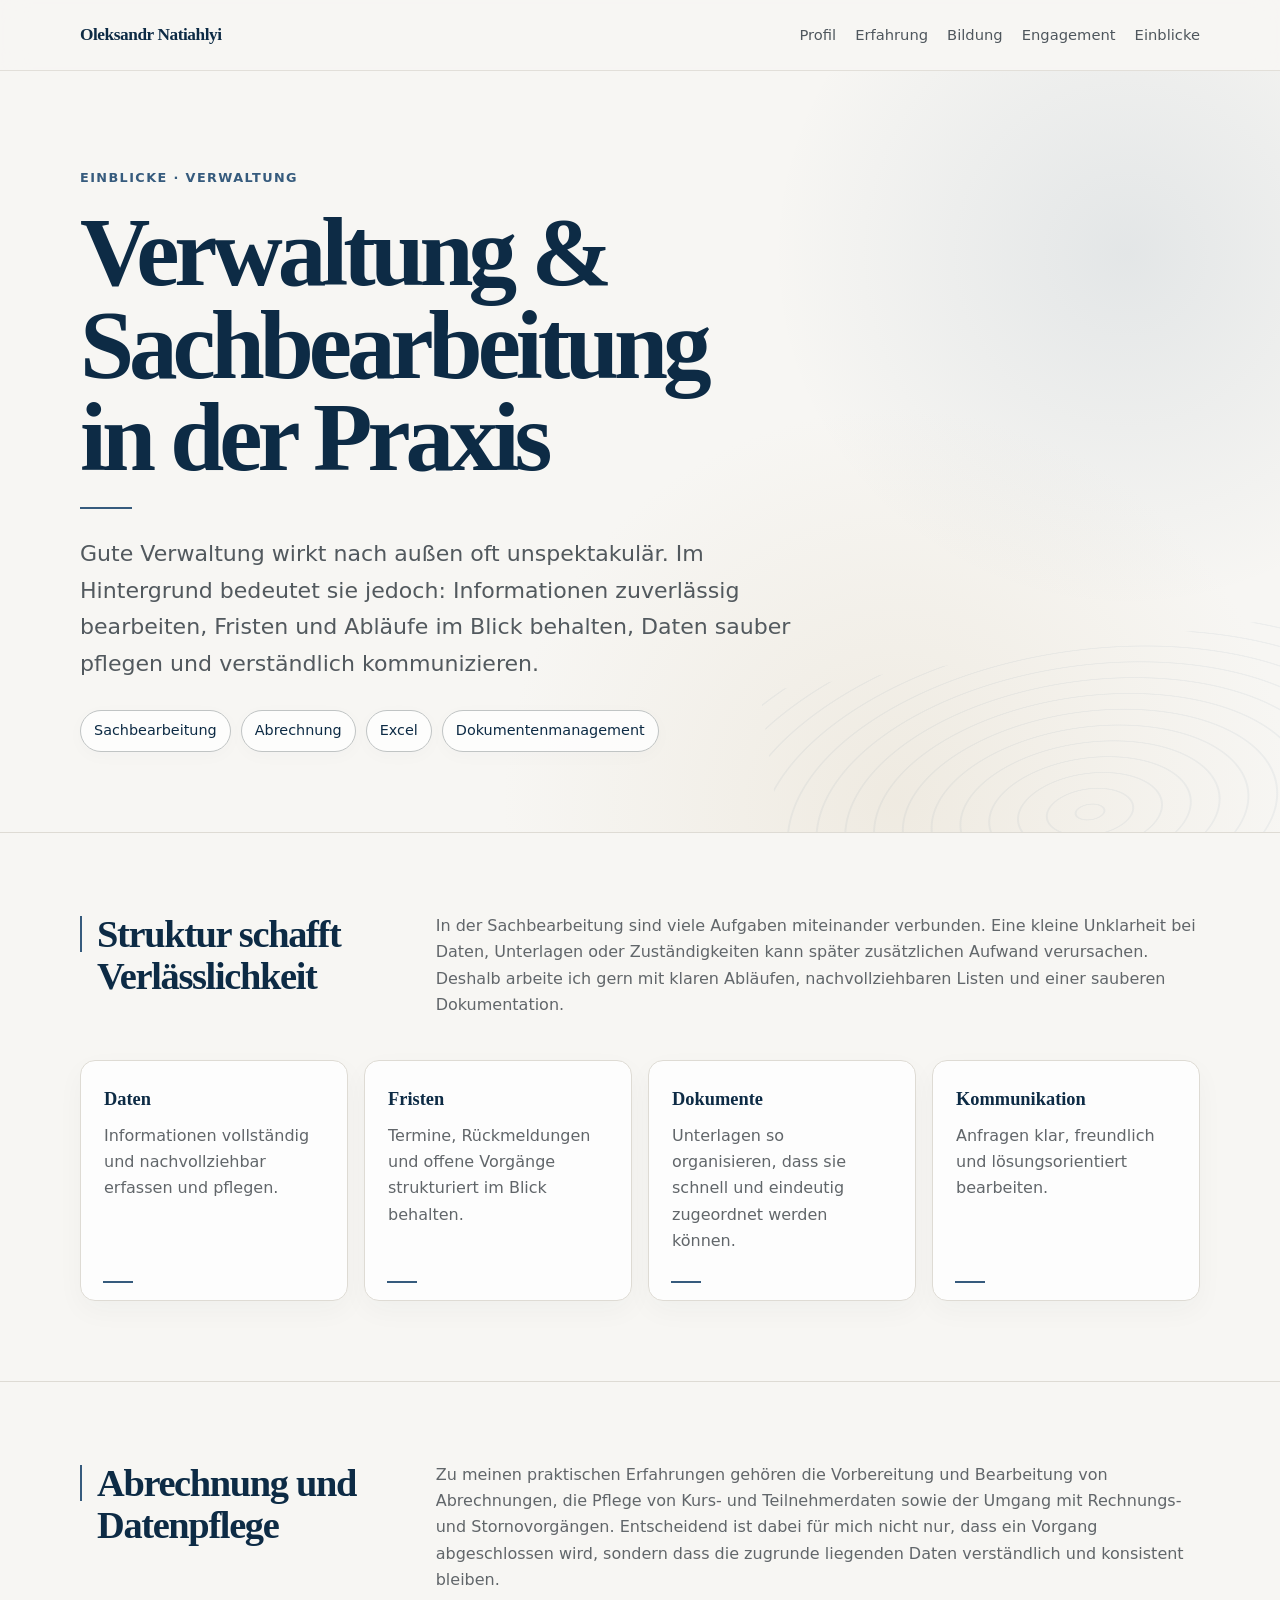
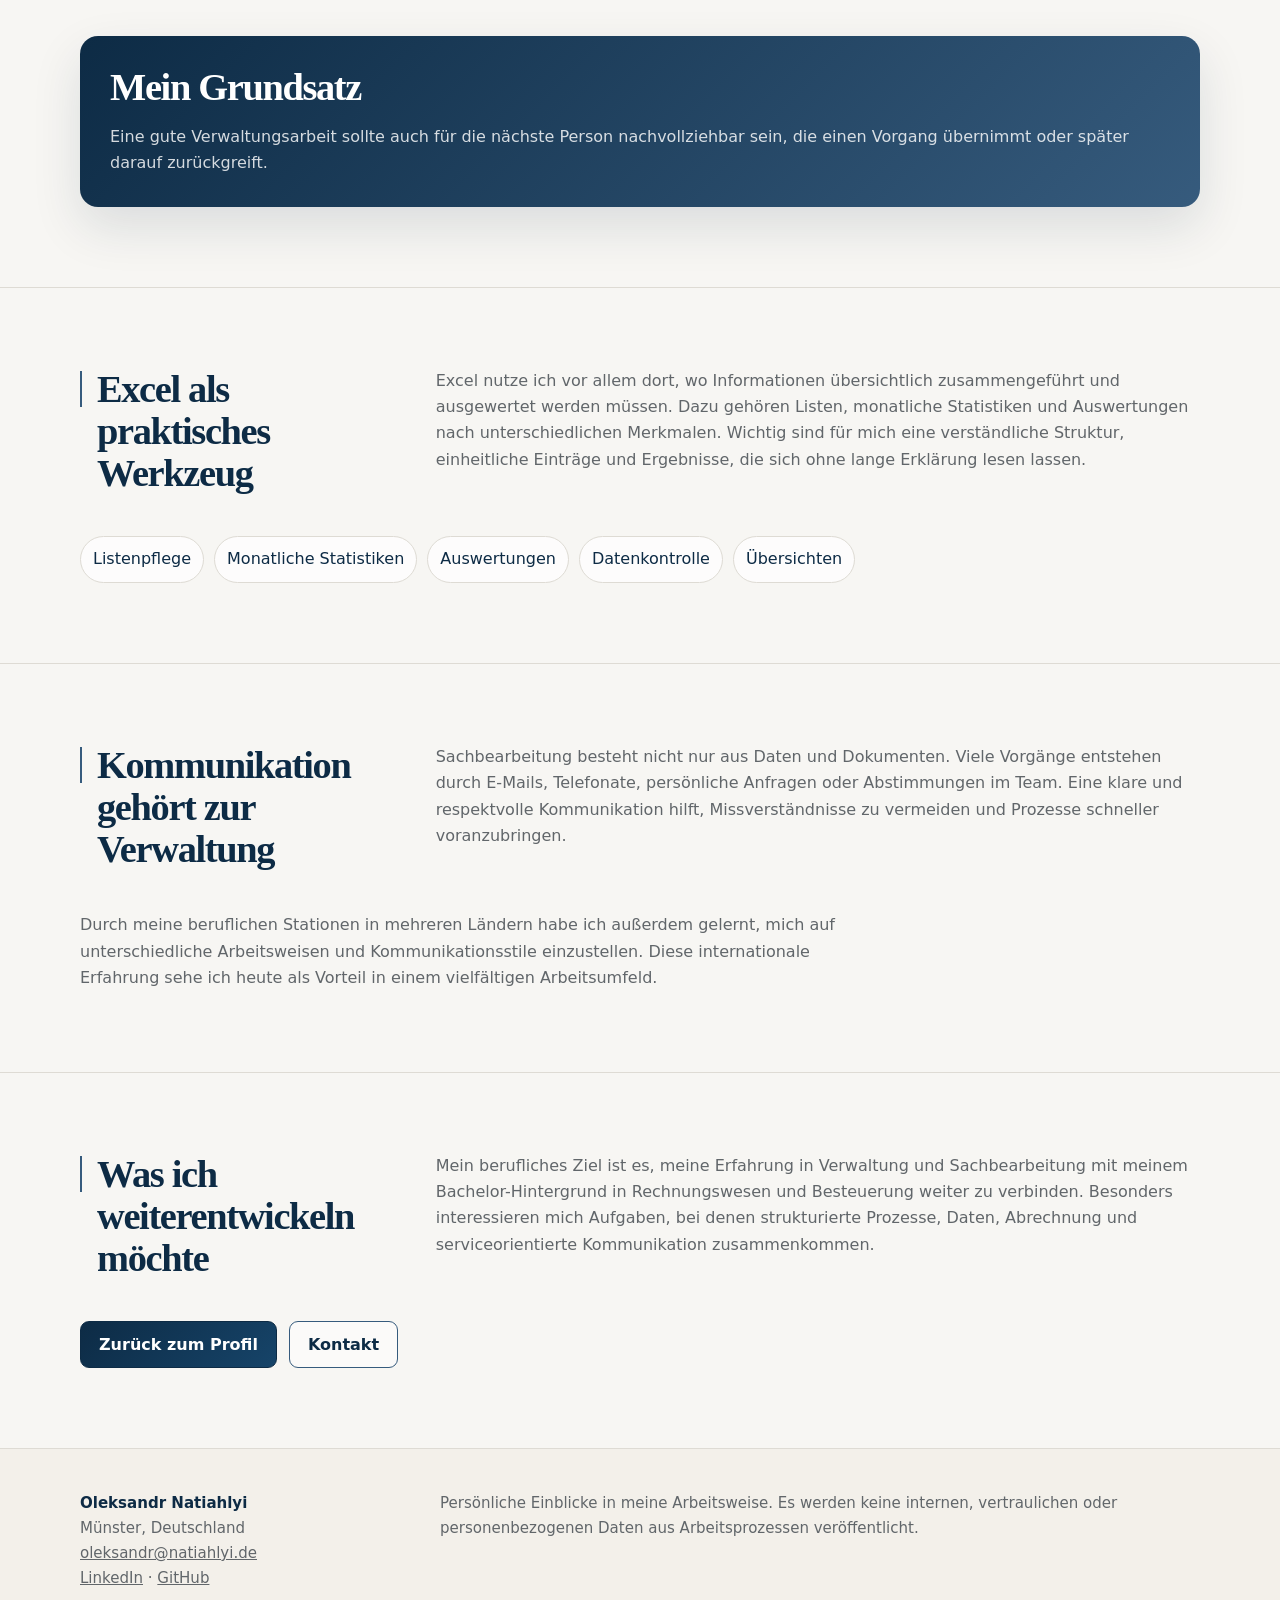
<file: verwaltung-sachbearbeitung.html>
<!doctype html>
<html lang="de">
<head>
  <meta charset="utf-8">
  <meta name="viewport" content="width=device-width, initial-scale=1">
  <title>Verwaltung &amp; Sachbearbeitung in der Praxis | Oleksandr Natiahlyi</title>
  <meta name="description" content="Einblicke von Oleksandr Natiahlyi in strukturierte Verwaltung und Sachbearbeitung: Abrechnung, Excel-Auswertungen, Dokumentenmanagement, Terminorganisation und Kommunikation.">
  <meta name="robots" content="index,follow,max-image-preview:large">
  <meta name="theme-color" content="#f7f7f4">
  <link rel="canonical" href="https://natiahlyi.de/verwaltung-sachbearbeitung.html">
  <link rel="stylesheet" href="style.css">
  <meta property="og:type" content="article">
  <meta property="og:title" content="Verwaltung &amp; Sachbearbeitung in der Praxis">
  <meta property="og:description" content="Was gute Verwaltung im Alltag ausmacht: Struktur, Verlässlichkeit, saubere Daten und klare Kommunikation.">
  <meta property="og:url" content="https://natiahlyi.de/verwaltung-sachbearbeitung.html">
  <script type="application/ld+json">
  {
    "@context": "https://schema.org",
    "@type": "Article",
    "headline": "Verwaltung & Sachbearbeitung in der Praxis",
    "description": "Einblicke in strukturierte Verwaltung und Sachbearbeitung mit Fokus auf Abrechnung, Excel-Auswertungen, Dokumentenmanagement und Kommunikation.",
    "datePublished": "2026-09-01",
    "dateModified": "2026-09-01",
    "author": {
      "@type": "Person",
      "name": "Oleksandr Natiahlyi",
      "url": "https://natiahlyi.de/",
      "sameAs": [
        "https://www.linkedin.com/in/oleksandr-natiahlyi",
        "https://github.com/oleksandr-natiahlyi"
      ]
    },
    "mainEntityOfPage": "https://natiahlyi.de/verwaltung-sachbearbeitung.html"
  }
  </script>
</head>
<body>
  <a class="skip-link" href="#main">Zum Inhalt</a>
  <header class="site-header">
    <div class="container nav">
      <a class="brand" href="/">Oleksandr Natiahlyi</a>
      <nav class="nav-links" aria-label="Hauptnavigation">
        <a href="/#profil">Profil</a>
        <a href="/#erfahrung">Erfahrung</a>
        <a href="/#bildung">Bildung</a>
        <a href="/#engagement">Engagement</a>
        <a href="/#einblicke">Einblicke</a>
      </nav>
    </div>
  </header>

  <main id="main">
    <section class="hero">
      <div class="container">
        <p class="eyebrow">Einblicke · Verwaltung</p>
        <h1 style="max-width:14ch">Verwaltung &amp; Sachbearbeitung in der Praxis</h1>
        <p class="lead">Gute Verwaltung wirkt nach außen oft unspektakulär. Im Hintergrund bedeutet sie jedoch: Informationen zuverlässig bearbeiten, Fristen und Abläufe im Blick behalten, Daten sauber pflegen und verständlich kommunizieren.</p>
        <div class="meta" aria-label="Themen">
          <span class="pill">Sachbearbeitung</span>
          <span class="pill">Abrechnung</span>
          <span class="pill">Excel</span>
          <span class="pill">Dokumentenmanagement</span>
        </div>
      </div>
    </section>

    <article>
      <section class="section">
        <div class="container">
          <div class="section-head">
            <h2>Struktur schafft Verlässlichkeit</h2>
            <p class="section-intro">In der Sachbearbeitung sind viele Aufgaben miteinander verbunden. Eine kleine Unklarheit bei Daten, Unterlagen oder Zuständigkeiten kann später zusätzlichen Aufwand verursachen. Deshalb arbeite ich gern mit klaren Abläufen, nachvollziehbaren Listen und einer sauberen Dokumentation.</p>
          </div>
          <div class="profile-grid">
            <article class="card"><h3>Daten</h3><p>Informationen vollständig und nachvollziehbar erfassen und pflegen.</p></article>
            <article class="card"><h3>Fristen</h3><p>Termine, Rückmeldungen und offene Vorgänge strukturiert im Blick behalten.</p></article>
            <article class="card"><h3>Dokumente</h3><p>Unterlagen so organisieren, dass sie schnell und eindeutig zugeordnet werden können.</p></article>
            <article class="card"><h3>Kommunikation</h3><p>Anfragen klar, freundlich und lösungsorientiert bearbeiten.</p></article>
          </div>
        </div>
      </section>

      <section class="section">
        <div class="container">
          <div class="section-head">
            <h2>Abrechnung und Datenpflege</h2>
            <p class="section-intro">Zu meinen praktischen Erfahrungen gehören die Vorbereitung und Bearbeitung von Abrechnungen, die Pflege von Kurs- und Teilnehmerdaten sowie der Umgang mit Rechnungs- und Stornovorgängen. Entscheidend ist dabei für mich nicht nur, dass ein Vorgang abgeschlossen wird, sondern dass die zugrunde liegenden Daten verständlich und konsistent bleiben.</p>
          </div>
          <div class="highlight">
            <h2>Mein Grundsatz</h2>
            <p>Eine gute Verwaltungsarbeit sollte auch für die nächste Person nachvollziehbar sein, die einen Vorgang übernimmt oder später darauf zurückgreift.</p>
          </div>
        </div>
      </section>

      <section class="section">
        <div class="container">
          <div class="section-head">
            <h2>Excel als praktisches Werkzeug</h2>
            <p class="section-intro">Excel nutze ich vor allem dort, wo Informationen übersichtlich zusammengeführt und ausgewertet werden müssen. Dazu gehören Listen, monatliche Statistiken und Auswertungen nach unterschiedlichen Merkmalen. Wichtig sind für mich eine verständliche Struktur, einheitliche Einträge und Ergebnisse, die sich ohne lange Erklärung lesen lassen.</p>
          </div>
          <div class="skill-list" aria-label="Arbeitsfelder mit Excel">
            <span class="skill">Listenpflege</span>
            <span class="skill">Monatliche Statistiken</span>
            <span class="skill">Auswertungen</span>
            <span class="skill">Datenkontrolle</span>
            <span class="skill">Übersichten</span>
          </div>
        </div>
      </section>

      <section class="section">
        <div class="container">
          <div class="section-head">
            <h2>Kommunikation gehört zur Verwaltung</h2>
            <p class="section-intro">Sachbearbeitung besteht nicht nur aus Daten und Dokumenten. Viele Vorgänge entstehen durch E-Mails, Telefonate, persönliche Anfragen oder Abstimmungen im Team. Eine klare und respektvolle Kommunikation hilft, Missverständnisse zu vermeiden und Prozesse schneller voranzubringen.</p>
          </div>
          <p class="section-intro">Durch meine beruflichen Stationen in mehreren Ländern habe ich außerdem gelernt, mich auf unterschiedliche Arbeitsweisen und Kommunikationsstile einzustellen. Diese internationale Erfahrung sehe ich heute als Vorteil in einem vielfältigen Arbeitsumfeld.</p>
        </div>
      </section>

      <section class="section">
        <div class="container">
          <div class="section-head">
            <h2>Was ich weiterentwickeln möchte</h2>
            <p class="section-intro">Mein berufliches Ziel ist es, meine Erfahrung in Verwaltung und Sachbearbeitung mit meinem Bachelor-Hintergrund in Rechnungswesen und Besteuerung weiter zu verbinden. Besonders interessieren mich Aufgaben, bei denen strukturierte Prozesse, Daten, Abrechnung und serviceorientierte Kommunikation zusammenkommen.</p>
          </div>
          <div class="actions">
            <a class="button primary" href="/">Zurück zum Profil</a>
            <a class="button secondary" href="mailto:oleksandr@natiahlyi.de">Kontakt</a>
          </div>
        </div>
      </section>
    </article>
  </main>

  <footer class="footer">
    <div class="container footer-grid">
      <div><strong>Oleksandr Natiahlyi</strong><br>Münster, Deutschland<br><a href="mailto:oleksandr@natiahlyi.de">oleksandr@natiahlyi.de</a><br><a href="https://www.linkedin.com/in/oleksandr-natiahlyi/">LinkedIn</a> · <a href="https://github.com/oleksandr-natiahlyi">GitHub</a></div>
      <div class="note">Persönliche Einblicke in meine Arbeitsweise. Es werden keine internen, vertraulichen oder personenbezogenen Daten aus Arbeitsprozessen veröffentlicht.</div>
    </div>
  </footer>
</body>
</html>
</file>
<file: style.css>
:root {
  --bg: #f7f6f3;
  --surface: #ffffff;
  --surface-soft: #f1eee8;
  --text: #2b2b2b;
  --muted: #61666a;
  --line: #dedbd4;
  --accent: #0d2b45;
  --accent-2: #365b7d;
  --beige: #e9e2d4;
  --max: 1120px;
}

* { box-sizing: border-box; }
html { scroll-behavior: smooth; }
body {
  margin: 0;
  font-family: Inter, ui-sans-serif, system-ui, -apple-system, BlinkMacSystemFont, "Segoe UI", sans-serif;
  color: var(--text);
  background: var(--bg);
  line-height: 1.65;
  -webkit-font-smoothing: antialiased;
}
a { color: inherit; }
img { max-width: 100%; display: block; }
.container { width: min(var(--max), calc(100% - 40px)); margin-inline: auto; }

.skip-link {
  position: absolute;
  left: -9999px;
  top: auto;
}
.skip-link:focus {
  left: 16px;
  top: 16px;
  z-index: 100;
  padding: 10px 14px;
  color: var(--accent);
  background: var(--surface);
  border: 1px solid var(--line);
  border-radius: 999px;
}

.site-header {
  position: sticky;
  top: 0;
  z-index: 20;
  background: color-mix(in srgb, var(--bg) 91%, transparent);
  backdrop-filter: blur(14px);
  border-bottom: 1px solid color-mix(in srgb, var(--line) 82%, transparent);
}
.nav {
  min-height: 70px;
  display: flex;
  align-items: center;
  justify-content: space-between;
  gap: 20px;
}
.brand {
  color: var(--accent);
  font-family: Georgia, "Times New Roman", serif;
  font-size: 1.08rem;
  font-weight: 700;
  text-decoration: none;
  letter-spacing: -0.025em;
}
.nav-links {
  display: flex;
  align-items: center;
  gap: 19px;
  flex-wrap: wrap;
}
.nav-links a {
  color: #4f575d;
  text-decoration: none;
  font-size: 0.92rem;
  transition: color .18s ease, border-color .18s ease, background .18s ease;
}
.nav-links a:hover,
.nav-links a:focus { color: var(--accent); }
.lang {
  min-width: 38px;
  padding: 7px 10px;
  text-align: center;
  border: 1px solid var(--line);
  border-radius: 999px;
  background: rgba(255,255,255,.72);
}
.lang:hover,
.lang:focus {
  border-color: color-mix(in srgb, var(--accent-2) 55%, var(--line));
  background: var(--surface);
}

.hero {
  position: relative;
  overflow: hidden;
  padding: 96px 0 80px;
  background:
    radial-gradient(circle at 88% 24%, rgba(54, 91, 125, .10), transparent 28%),
    radial-gradient(circle at 70% 96%, rgba(233, 226, 212, .58), transparent 34%);
}
.hero::after {
  content: "";
  position: absolute;
  right: -120px;
  bottom: -145px;
  width: 620px;
  height: 330px;
  opacity: .45;
  pointer-events: none;
  background:
    repeating-radial-gradient(ellipse at center, transparent 0 13px, rgba(54,91,125,.13) 14px 15px, transparent 16px 29px);
  transform: rotate(-8deg);
}
.hero > .container { position: relative; z-index: 1; }
.hero-grid {
  display: grid;
  grid-template-columns: 1.18fr .82fr;
  gap: 72px;
  align-items: center;
}
.eyebrow {
  margin: 0 0 18px;
  color: var(--accent-2);
  font-weight: 780;
  letter-spacing: .11em;
  text-transform: uppercase;
  font-size: .80rem;
}
h1 {
  margin: 0;
  max-width: 9ch;
  color: var(--accent);
  font-family: Georgia, "Times New Roman", serif;
  font-size: clamp(3.25rem, 7.6vw, 6.25rem);
  font-weight: 700;
  line-height: .95;
  letter-spacing: -0.052em;
}
h1::after {
  content: "";
  display: block;
  width: 52px;
  height: 2px;
  margin-top: 24px;
  background: var(--accent-2);
}
.lead {
  max-width: 720px;
  margin: 27px 0 0;
  color: #52595e;
  font-size: clamp(1.12rem, 2vw, 1.38rem);
}
.meta {
  display: flex;
  gap: 10px;
  flex-wrap: wrap;
  margin: 28px 0 0;
}
.pill {
  padding: 8px 13px;
  color: var(--accent);
  font-size: .90rem;
  background: rgba(255,255,255,.78);
  border: 1px solid color-mix(in srgb, var(--accent-2) 18%, var(--line));
  border-radius: 999px;
  box-shadow: 0 4px 18px rgba(13,43,69,.025);
}
.actions {
  display: flex;
  gap: 12px;
  flex-wrap: wrap;
  margin-top: 30px;
}
.button {
  min-height: 47px;
  padding: 0 18px;
  display: inline-flex;
  align-items: center;
  justify-content: center;
  gap: 8px;
  color: var(--accent);
  font-weight: 750;
  text-decoration: none;
  border: 1px solid var(--accent-2);
  border-radius: 9px;
  transition: transform .18s ease, box-shadow .18s ease, background .18s ease;
}
.button:hover,
.button:focus {
  transform: translateY(-1px);
  box-shadow: 0 10px 24px rgba(13,43,69,.10);
}
.button.primary {
  color: white;
  background: linear-gradient(135deg, var(--accent), #164469);
  border-color: var(--accent);
}
.button.secondary { background: rgba(255,255,255,.45); }
.portrait-wrap {
  position: relative;
  padding: 10px;
}
.portrait-wrap::before {
  content: "";
  position: absolute;
  inset: -14px 18px 18px -14px;
  z-index: -1;
  background: color-mix(in srgb, var(--beige) 50%, white);
  border: 1px solid color-mix(in srgb, var(--accent-2) 15%, var(--line));
  border-radius: 28px;
}
.portrait {
  width: 100%;
  max-height: 620px;
  object-fit: cover;
  object-position: center 24%;
  border: 1px solid rgba(13,43,69,.06);
  border-radius: 22px;
  box-shadow: 0 24px 64px rgba(13,43,69,.13);
}

.section {
  padding: 80px 0;
  border-top: 1px solid var(--line);
}
.section-head {
  display: grid;
  grid-template-columns: .40fr 1fr;
  gap: 50px;
  margin-bottom: 42px;
}
.section h2 {
  position: relative;
  margin: 0;
  padding-left: 17px;
  color: var(--accent);
  font-family: Georgia, "Times New Roman", serif;
  font-size: clamp(1.95rem, 3vw, 2.75rem);
  letter-spacing: -0.035em;
  line-height: 1.1;
}
.section h2::before {
  content: "";
  position: absolute;
  left: 0;
  top: .08em;
  width: 2px;
  height: .95em;
  background: var(--accent-2);
}
.section-intro {
  max-width: 760px;
  margin: 0;
  color: var(--muted);
}

.profile-grid {
  display: grid;
  grid-template-columns: repeat(4, 1fr);
  gap: 16px;
}
.card {
  position: relative;
  overflow: hidden;
  padding: 23px;
  background: rgba(255,255,255,.82);
  border: 1px solid var(--line);
  border-radius: 15px;
  box-shadow: 0 10px 28px rgba(13,43,69,.035);
}
.card::after {
  content: "";
  position: absolute;
  left: 22px;
  bottom: 17px;
  width: 30px;
  height: 2px;
  background: var(--accent-2);
}
.card h3 {
  margin: 0 0 8px;
  color: var(--accent);
  font-family: Georgia, "Times New Roman", serif;
  font-size: 1.15rem;
}
.card p {
  margin: 0;
  padding-bottom: 22px;
  color: var(--muted);
}

.timeline { display: grid; gap: 0; }
.item {
  display: grid;
  grid-template-columns: 170px 1fr;
  gap: 30px;
  padding: 30px 0;
  border-top: 1px solid var(--line);
}
.item:first-child {
  padding-top: 0;
  border-top: 0;
}
.item time {
  color: var(--accent-2);
  font-weight: 780;
}
.item h3 {
  margin: 0;
  color: var(--accent);
  font-size: 1.18rem;
}
.item .org {
  margin: 4px 0 10px;
  color: #414c53;
  font-weight: 680;
}
.item p,
.item ul {
  margin-bottom: 0;
  color: var(--muted);
}
.item ul { padding-left: 1.1rem; }

.skill-list {
  display: flex;
  gap: 10px;
  flex-wrap: wrap;
}
.skill {
  padding: 9px 12px;
  color: var(--accent);
  background: rgba(255,255,255,.74);
  border: 1px solid var(--line);
  border-radius: 999px;
}

.highlight {
  padding: 30px;
  color: white;
  background: linear-gradient(135deg, var(--accent), var(--accent-2));
  border-radius: 18px;
  box-shadow: 0 20px 50px rgba(13,43,69,.12);
}
.highlight h2 {
  color: white;
  padding-left: 0;
}
.highlight h2::before { display: none; }
.highlight p {
  margin-bottom: 0;
  color: rgba(255,255,255,.82);
}

.footer {
  padding: 42px 0 58px;
  color: var(--muted);
  font-size: .94rem;
  background: color-mix(in srgb, var(--beige) 28%, var(--bg));
  border-top: 1px solid var(--line);
}
.footer strong { color: var(--accent); }
.footer-grid {
  display: flex;
  justify-content: space-between;
  gap: 24px;
  flex-wrap: wrap;
}
.note { max-width: 760px; }

@media (max-width: 900px) {
  .hero { padding-top: 66px; }
  .hero-grid { grid-template-columns: 1fr; gap: 46px; }
  h1 { max-width: none; }
  .portrait { max-height: 720px; }
  .profile-grid { grid-template-columns: repeat(2, 1fr); }
  .section-head { grid-template-columns: 1fr; gap: 14px; }
}

@media (max-width: 620px) {
  .container { width: min(100% - 28px, var(--max)); }
  .nav { min-height: 64px; }
  .nav-links a:not(.lang) { display: none; }
  .hero { padding: 52px 0 58px; }
  .hero::after { opacity: .22; }
  h1 { font-size: clamp(3rem, 17vw, 4.7rem); }
  .profile-grid { grid-template-columns: 1fr; }
  .item { grid-template-columns: 1fr; gap: 8px; }
  .section { padding: 60px 0; }
  .section h2 { padding-left: 14px; }
}
</file>
